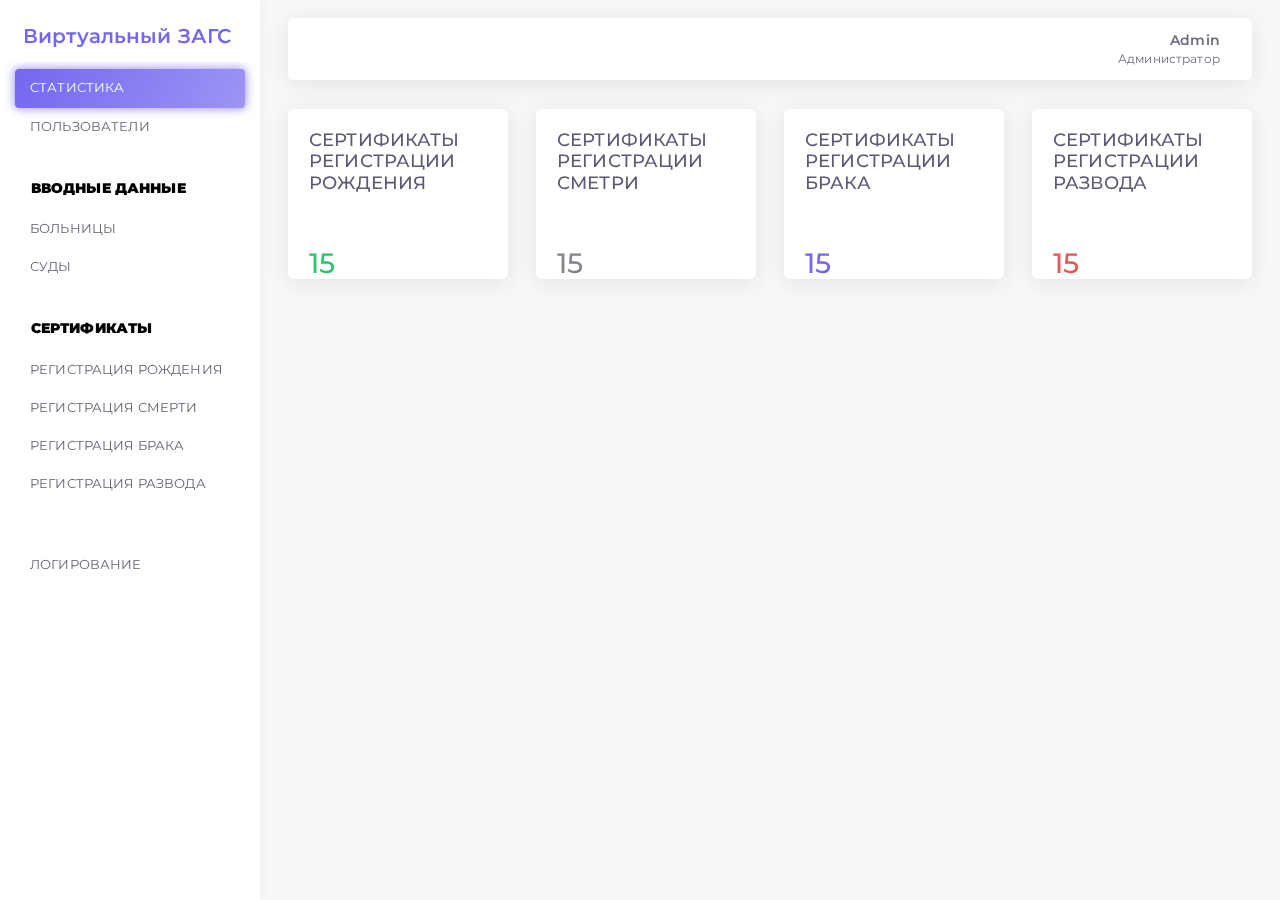
<file: pages/index.html>
<!DOCTYPE html>
<html lang="ru">
  <head>
    <meta http-equiv="Content-Type" content="text/html; charset=UTF-8">
    <meta http-equiv="X-UA-Compatible" content="IE=edge">
    <meta name="viewport" content="width=device-width, initial-scale=1.0, user-scalable=0, minimal-ui">
    <meta name="description" content="Виртуальный ЗАГС">
    <meta name="keywords" content="">
    <meta name="author" content="Kindcode">
    <title>Виртуальный ЗАГС</title>
    <link href="https://fonts.googleapis.com/css2?family=Montserrat:ital,wght@0,300;0,400;0,500;0,600;1,400;1,500;1,600" rel="stylesheet">

    <link rel="stylesheet" type="text/css" href="../app-assets/vendors/css/vendors.min.css">
    <link rel="stylesheet" type="text/css" href="../app-assets/vendors/css/charts/apexcharts.css">
    <link rel="stylesheet" type="text/css" href="../app-assets/vendors/css/tables/datatable/datatables.min.css">
    <link rel="stylesheet" type="text/css" href="../app-assets/vendors/css/tables/datatable/responsive.bootstrap.min.css">


    <link rel="stylesheet" type="text/css" href="../app-assets/css/bootstrap.min.css">
    <link rel="stylesheet" type="text/css" href="../app-assets/css/bootstrap-extended.min.css">
    <link rel="stylesheet" type="text/css" href="../app-assets/css/components.css">

    <link rel="stylesheet" type="text/css" href="../app-assets/css/core/menu/menu-types/vertical-menu.min.css">
    <link rel="stylesheet" type="text/css" href="../app-assets/css/plugins/charts/chart-apex.min.css">
    <link rel="stylesheet" type="text/css" href="../app-assets/css/plugins/extensions/ext-component-toastr.min.css">

    <link rel="stylesheet" type="text/css" href="../assets/css/style.css">

  </head>

  <body class="vertical-layout vertical-menu-modern  navbar-floating footer-static  " data-open="click" data-menu="vertical-menu-modern" data-col="">

    <nav class="header-navbar navbar navbar-expand-lg align-items-center floating-nav navbar-light navbar-shadow">
      <div class="navbar-container d-flex content">
        <ul class="nav navbar-nav align-items-center ml-auto">
          <li class="nav-item dropdown dropdown-user"><a class="nav-link dropdown-toggle dropdown-user-link" id="dropdown-user" href="javascript:void(0);" data-toggle="dropdown" aria-haspopup="true" aria-expanded="false">
              <div class="user-nav d-sm-flex d-none"><span class="user-name font-weight-bolder">Admin</span><span class="user-status">Администратор</span></div></a>
            <div class="dropdown-menu dropdown-menu-right" aria-labelledby="dropdown-user">
              <a class="dropdown-item" href="page-profile.html"><i class="mr-50" data-feather="user"></i> Смена пароля</a>
              <a class="dropdown-item" href="page-auth-login.html"><i class="mr-50" data-feather="power"></i> Выход</a>
            </div>
          </li>
        </ul>
      </div>
    </nav>

    <div class="main-menu menu-fixed menu-light menu-accordion menu-shadow" data-scroll-to-active="true">
      <div class="navbar-header">
        <ul class="nav navbar-nav flex-row">
          <li class="nav-item mr-auto"><a class="navbar-brand" href="./index.html"><span class="brand-logo">
              <h2 class="brand-text">Виртуальный ЗАГС</h2></a></li>
          <li class="nav-item nav-toggle"><a class="nav-link modern-nav-toggle pr-0" data-toggle="collapse"><i class="d-block d-xl-none text-primary toggle-icon font-medium-4" data-feather="x"></i><i class="d-none d-xl-block collapse-toggle-icon font-medium-4  text-primary" data-feather="disc" data-ticon="disc"></i></a></li>
        </ul>
      </div>
      <div class="shadow-bottom"></div>
      <div class="main-menu-content">
        <ul class="navigation navigation-main" id="main-menu-navigation" data-menu="menu-navigation">
          <li class="active"><a href="index.html">СТАТИСТИКА</a></li>
          <li><a href="users-list.html">ПОЛЬЗОВАТЕЛИ</a></li>

          <li class="navigation-header">ВВОДНЫЕ ДАННЫЕ</li>
          <li><a href="hospital-list.html">БОЛЬНИЦЫ</a></li>
          <li><a href="courts-list.html">СУДЫ</a></li>

          <li class="navigation-header">СЕРТИФИКАТЫ</li>
          <li><a href="birth-list.html">РЕГИСТРАЦИЯ РОЖДЕНИЯ</a></li>
          <li><a href="death-list.html">РЕГИСТРАЦИЯ СМЕРТИ</a></li>
          <li><a href="marriage-list.html">РЕГИСТРАЦИЯ БРАКА</a></li>
          <li><a href="divorse-list.html">РЕГИСТРАЦИЯ РАЗВОДА</a></li>

          <li><a class="mt-3" href="logs.html">ЛОГИРОВАНИЕ</a></li>

        </ul>
      </div>
    </div>

    <div class="app-content content ">
      <div class="content-wrapper">
        <div class="content-body">
          <section id="index">

            <div class="row match-height">

              <div class="col-lg-3 col-12">
                <a h class="card">
                  <div class="card-body card-body-min">
                    <div class="d-flex flex-column justify-content-between">
                      <h4 class="mb-25">СЕРТИФИКАТЫ РЕГИСТРАЦИИ РОЖДЕНИЯ</h4>
                      <h1 class="card-text text-success mt-4">15</h1>
                    </div>
                  </div>
                </a>
              </div>

              <div class="col-lg-3 col-12">
                <a href="death-list.js" class="card">
                  <div class="card-body card-body-min">
                    <div class="d-flex flex-column justify-content-between">
                      <h4 class="mb-25">СЕРТИФИКАТЫ РЕГИСТРАЦИИ СМЕТРИ</h4>
                      <h1 class="card-text text-secondary mt-4">15</h1>
                    </div>
                  </div>
                </a>
              </div>

              <div class="col-lg-3 col-12">
                <a href="marriage-list.html" class="card">
                  <div class="card-body card-body-min">
                    <div class="d-flex flex-column justify-content-between">
                      <h4 class="mb-25">СЕРТИФИКАТЫ РЕГИСТРАЦИИ БРАКА</h4>
                      <h1 class="card-text text-primary mt-4">15</h1>
                    </div>
                  </div>
                </a>
              </div>

              <div class="col-lg-3 col-12">
                <a href="divorse-list.html" class="card">
                  <div class="card-body card-body-min">
                    <div class="d-flex flex-column justify-content-between">
                      <h4 class="mb-25">СЕРТИФИКАТЫ РЕГИСТРАЦИИ РАЗВОДА</h4>
                      <h1 class="card-text text-danger mt-4">15</h1>
                    </div>
                  </div>
                </a>
              </div>

            </div>
          </section>
        </div>
      </div>
    </div>
    <footer class="footer footer-static footer-light">

    </footer>
    <button class="btn btn-primary btn-icon scroll-top" type="button"><i data-feather="arrow-up"></i></button>

    <script src="../app-assets/vendors/js/vendors.min.js"></script>

    <script src="../app-assets/vendors/js/charts/apexcharts.min.js"></script>
    <script src="../app-assets/vendors/js/extensions/toastr.min.js"></script>
    <script src="../app-assets/vendors/js/tables/datatable/datatables.min.js"></script>
    <script src="../app-assets/vendors/js/tables/datatable/datatables.buttons.min.js"></script>
    <script src="../app-assets/vendors/js/tables/datatable/datatables.bootstrap4.min.js"></script>
    <script src="../app-assets/vendors/js/tables/datatable/dataTables.responsive.min.js"></script>
    <script src="../app-assets/vendors/js/tables/datatable/responsive.bootstrap.min.js"></script>

    <!-- <script src="../app-assets/js/core/app-menu.js"></script> -->

  </body>
</html>
</file>
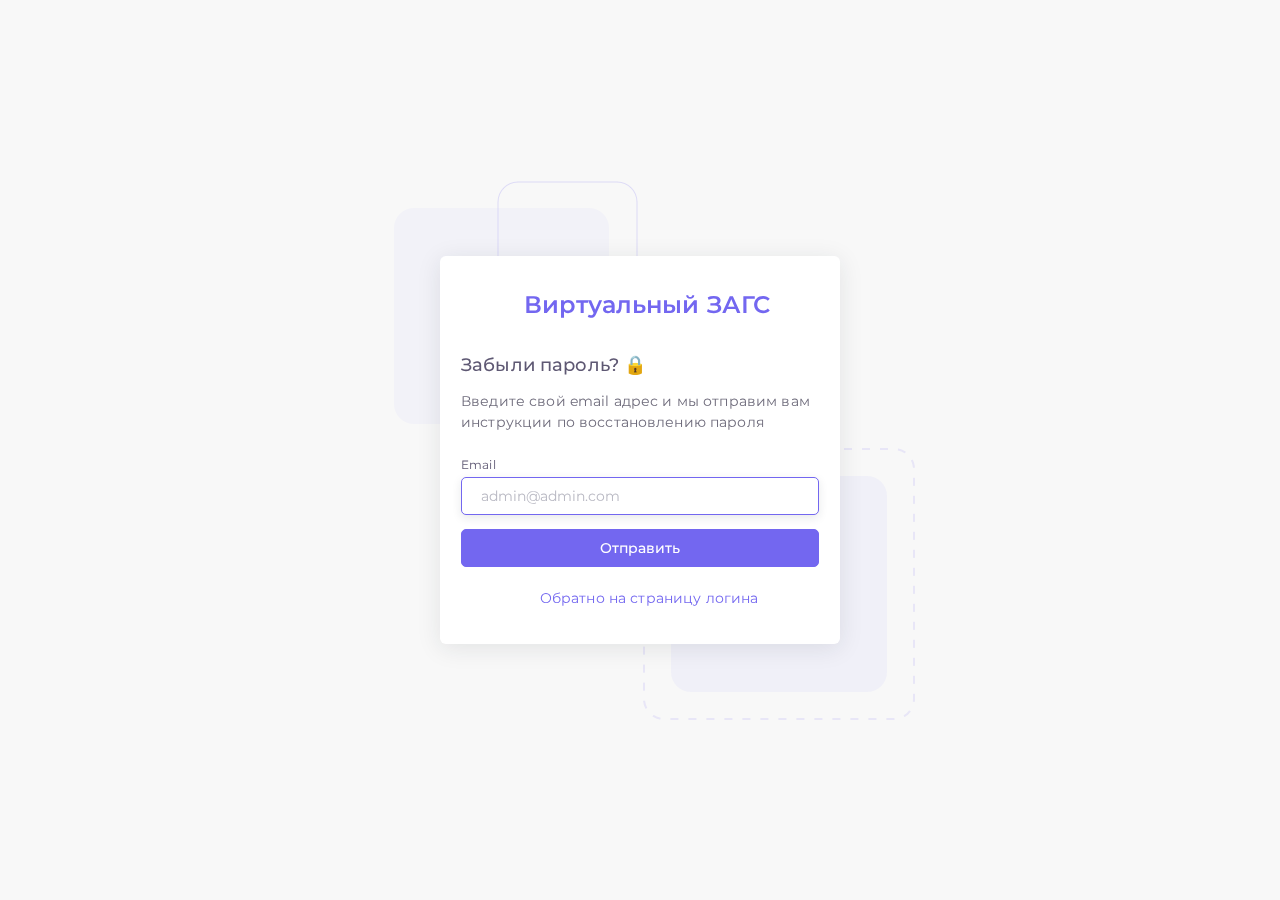
<file: pages/forgot-password.html>
<!DOCTYPE html>
<html lang="ru">
  <head>
    <meta http-equiv="Content-Type" content="text/html; charset=UTF-8">
    <meta http-equiv="X-UA-Compatible" content="IE=edge">
    <meta name="viewport" content="width=device-width, initial-scale=1.0, user-scalable=0, minimal-ui">
    <meta name="author" content="Kindcode">
    <title>Восстановление пароля</title>
    <link href="https://fonts.googleapis.com/css2?family=Montserrat:ital,wght@0,300;0,400;0,500;0,600;1,400;1,500;1,600" rel="stylesheet">


    <link rel="stylesheet" type="text/css" href="../app-assets/vendors/css/vendors.min.css">

    <link rel="stylesheet" type="text/css" href="../app-assets/css/bootstrap.min.css">
    <link rel="stylesheet" type="text/css" href="../app-assets/css/bootstrap-extended.min.css">
    <link rel="stylesheet" type="text/css" href="../app-assets/css/colors.min.css">
    <link rel="stylesheet" type="text/css" href="../app-assets/css/components.css">


    <link rel="stylesheet" type="text/css" href="../app-assets/css/core/menu/menu-types/vertical-menu.min.css">
    <link rel="stylesheet" type="text/css" href="../app-assets/css/plugins/forms/form-validation.css">
    <link rel="stylesheet" type="text/css" href="../app-assets/css/pages/page-auth.min.css">

    <link rel="stylesheet" type="text/css" href="../assets/css/style.css">


  </head>
  <body class="vertical-layout vertical-menu-modern blank-page navbar-floating footer-static  " data-open="click" data-menu="vertical-menu-modern" data-col="blank-page">

    <div class="app-content content ">
      <div class="content-wrapper">
        <div class="content-body"><div class="auth-wrapper auth-v1 px-2">
          <div class="auth-inner py-2">
            <div class="card mb-0">
              <div class="card-body">
                <a href="javascript:void(0);" class="brand-logo">
                    <defs>
                      <lineargradient id="linearGradient-1" x1="100%" y1="10.5120544%" x2="50%" y2="89.4879456%">
                        <stop stop-color="#000000" offset="0%"></stop>
                        <stop stop-color="#FFFFFF" offset="100%"></stop>
                      </lineargradient>
                      <lineargradient id="linearGradient-2" x1="64.0437835%" y1="46.3276743%" x2="37.373316%" y2="100%">
                        <stop stop-color="#EEEEEE" stop-opacity="0" offset="0%"></stop>
                        <stop stop-color="#FFFFFF" offset="100%"></stop>
                      </lineargradient>
                    </defs>
                    <g id="Page-1" stroke="none" stroke-width="1" fill="none" fill-rule="evenodd">
                      <g id="Artboard" transform="translate(-400.000000, -178.000000)">
                        <g id="Group" transform="translate(400.000000, 178.000000)">
                          <path
                            class="text-primary"
                            id="Path"
                            d="M-5.68434189e-14,2.84217094e-14 L39.1816085,2.84217094e-14 L69.3453773,32.2519224 L101.428699,2.84217094e-14 L138.784583,2.84217094e-14 L138.784199,29.8015838 C137.958931,37.3510206 135.784352,42.5567762 132.260463,45.4188507 C128.736573,48.2809251 112.33867,64.5239941 83.0667527,94.1480575 L56.2750821,94.1480575 L6.71554594,44.4188507 C2.46876683,39.9813776 0.345377275,35.1089553 0.345377275,29.8015838 C0.345377275,24.4942122 0.230251516,14.560351 -5.68434189e-14,2.84217094e-14 Z"
                            style="fill: currentColor"
                          ></path>
                          <path
                            id="Path1"
                            d="M69.3453773,32.2519224 L101.428699,1.42108547e-14 L138.784583,1.42108547e-14 L138.784199,29.8015838 C137.958931,37.3510206 135.784352,42.5567762 132.260463,45.4188507 C128.736573,48.2809251 112.33867,64.5239941 83.0667527,94.1480575 L56.2750821,94.1480575 L32.8435758,70.5039241 L69.3453773,32.2519224 Z"
                            fill="url(#linearGradient-1)"
                            opacity="0.2"
                          ></path>
                          <polygon
                            id="Path-2"
                            fill="#000000"
                            opacity="0.049999997"
                            points="69.3922914 32.4202615 32.8435758 70.5039241 54.0490008 16.1851325"
                          ></polygon>
                          <polygon
                            id="Path-21"
                            fill="#000000"
                            opacity="0.099999994"
                            points="69.3922914 32.4202615 32.8435758 70.5039241 58.3683556 20.7402338"
                          ></polygon>
                          <polygon
                            id="Path-3"
                            fill="url(#linearGradient-2)"
                            opacity="0.099999994"
                            points="101.428699 0 83.0667527 94.1480575 130.378721 47.0740288"
                          ></polygon>
                        </g>
                      </g>
                    </g>
                  </svg>
                  <h2 class="brand-text text-primary ml-1">Виртуальный ЗАГС</h2>
                </a>

                <h4 class="card-title mb-1">Забыли пароль? 🔒</h4>
                <p class="card-text mb-2">Введите свой email адрес и мы отправим вам инструкции по восстановлению пароля</p>

                <form class="auth-forgot-password-form mt-2" action="page-auth-reset-password-v1.html" method="POST">
                  <div class="form-group">
                    <label for="forgot-password-email" class="form-label">Email</label>
                    <input
                      type="text"
                      class="form-control"
                      id="forgot-password-email"
                      name="forgot-password-email"
                      placeholder="admin@admin.com"
                      aria-describedby="forgot-password-email"
                      tabindex="1"
                      autofocus
                    />
                  </div>
                  <button class="btn btn-primary btn-block" tabindex="2">Отправить</button>
                </form>

                <p class="text-center mt-2">
                  <a href="login.html"> <i data-feather="chevron-left"></i> Обратно на страницу логина </a>
                </p>
              </div>
            </div>
          </div>
        </div>
      </div>
    </div>

    <script src="../app-assets/vendors/js/vendors.min.js"></script>

    <script src="../app-assets/vendors/js/forms/validation/jquery.validate.min.js"></script>

    <script src="../app-assets/js/scripts/pages/page-auth-forgot-password.min.js"></script>


  </body>
</html>
</file>
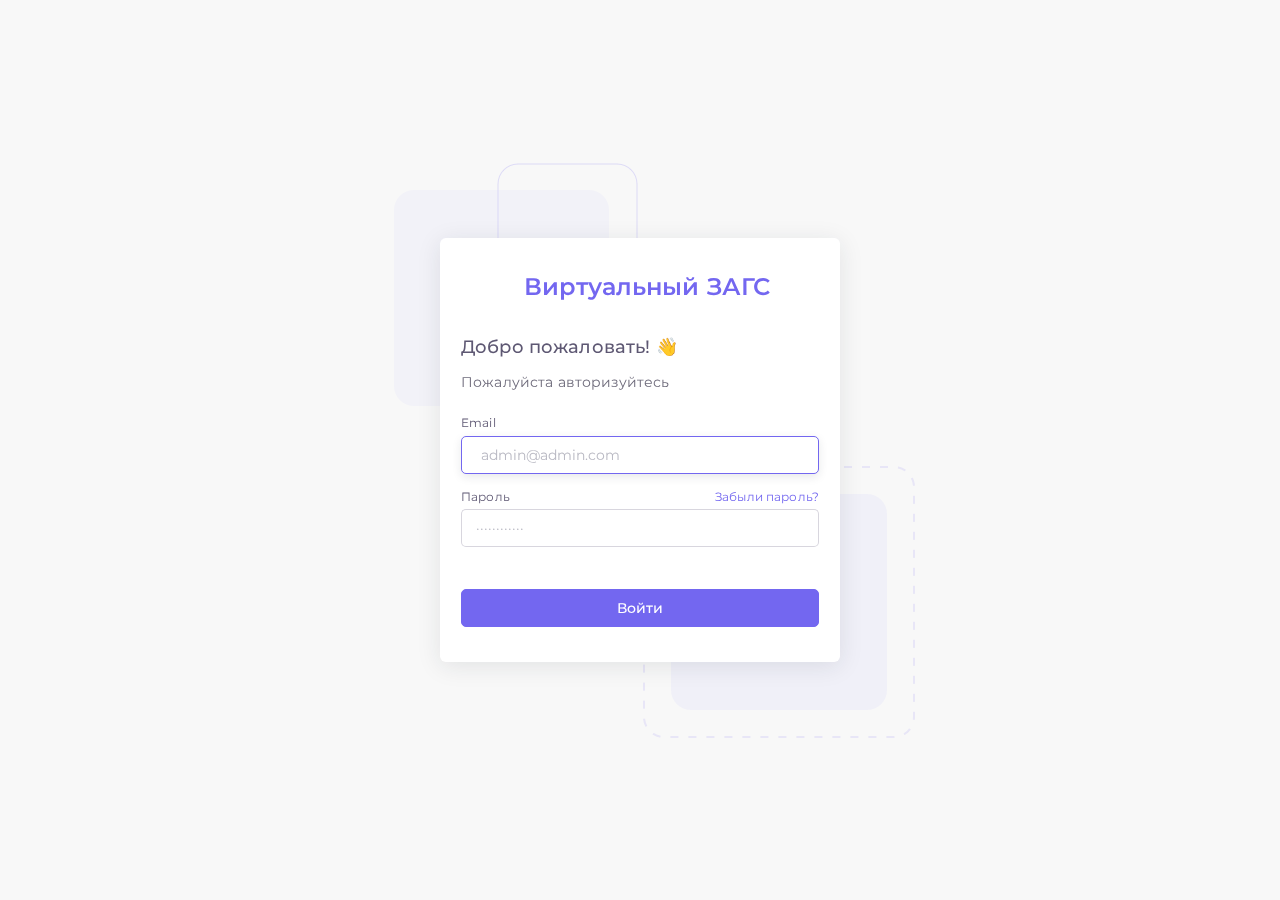
<file: pages/login.html>
<html lang="ru">
  <!-- BEGIN: Head-->
  <head>
    <meta http-equiv="Content-Type" content="text/html; charset=UTF-8">
    <meta http-equiv="X-UA-Compatible" content="IE=edge">
    <meta name="viewport" content="width=device-width, initial-scale=1.0, user-scalable=0, minimal-ui">
    <meta name="author" content="Kindcode">
    <title>Login Page</title>
    <link href="https://fonts.googleapis.com/css2?family=Montserrat:ital,wght@0,300;0,400;0,500;0,600;1,400;1,500;1,600" rel="stylesheet">

    <link rel="stylesheet" type="text/css" href="../app-assets/vendors/css/vendors.min.css">

    <link rel="stylesheet" type="text/css" href="../app-assets/css/bootstrap.min.css">
    <link rel="stylesheet" type="text/css" href="../app-assets/css/bootstrap-extended.min.css">
    <link rel="stylesheet" type="text/css" href="../app-assets/css/colors.min.css">
    <link rel="stylesheet" type="text/css" href="../app-assets/css/components.css">

    <link rel="stylesheet" type="text/css" href="../app-assets/css/core/menu/menu-types/vertical-menu.min.css">
    <link rel="stylesheet" type="text/css" href="../app-assets/css/plugins/forms/form-validation.css">
    <link rel="stylesheet" type="text/css" href="../app-assets/css/pages/page-auth.min.css">

  </head>
  <body class="vertical-layout vertical-menu-modern blank-page navbar-floating footer-static  " data-open="click" data-menu="vertical-menu-modern" data-col="blank-page">
    <!-- BEGIN: Content-->
    <div class="app-content content ">
      <div class="content-overlay"></div>
      <div class="header-navbar-shadow"></div>
      <div class="content-wrapper">
        <div class="content-header row">
        </div>
        <div class="content-body"><div class="auth-wrapper auth-v1 px-2">
  <div class="auth-inner py-2">
    <div class="card mb-0">
      <div class="card-body">
        <a href="javascript:void(0);" class="brand-logo">
            <defs>
              <lineargradient id="linearGradient-1" x1="100%" y1="10.5120544%" x2="50%" y2="89.4879456%">
                <stop stop-color="#000000" offset="0%"></stop>
                <stop stop-color="#FFFFFF" offset="100%"></stop>
              </lineargradient>
              <lineargradient id="linearGradient-2" x1="64.0437835%" y1="46.3276743%" x2="37.373316%" y2="100%">
                <stop stop-color="#EEEEEE" stop-opacity="0" offset="0%"></stop>
                <stop stop-color="#FFFFFF" offset="100%"></stop>
              </lineargradient>
            </defs>
            <g id="Page-1" stroke="none" stroke-width="1" fill="none" fill-rule="evenodd">
              <g id="Artboard" transform="translate(-400.000000, -178.000000)">
                <g id="Group" transform="translate(400.000000, 178.000000)">
                  <path
                    class="text-primary"
                    id="Path"
                    d="M-5.68434189e-14,2.84217094e-14 L39.1816085,2.84217094e-14 L69.3453773,32.2519224 L101.428699,2.84217094e-14 L138.784583,2.84217094e-14 L138.784199,29.8015838 C137.958931,37.3510206 135.784352,42.5567762 132.260463,45.4188507 C128.736573,48.2809251 112.33867,64.5239941 83.0667527,94.1480575 L56.2750821,94.1480575 L6.71554594,44.4188507 C2.46876683,39.9813776 0.345377275,35.1089553 0.345377275,29.8015838 C0.345377275,24.4942122 0.230251516,14.560351 -5.68434189e-14,2.84217094e-14 Z"
                    style="fill: currentColor"
                  ></path>
                  <path
                    id="Path1"
                    d="M69.3453773,32.2519224 L101.428699,1.42108547e-14 L138.784583,1.42108547e-14 L138.784199,29.8015838 C137.958931,37.3510206 135.784352,42.5567762 132.260463,45.4188507 C128.736573,48.2809251 112.33867,64.5239941 83.0667527,94.1480575 L56.2750821,94.1480575 L32.8435758,70.5039241 L69.3453773,32.2519224 Z"
                    fill="url(#linearGradient-1)"
                    opacity="0.2"
                  ></path>
                  <polygon
                    id="Path-2"
                    fill="#000000"
                    opacity="0.049999997"
                    points="69.3922914 32.4202615 32.8435758 70.5039241 54.0490008 16.1851325"
                  ></polygon>
                  <polygon
                    id="Path-21"
                    fill="#000000"
                    opacity="0.099999994"
                    points="69.3922914 32.4202615 32.8435758 70.5039241 58.3683556 20.7402338"
                  ></polygon>
                  <polygon
                    id="Path-3"
                    fill="url(#linearGradient-2)"
                    opacity="0.099999994"
                    points="101.428699 0 83.0667527 94.1480575 130.378721 47.0740288"
                  ></polygon>
                </g>
              </g>
            </g>
          </svg>
          <h2 class="brand-text text-primary ml-1">Виртуальный ЗАГС</h2>
        </a>

        <h4 class="card-title mb-1">Добро пожаловать! 👋</h4>
        <p class="card-text mb-2">Пожалуйста авторизуйтесь</p>

        <form class="auth-login-form mt-2" action="index.html" method="POST">
          <div class="form-group">
            <label for="login-email" class="form-label">Email</label>
            <input
              type="text"
              class="form-control"
              id="login-email"
              name="email"
              placeholder="admin@admin.com"
              aria-describedby="login-email"
              tabindex="1"
              autofocus
            />
          </div>

          <div class="form-group">
            <div class="d-flex justify-content-between">
              <label for="login-password">Пароль</label>
              <a href="forgot-password.html">
                <small>Забыли пароль?</small>
              </a>
            </div>
            <div class="input-group input-group-merge form-password-toggle">
              <input
                type="password"
                class="form-control form-control-merge"
                id="login-password"
                name="password"
                tabindex="2"
                placeholder="&#xb7;&#xb7;&#xb7;&#xb7;&#xb7;&#xb7;&#xb7;&#xb7;&#xb7;&#xb7;&#xb7;&#xb7;"
                aria-describedby="login-password"
              />
              <div class="input-group-append">
                <span class="input-group-text cursor-pointer"><i data-feather="eye"></i></span>
              </div>
            </div>
          </div>
          <button class="btn btn-primary btn-block mt-3" tabindex="4">Войти</button>
        </form>
      </div>
    </div>
  </div>
</div>

        </div>
      </div>
    </div>

    <script src="../app-assets/vendors/js/vendors.min.js"></script>

    <script src="../app-assets/vendors/js/forms/validation/jquery.validate.min.js"></script>

    <script src="../app-assets/js/scripts/pages/page-auth-login.js"></script>

  </body>
</html>
</file>
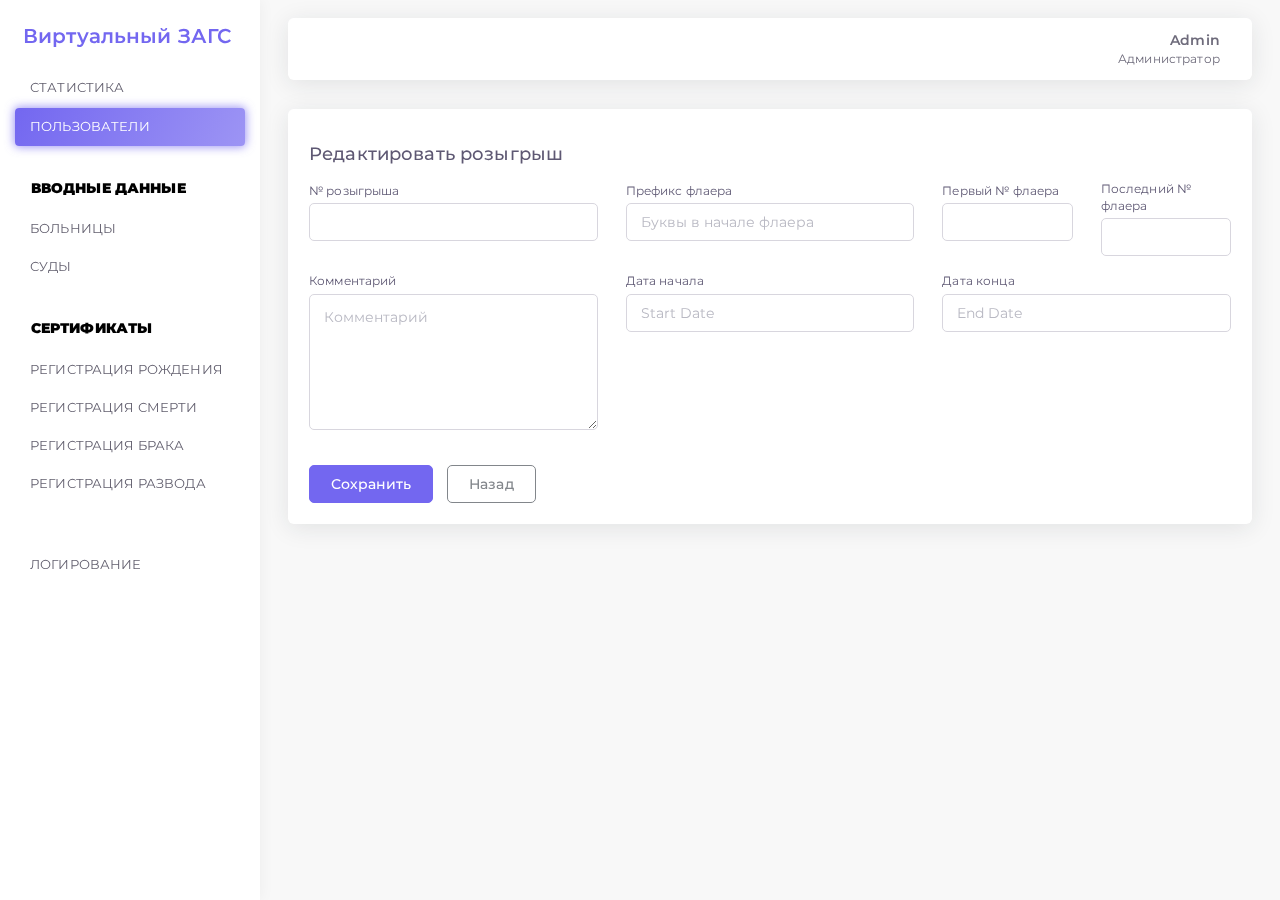
<file: pages/users-edit.html>
<!DOCTYPE html>
  <head>
    <meta http-equiv="Content-Type" content="text/html; charset=UTF-8">
    <meta http-equiv="X-UA-Compatible" content="IE=edge">
    <meta name="viewport" content="width=device-width, initial-scale=1.0, user-scalable=0, minimal-ui">
    <meta name="description" content="Виртуальный ЗАГС">
    <meta name="keywords" content="">
    <meta name="author" content="Kindcode">
    <title>Виртуальный ЗАГС</title>
    <link href="https://fonts.googleapis.com/css2?family=Montserrat:ital,wght@0,300;0,400;0,500;0,600;1,400;1,500;1,600" rel="stylesheet">

    <link rel="stylesheet" type="text/css" href="../app-assets/vendors/css/pickers/flatpickr/flatpickr.min.css">
    <link rel="stylesheet" type="text/css" href="../app-assets/vendors/css/vendors.min.css">
    <link rel="stylesheet" type="text/css" href="../app-assets/vendors/css/charts/apexcharts.css">
    <link rel="stylesheet" type="text/css" href="../app-assets/vendors/css/extensions/toastr.min.css">
    <link rel="stylesheet" type="text/css" href="../app-assets/vendors/css/tables/datatable/datatables.min.css">
    <link rel="stylesheet" type="text/css" href="../app-assets/vendors/css/tables/datatable/responsive.bootstrap.min.css">

    <link rel="stylesheet" type="text/css" href="../app-assets/css/bootstrap.min.css">
    <link rel="stylesheet" type="text/css" href="../app-assets/css/bootstrap-extended.min.css">
    <link rel="stylesheet" type="text/css" href="../app-assets/css/colors.min.css">
    <link rel="stylesheet" type="text/css" href="../app-assets/css/components.css">

    <link rel="stylesheet" type="text/css" href="../app-assets/css/plugins/extensions/ext-component-toastr.min.css">


    <link rel="stylesheet" type="text/css" href="../assets/css/style.css">

  </head>
  <body class="vertical-layout vertical-menu-modern  navbar-floating footer-static  " data-open="click" data-menu="vertical-menu-modern" data-col="">

    <nav class="header-navbar navbar navbar-expand-lg align-items-center floating-nav navbar-light navbar-shadow">
      <div class="navbar-container d-flex content">
        <ul class="nav navbar-nav align-items-center ml-auto">
          <li class="nav-item dropdown dropdown-user"><a class="nav-link dropdown-toggle dropdown-user-link" id="dropdown-user" href="javascript:void(0);" data-toggle="dropdown" aria-haspopup="true" aria-expanded="false">
              <div class="user-nav d-sm-flex d-none"><span class="user-name font-weight-bolder">Admin</span><span class="user-status">Администратор</span></div></a>
            <div class="dropdown-menu dropdown-menu-right" aria-labelledby="dropdown-user">
              <a class="dropdown-item" href="page-profile.html"><i class="mr-50" data-feather="user"></i> Смена пароля</a>
              <a class="dropdown-item" href="page-auth-login.html"><i class="mr-50" data-feather="power"></i> Выход</a>
            </div>
          </li>
        </ul>
      </div>
    </nav>

    <div class="main-menu menu-fixed menu-light menu-accordion menu-shadow" data-scroll-to-active="true">
      <div class="navbar-header">
        <ul class="nav navbar-nav flex-row">
          <li class="nav-item mr-auto"><a class="navbar-brand" href="./index.html"><span class="brand-logo">
              <h2 class="brand-text">Виртуальный ЗАГС</h2></a></li>
          <li class="nav-item nav-toggle"><a class="nav-link modern-nav-toggle pr-0" data-toggle="collapse"><i class="d-block d-xl-none text-primary toggle-icon font-medium-4" data-feather="x"></i><i class="d-none d-xl-block collapse-toggle-icon font-medium-4  text-primary" data-feather="disc" data-ticon="disc"></i></a></li>
        </ul>
      </div>
      <div class="shadow-bottom"></div>
      <div class="main-menu-content">
        <ul class="navigation navigation-main" id="main-menu-navigation" data-menu="menu-navigation">
          <li><a href="index.html">СТАТИСТИКА</a></li>
          <li class="active"><a href="users-list.html">ПОЛЬЗОВАТЕЛИ</a></li>

          <li class="navigation-header">ВВОДНЫЕ ДАННЫЕ</li>
          <li><a href="hospital-list.html">БОЛЬНИЦЫ</a></li>
          <li><a href="courts-list.html">СУДЫ</a></li>

          <li class="navigation-header">СЕРТИФИКАТЫ</li>
          <li><a href="birth-list.html">РЕГИСТРАЦИЯ РОЖДЕНИЯ</a></li>
          <li><a href="death-list.html">РЕГИСТРАЦИЯ СМЕРТИ</a></li>
          <li><a href="marriage-list.html">РЕГИСТРАЦИЯ БРАКА</a></li>
          <li><a href="divorse-list.html">РЕГИСТРАЦИЯ РАЗВОДА</a></li>

          <li><a class="mt-3" href="logs.html">ЛОГИРОВАНИЕ</a></li>

        </ul>
      </div>
    </div>

    <div class="app-content content ">
      <div class="content-wrapper">
        <div class="content-body">
          <section class="app-user-edit">
            <div class="card">
              <div class="card-body">
                <form class="form-validate">
                  <div class="row mt-1">
                    <div class="col-12">
                      <h4 class="mb-1">
                        <span class="align-middle">Редактировать розыгрыш</span>
                      </h4>
                    </div>
                    <div class="col-lg-4 col-md-6">
                      <div class="form-group">
                        <label class="form-label" for="basic-icon-default-fullname">№ розыгрыша</label>
                        <input
                          type="text"
                          class="form-control dt-full-name"
                          id="basic-icon-default-fullname"
                          name="draw_name"
                        />
                      </div>
                    </div>
                    <div class="col-lg-4 col-md-6">
                      <div class="form-group">
                        <label class="form-label" for="basic-icon-default-fullname">Префикс флаера</label>
                        <input
                          type="text"
                          class="form-control dt-full-name"
                          id="basic-icon-default-fullname"
                          placeholder="Буквы в начале флаера"
                          name="prefix"
                        />
                      </div>
                    </div>
                    <div class="col-lg-2 col-md-6">
                      <div class="form-group">
                        <label class="form-label" for="basic-icon-default-fullname">Первый № флаера</label>
                        <input
                          type="number"
                          class="form-control dt-full-name"
                          id="basic-icon-default-fullname"
                          name="start_flaer"
                        />
                      </div>
                    </div>
                    <div class="col-lg-2 col-md-6">
                      <div class="form-group">
                        <label class="form-label" for="basic-icon-default-fullname">Последний № флаера</label>
                        <input
                          type="number"
                          class="form-control dt-full-name"
                          id="basic-icon-default-fullname"
                          name="end_flaer"
                        />
                      </div>
                    </div>
                    <div class="col-lg-4 col-md-6">
                      <div class="form-group">
                          <label for="comment" class="form-label">Комментарий</label>
                          <textarea type="text" class="form-control" rows="5" name="comment" placeholder="Комментарий" ></textarea>
                      </div>
                    </div>
                    <div class="col-lg-4 col-md-6">
                      <div class="form-group">
                        <label for="start-date" class="form-label">Дата начала</label>
                        <input type="text" class="form-control" id="start-date" name="start-date" placeholder="Start Date" />
                      </div>
                    </div>
                    <div class="col-lg-4 col-md-6">
                      <div class="form-group">
                        <label for="end-date" class="form-label">Дата конца</label>
                        <input type="text" class="form-control" id="end-date" name="end-date" placeholder="End Date" />
                      </div>
                    </div>
                  
                    <div class="col-12 d-flex flex-sm-row flex-column mt-2">
                      <button type="submit" class="btn btn-primary mb-1 mb-sm-0 mr-0 mr-sm-1">Сохранить</button>
                      <a href="draw-list.html" class="btn btn-outline-secondary">Назад</a>
                    </div>
                  </div>
                </form>
              </div>
            </div>
          </section>
        </div>
      </div>
    </div>
    <footer class="footer footer-static footer-light">

    </footer>


    <script src="../app-assets/vendors/js/vendors.min.js"></script>

    <script src="../app-assets/vendors/js/forms/validation/jquery.validate.min.js"></script>   
    <script src="../app-assets/vendors/js/forms/select/select2.full.min.js"></script>
    <script src="../app-assets/vendors/js/pickers/flatpickr/flatpickr.min.js"></script>

    <script src="../app-assets/js/scripts/components/components-navs.min.js"></script>

    <script>
      $(window).on('load',  function(){
        if (feather) {
          feather.replace({ width: 14, height: 14 });
        }
      })
    </script>
  </body>
  <!-- END: Body-->
</html>
</file>
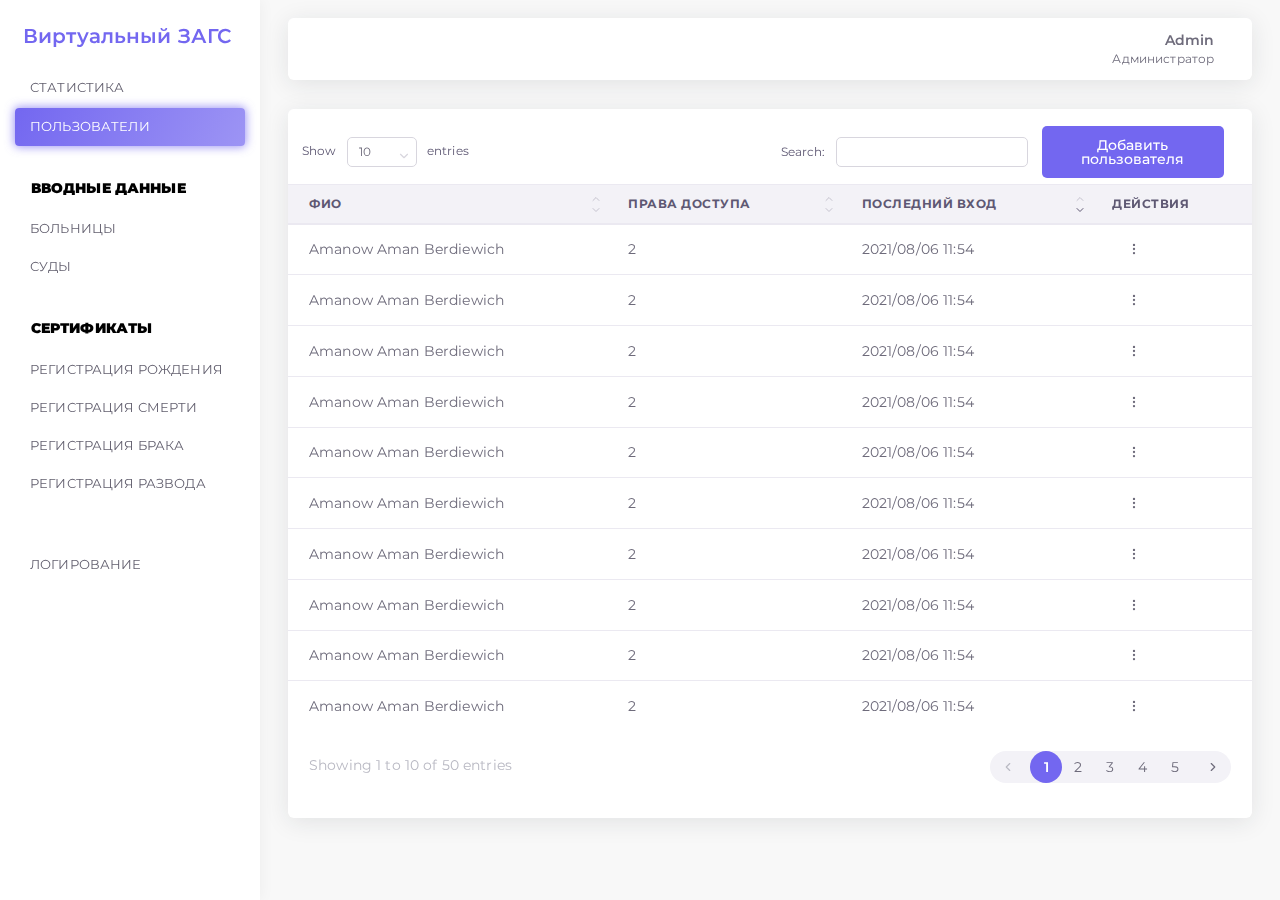
<file: pages/users-list.html>
<!DOCTYPE html>
<html class="loading" lang="en" data-textdirection="ltr">
  <!-- BEGIN: Head-->
  <head>
    <meta http-equiv="Content-Type" content="text/html; charset=UTF-8">
    <meta http-equiv="X-UA-Compatible" content="IE=edge">
    <meta name="viewport" content="width=device-width, initial-scale=1.0, user-scalable=0, minimal-ui">
    <meta name="description" content="Виртуальный ЗАГС">
    <meta name="keywords" content="">
    <meta name="author" content="Kindcode">
    <title>Виртуальный ЗАГС</title>
    <link href="https://fonts.googleapis.com/css2?family=Montserrat:ital,wght@0,300;0,400;0,500;0,600;1,400;1,500;1,600" rel="stylesheet">

    <link rel="stylesheet" type="text/css" href="../app-assets/vendors/css/calendars/fullcalendar.min.css">
    <link rel="stylesheet" type="text/css" href="../app-assets/vendors/css/forms/select/select2.min.css">
    <link rel="stylesheet" type="text/css" href="../app-assets/vendors/css/pickers/flatpickr/flatpickr.min.css">
    <link rel="stylesheet" type="text/css" href="../app-assets/vendors/css/vendors.min.css">
    <link rel="stylesheet" type="text/css" href="../app-assets/vendors/css/charts/apexcharts.css">
    <link rel="stylesheet" type="text/css" href="../app-assets/vendors/css/extensions/toastr.min.css">
    <link rel="stylesheet" type="text/css" href="../app-assets/vendors/css/tables/datatable/datatables.min.css">
    <link rel="stylesheet" type="text/css" href="../app-assets/vendors/css/tables/datatable/responsive.bootstrap.min.css">

    <link rel="stylesheet" type="text/css" href="../app-assets/css/bootstrap.min.css">
    <link rel="stylesheet" type="text/css" href="../app-assets/css/bootstrap-extended.min.css">
    <link rel="stylesheet" type="text/css" href="../app-assets/css/colors.min.css">
    <link rel="stylesheet" type="text/css" href="../app-assets/css/components.css">

    <link rel="stylesheet" type="text/css" href="../app-assets/css/core/menu/menu-types/vertical-menu.min.css">
    <link rel="stylesheet" type="text/css" href="../app-assets/css/plugins/charts/chart-apex.min.css">
    <link rel="stylesheet" type="text/css" href="../app-assets/css/plugins/extensions/ext-component-toastr.min.css">

    <link rel="stylesheet" type="text/css" href="../app-assets/css/pages/app-calendar.css">
    <link rel="stylesheet" type="text/css" href="../assets/css/style.css">

  </head>
    <nav class="header-navbar navbar navbar-expand-lg align-items-center floating-nav navbar-light navbar-shadow">
      <div class="navbar-container d-flex content">
        <ul class="nav navbar-nav align-items-center ml-auto">
          <li class="nav-item dropdown dropdown-user"><a class="nav-link dropdown-toggle dropdown-user-link" id="dropdown-user" href="javascript:void(0);" data-toggle="dropdown" aria-haspopup="true" aria-expanded="false">
              <div class="user-nav d-sm-flex d-none"><span class="user-name font-weight-bolder">Admin</span><span class="user-status">Администратор</span></div></a>
            <div class="dropdown-menu dropdown-menu-right" aria-labelledby="dropdown-user">
              <a class="dropdown-item" href="page-profile.html"><i class="mr-50" data-feather="user"></i> Смена пароля</a>
              <a class="dropdown-item" href="page-auth-login.html"><i class="mr-50" data-feather="power"></i> Выход</a>
            </div>
          </li>
        </ul>
      </div>
    </nav>

    <div class="main-menu menu-fixed menu-light menu-accordion menu-shadow" data-scroll-to-active="true">
      <div class="navbar-header">
        <ul class="nav navbar-nav flex-row">
          <li class="nav-item mr-auto"><a class="navbar-brand" href="./index.html"><span class="brand-logo">
              <h2 class="brand-text">Виртуальный ЗАГС</h2></a></li>
          <li class="nav-item nav-toggle"><a class="nav-link modern-nav-toggle pr-0" data-toggle="collapse"><i class="d-block d-xl-none text-primary toggle-icon font-medium-4" data-feather="x"></i><i class="d-none d-xl-block collapse-toggle-icon font-medium-4  text-primary" data-feather="disc" data-ticon="disc"></i></a></li>
        </ul>
      </div>
      <div class="shadow-bottom"></div>
      <div class="main-menu-content">
        <ul class="navigation navigation-main" id="main-menu-navigation" data-menu="menu-navigation">
          <li><a href="index.html">СТАТИСТИКА</a></li>
          <li class="active"><a href="users-list.html">ПОЛЬЗОВАТЕЛИ</a></li>

          <li class="navigation-header">ВВОДНЫЕ ДАННЫЕ</li>
          <li><a href="hospital-list.html">БОЛЬНИЦЫ</a></li>
          <li><a href="courts-list.html">СУДЫ</a></li>

          <li class="navigation-header">СЕРТИФИКАТЫ</li>
          <li><a href="birth-list.html">РЕГИСТРАЦИЯ РОЖДЕНИЯ</a></li>
          <li><a href="death-list.html">РЕГИСТРАЦИЯ СМЕРТИ</a></li>
          <li><a href="marriage-list.html">РЕГИСТРАЦИЯ БРАКА</a></li>
          <li><a href="divorse-list.html">РЕГИСТРАЦИЯ РАЗВОДА</a></li>

          <li><a class="mt-3" href="logs.html">ЛОГИРОВАНИЕ</a></li>

        </ul>
      </div>
    </div>

    <div class="app-content content ">
      <div class="content-overlay"></div>
      <div class="header-navbar-shadow"></div>
      <div class="content-wrapper">
        <div class="content-header row">
        </div>
        <div class="content-body">
          <section class="app-user-list">
            <!-- list section start -->   
            <div class="card">
              <div class="card-datatable table-responsive pt-0">
                <table class="users-list-table table">
                  <thead class="thead-light">
                    <tr>
                      <th>ФИО</th>
                      <th>Права доступа</th>
                      <th>Последний вход</th>

                      <th></th>
                    </tr>
                  </thead>
                </table>
              </div>
              <!-- Modal to add new user starts-->
              <div class="modal modal-slide-in new-user-modal fade" id="modals-slide-in">
                <div class="modal-dialog">
                  <form class="add-new-user event-form modal-content pt-0">
                    <button type="button" class="close" data-dismiss="modal" aria-label="Close">×</button>
                    <div class="modal-header mb-1">
                      <h5 class="modal-title" id="exampleModalLabel">Добавить пользователя</h5>
                    </div>
                    <div class="modal-body flex-grow-1">
                      <div class="form-group">
                        <label class="form-label">Фамилия</label>
                        <input
                          type="text"
                          class="form-control"
                          name="lastname"
                          required
                        />
                      </div>
                      <div class="form-group">
                        <label class="form-label">Имя</label>
                        <input
                          type="text"
                          class="form-control"
                          name="name"
                          required
                        />
                      </div>
                      <div class="form-group">
                        <label class="form-label">Отчество</label>
                        <input
                          type="text"
                          class="form-control"
                          name="fathername"
                          required
                        />
                      </div>
                      <div class="form-group">
                        <label class="form-label">Права доступа</label>
                        <select
                          class="form-control"
                          name="role"
                          required
                        >
                          <option value="0">Администратор</option>
                          <option value="1">Работник больницы</option>
                          <option value="2">Работник органов опеки</option>
                          <option value="3">Работник ЗАГСа</option>

                        </select>
                      </div>
                      <div class="form-group">
                        <label class="form-label">Больница</label>
                        <select
                          class="form-control"
                          name="role"
                          required
                        >
                          <option value="0">Перенаталка</option>
                          <option value="1">Эне Мяхри</option>

                        </select>
                      </div>
                      <div class="form-group">
                        <label class="form-label">Логин</label>
                        <input
                          type="text"
                          class="form-control"
                          name="login"
                          required
                        />
                      </div>
                      <div class="form-group">
                        <label class="form-label">Пароль</label>
                        <input
                          type="password"
                          class="form-control"
                          name="password"
                          required
                        />
                      </div>
                      <div class="form-group">
                        <label class="form-label">Подтверждение пароля</label>
                        <input
                          type="password"
                          class="form-control"
                          name="password-confirmation"
                          required
                        />
                      </div>
                      <button type="submit" class="btn btn-primary mr-1 mt-2 data-submit">Добавить</button>
                      <button type="reset" class="btn btn-outline-secondary mt-2" data-dismiss="modal">Отмена</button>
                    </div>
                  </form>
                </div>
              </div>
              <!-- Modal to add new user Ends-->
            </div>
            <!-- list section end -->
          </section>

        </div>
      </div>
    </div>
    <footer class="footer footer-static footer-light">

    </footer>
    <button class="btn btn-primary btn-icon scroll-top" type="button"><i data-feather="arrow-up"></i></button>

    <script src="../app-assets/vendors/js/vendors.min.js"></script>

    <script src="../app-assets/vendors/js/extensions/moment.min.js"></script>
    <script src="../app-assets/vendors/js/forms/select/select2.full.min.js"></script>
    <script src="../app-assets/vendors/js/pickers/flatpickr/flatpickr.min.js"></script>
    <script src="../app-assets/vendors/js/tables/datatable/jquery.dataTables.min.js"></script>
    <script src="../app-assets/vendors/js/tables/datatable/datatables.bootstrap4.min.js"></script>
    <script src="../app-assets/vendors/js/tables/datatable/dataTables.responsive.min.js"></script>
    <script src="../app-assets/vendors/js/tables/datatable/responsive.bootstrap4.js"></script>
    <script src="../app-assets/vendors/js/tables/datatable/datatables.buttons.min.js"></script>
    <script src="../app-assets/vendors/js/tables/datatable/buttons.bootstrap4.min.js"></script>
    <script src="../app-assets/vendors/js/forms/validation/jquery.validate.min.js"></script>

    <script src="../app-assets/js/users-list.js"></script>

  </body>
  <!-- END: Body-->
</html>
</file>
<file: app-assets/vendors/css/charts/apexcharts.css>
.apexcharts-canvas {
  position: relative;
  user-select: none;
  /* cannot give overflow: hidden as it will crop tooltips which overflow outside chart area */
}

/* scrollbar is not visible by default for legend, hence forcing the visibility */
.apexcharts-canvas ::-webkit-scrollbar {
  -webkit-appearance: none;
  width: 6px;
}

.apexcharts-canvas ::-webkit-scrollbar-thumb {
  border-radius: 4px;
  background-color: rgba(0, 0, 0, 0.5);
  box-shadow: 0 0 1px rgba(255, 255, 255, 0.5);
  -webkit-box-shadow: 0 0 1px rgba(255, 255, 255, 0.5);
}

.apexcharts-inner {
  position: relative;
}

.apexcharts-text tspan {
  font-family: inherit;
}

.legend-mouseover-inactive {
  transition: 0.15s ease all;
  opacity: 0.2;
}

.apexcharts-series-collapsed {
  opacity: 0;
}

.apexcharts-tooltip {
  border-radius: 5px;
  box-shadow: 2px 2px 6px -4px #999;
  cursor: default;
  font-size: 14px;
  left: 62px;
  opacity: 0;
  pointer-events: none;
  position: absolute;
  top: 20px;
  display: flex;
  flex-direction: column;
  overflow: hidden;
  white-space: nowrap;
  z-index: 12;
  transition: 0.15s ease all;
}

.apexcharts-tooltip.apexcharts-active {
  opacity: 1;
  transition: 0.15s ease all;
}

.apexcharts-tooltip.apexcharts-theme-light {
  border: 1px solid #e3e3e3;
  background: rgba(255, 255, 255, 0.96);
}

.apexcharts-tooltip.apexcharts-theme-dark {
  color: #fff;
  background: rgba(30, 30, 30, 0.8);
}

.apexcharts-tooltip * {
  font-family: inherit;
}

.apexcharts-tooltip-title {
  padding: 6px;
  font-size: 15px;
  margin-bottom: 4px;
}

.apexcharts-tooltip.apexcharts-theme-light .apexcharts-tooltip-title {
  background: #eceff1;
  border-bottom: 1px solid #ddd;
}

.apexcharts-tooltip.apexcharts-theme-dark .apexcharts-tooltip-title {
  background: rgba(0, 0, 0, 0.7);
  border-bottom: 1px solid #333;
}

.apexcharts-tooltip-text-value,
.apexcharts-tooltip-text-z-value {
  display: inline-block;
  font-weight: 600;
  margin-left: 5px;
}

.apexcharts-tooltip-text-z-label:empty,
.apexcharts-tooltip-text-z-value:empty {
  display: none;
}

.apexcharts-tooltip-text-value,
.apexcharts-tooltip-text-z-value {
  font-weight: 600;
}

.apexcharts-tooltip-marker {
  width: 12px;
  height: 12px;
  position: relative;
  top: 0px;
  margin-right: 10px;
  border-radius: 50%;
}

.apexcharts-tooltip-series-group {
  padding: 0 10px;
  display: none;
  text-align: left;
  justify-content: left;
  align-items: center;
}

.apexcharts-tooltip-series-group.apexcharts-active .apexcharts-tooltip-marker {
  opacity: 1;
}

.apexcharts-tooltip-series-group.apexcharts-active,
.apexcharts-tooltip-series-group:last-child {
  padding-bottom: 4px;
}

.apexcharts-tooltip-series-group-hidden {
  opacity: 0;
  height: 0;
  line-height: 0;
  padding: 0 !important;
}

.apexcharts-tooltip-y-group {
  padding: 6px 0 5px;
}

.apexcharts-tooltip-candlestick {
  padding: 4px 8px;
}

.apexcharts-tooltip-candlestick > div {
  margin: 4px 0;
}

.apexcharts-tooltip-candlestick span.value {
  font-weight: bold;
}

.apexcharts-tooltip-rangebar {
  padding: 5px 8px;
}

.apexcharts-tooltip-rangebar .category {
  font-weight: 600;
  color: #777;
}

.apexcharts-tooltip-rangebar .series-name {
  font-weight: bold;
  display: block;
  margin-bottom: 5px;
}

.apexcharts-xaxistooltip {
  opacity: 0;
  padding: 9px 10px;
  pointer-events: none;
  color: #373d3f;
  font-size: 13px;
  text-align: center;
  border-radius: 2px;
  position: absolute;
  z-index: 10;
  background: #eceff1;
  border: 1px solid #90a4ae;
  transition: 0.15s ease all;
}

.apexcharts-xaxistooltip.apexcharts-theme-dark {
  background: rgba(0, 0, 0, 0.7);
  border: 1px solid rgba(0, 0, 0, 0.5);
  color: #fff;
}

.apexcharts-xaxistooltip:after,
.apexcharts-xaxistooltip:before {
  left: 50%;
  border: solid transparent;
  content: ' ';
  height: 0;
  width: 0;
  position: absolute;
  pointer-events: none;
}

.apexcharts-xaxistooltip:after {
  border-color: rgba(236, 239, 241, 0);
  border-width: 6px;
  margin-left: -6px;
}

.apexcharts-xaxistooltip:before {
  border-color: rgba(144, 164, 174, 0);
  border-width: 7px;
  margin-left: -7px;
}

.apexcharts-xaxistooltip-bottom:after,
.apexcharts-xaxistooltip-bottom:before {
  bottom: 100%;
}

.apexcharts-xaxistooltip-top:after,
.apexcharts-xaxistooltip-top:before {
  top: 100%;
}

.apexcharts-xaxistooltip-bottom:after {
  border-bottom-color: #eceff1;
}

.apexcharts-xaxistooltip-bottom:before {
  border-bottom-color: #90a4ae;
}

.apexcharts-xaxistooltip-bottom.apexcharts-theme-dark:after {
  border-bottom-color: rgba(0, 0, 0, 0.5);
}

.apexcharts-xaxistooltip-bottom.apexcharts-theme-dark:before {
  border-bottom-color: rgba(0, 0, 0, 0.5);
}

.apexcharts-xaxistooltip-top:after {
  border-top-color: #eceff1;
}

.apexcharts-xaxistooltip-top:before {
  border-top-color: #90a4ae;
}

.apexcharts-xaxistooltip-top.apexcharts-theme-dark:after {
  border-top-color: rgba(0, 0, 0, 0.5);
}

.apexcharts-xaxistooltip-top.apexcharts-theme-dark:before {
  border-top-color: rgba(0, 0, 0, 0.5);
}

.apexcharts-xaxistooltip.apexcharts-active {
  opacity: 1;
  transition: 0.15s ease all;
}

.apexcharts-yaxistooltip {
  opacity: 0;
  padding: 4px 10px;
  pointer-events: none;
  color: #373d3f;
  font-size: 13px;
  text-align: center;
  border-radius: 2px;
  position: absolute;
  z-index: 10;
  background: #eceff1;
  border: 1px solid #90a4ae;
}

.apexcharts-yaxistooltip.apexcharts-theme-dark {
  background: rgba(0, 0, 0, 0.7);
  border: 1px solid rgba(0, 0, 0, 0.5);
  color: #fff;
}

.apexcharts-yaxistooltip:after,
.apexcharts-yaxistooltip:before {
  top: 50%;
  border: solid transparent;
  content: ' ';
  height: 0;
  width: 0;
  position: absolute;
  pointer-events: none;
}

.apexcharts-yaxistooltip:after {
  border-color: rgba(236, 239, 241, 0);
  border-width: 6px;
  margin-top: -6px;
}

.apexcharts-yaxistooltip:before {
  border-color: rgba(144, 164, 174, 0);
  border-width: 7px;
  margin-top: -7px;
}

.apexcharts-yaxistooltip-left:after,
.apexcharts-yaxistooltip-left:before {
  left: 100%;
}

.apexcharts-yaxistooltip-right:after,
.apexcharts-yaxistooltip-right:before {
  right: 100%;
}

.apexcharts-yaxistooltip-left:after {
  border-left-color: #eceff1;
}

.apexcharts-yaxistooltip-left:before {
  border-left-color: #90a4ae;
}

.apexcharts-yaxistooltip-left.apexcharts-theme-dark:after {
  border-left-color: rgba(0, 0, 0, 0.5);
}

.apexcharts-yaxistooltip-left.apexcharts-theme-dark:before {
  border-left-color: rgba(0, 0, 0, 0.5);
}

.apexcharts-yaxistooltip-right:after {
  border-right-color: #eceff1;
}

.apexcharts-yaxistooltip-right:before {
  border-right-color: #90a4ae;
}

.apexcharts-yaxistooltip-right.apexcharts-theme-dark:after {
  border-right-color: rgba(0, 0, 0, 0.5);
}

.apexcharts-yaxistooltip-right.apexcharts-theme-dark:before {
  border-right-color: rgba(0, 0, 0, 0.5);
}

.apexcharts-yaxistooltip.apexcharts-active {
  opacity: 1;
}

.apexcharts-yaxistooltip-hidden {
  display: none;
}

.apexcharts-xcrosshairs,
.apexcharts-ycrosshairs {
  pointer-events: none;
  opacity: 0;
  transition: 0.15s ease all;
}

.apexcharts-xcrosshairs.apexcharts-active,
.apexcharts-ycrosshairs.apexcharts-active {
  opacity: 1;
  transition: 0.15s ease all;
}

.apexcharts-ycrosshairs-hidden {
  opacity: 0;
}

.apexcharts-selection-rect {
  cursor: move;
}

.svg_select_boundingRect,
.svg_select_points_rot {
  pointer-events: none;
  opacity: 0;
  visibility: hidden;
}
.apexcharts-selection-rect + g .svg_select_boundingRect,
.apexcharts-selection-rect + g .svg_select_points_rot {
  opacity: 0;
  visibility: hidden;
}

.apexcharts-selection-rect + g .svg_select_points_l,
.apexcharts-selection-rect + g .svg_select_points_r {
  cursor: ew-resize;
  opacity: 1;
  visibility: visible;
}

.svg_select_points {
  fill: #efefef;
  stroke: #333;
  rx: 2;
}

.apexcharts-svg.apexcharts-zoomable.hovering-zoom {
  cursor: crosshair;
}

.apexcharts-svg.apexcharts-zoomable.hovering-pan {
  cursor: move;
}

.apexcharts-zoom-icon,
.apexcharts-zoomin-icon,
.apexcharts-zoomout-icon,
.apexcharts-reset-icon,
.apexcharts-pan-icon,
.apexcharts-selection-icon,
.apexcharts-menu-icon,
.apexcharts-toolbar-custom-icon {
  cursor: pointer;
  width: 20px;
  height: 20px;
  line-height: 24px;
  color: #6e8192;
  text-align: center;
}

.apexcharts-zoom-icon svg,
.apexcharts-zoomin-icon svg,
.apexcharts-zoomout-icon svg,
.apexcharts-reset-icon svg,
.apexcharts-menu-icon svg {
  fill: #6e8192;
}

.apexcharts-selection-icon svg {
  fill: #444;
  transform: scale(0.76);
}

.apexcharts-theme-dark .apexcharts-zoom-icon svg,
.apexcharts-theme-dark .apexcharts-zoomin-icon svg,
.apexcharts-theme-dark .apexcharts-zoomout-icon svg,
.apexcharts-theme-dark .apexcharts-reset-icon svg,
.apexcharts-theme-dark .apexcharts-pan-icon svg,
.apexcharts-theme-dark .apexcharts-selection-icon svg,
.apexcharts-theme-dark .apexcharts-menu-icon svg,
.apexcharts-theme-dark .apexcharts-toolbar-custom-icon svg {
  fill: #f3f4f5;
}

.apexcharts-canvas .apexcharts-zoom-icon.apexcharts-selected svg,
.apexcharts-canvas .apexcharts-selection-icon.apexcharts-selected svg,
.apexcharts-canvas .apexcharts-reset-zoom-icon.apexcharts-selected svg {
  fill: #008ffb;
}

.apexcharts-theme-light .apexcharts-selection-icon:not(.apexcharts-selected):hover svg,
.apexcharts-theme-light .apexcharts-zoom-icon:not(.apexcharts-selected):hover svg,
.apexcharts-theme-light .apexcharts-zoomin-icon:hover svg,
.apexcharts-theme-light .apexcharts-zoomout-icon:hover svg,
.apexcharts-theme-light .apexcharts-reset-icon:hover svg,
.apexcharts-theme-light .apexcharts-menu-icon:hover svg {
  fill: #333;
}

.apexcharts-selection-icon,
.apexcharts-menu-icon {
  position: relative;
}

.apexcharts-reset-icon {
  margin-left: 5px;
}

.apexcharts-zoom-icon,
.apexcharts-reset-icon,
.apexcharts-menu-icon {
  transform: scale(0.85);
}

.apexcharts-zoomin-icon,
.apexcharts-zoomout-icon {
  transform: scale(0.7);
}

.apexcharts-zoomout-icon {
  margin-right: 3px;
}

.apexcharts-pan-icon {
  transform: scale(0.62);
  position: relative;
  left: 1px;
  top: 0px;
}

.apexcharts-pan-icon svg {
  fill: #fff;
  stroke: #6e8192;
  stroke-width: 2;
}

.apexcharts-pan-icon.apexcharts-selected svg {
  stroke: #008ffb;
}

.apexcharts-pan-icon:not(.apexcharts-selected):hover svg {
  stroke: #333;
}

.apexcharts-toolbar {
  position: absolute;
  z-index: 11;
  max-width: 176px;
  text-align: right;
  border-radius: 3px;
  padding: 0px 6px 2px 6px;
  display: flex;
  justify-content: space-between;
  align-items: center;
}

.apexcharts-menu {
  background: #fff;
  position: absolute;
  top: 100%;
  border: 1px solid #ddd;
  border-radius: 3px;
  padding: 3px;
  right: 10px;
  opacity: 0;
  min-width: 110px;
  transition: 0.15s ease all;
  pointer-events: none;
}

.apexcharts-menu.apexcharts-menu-open {
  opacity: 1;
  pointer-events: all;
  transition: 0.15s ease all;
}

.apexcharts-menu-item {
  padding: 6px 7px;
  font-size: 12px;
  cursor: pointer;
}

.apexcharts-theme-light .apexcharts-menu-item:hover {
  background: #eee;
}

.apexcharts-theme-dark .apexcharts-menu {
  background: rgba(0, 0, 0, 0.7);
  color: #fff;
}

@media screen and (min-width: 768px) {
  .apexcharts-canvas:hover .apexcharts-toolbar {
    opacity: 1;
  }
}

.apexcharts-datalabel.apexcharts-element-hidden {
  opacity: 0;
}

.apexcharts-pie-label,
.apexcharts-datalabels,
.apexcharts-datalabel,
.apexcharts-datalabel-label,
.apexcharts-datalabel-value {
  cursor: default;
  pointer-events: none;
}

.apexcharts-pie-label-delay {
  opacity: 0;
  animation-name: opaque;
  animation-duration: 0.3s;
  animation-fill-mode: forwards;
  animation-timing-function: ease;
}

.apexcharts-canvas .apexcharts-element-hidden {
  opacity: 0;
}

.apexcharts-hide .apexcharts-series-points {
  opacity: 0;
}

.apexcharts-gridline,
.apexcharts-annotation-rect,
.apexcharts-tooltip .apexcharts-marker,
.apexcharts-area-series .apexcharts-area,
.apexcharts-line,
.apexcharts-zoom-rect,
.apexcharts-toolbar svg,
.apexcharts-area-series .apexcharts-series-markers .apexcharts-marker.no-pointer-events,
.apexcharts-line-series .apexcharts-series-markers .apexcharts-marker.no-pointer-events,
.apexcharts-radar-series path,
.apexcharts-radar-series polygon {
  pointer-events: none;
}

/* markers */

.apexcharts-marker {
  transition: 0.15s ease all;
}

@keyframes opaque {
  0% {
    opacity: 0;
  }
  100% {
    opacity: 1;
  }
}

/* Resize generated styles */

@keyframes resizeanim {
  from {
    opacity: 0;
  }
  to {
    opacity: 0;
  }
}

.resize-triggers {
  animation: 1ms resizeanim;
  visibility: hidden;
  opacity: 0;
}

.resize-triggers,
.resize-triggers > div,
.contract-trigger:before {
  content: ' ';
  display: block;
  position: absolute;
  top: 0;
  left: 0;
  height: 100%;
  width: 100%;
  overflow: hidden;
}

.resize-triggers > div {
  background: #eee;
  overflow: auto;
}

.contract-trigger:before {
  width: 200%;
  height: 200%;
}
</file>
<file: app-assets/css/components.css>
html {
  font-size : 14px;
  height : 100%;
  letter-spacing : 0.01rem;
}

html body {
  height : 100%;
  background-color : #F8F8F8;
  direction : ltr;
}

html body p {
  line-height : 1.5rem;
}

html .content {
  padding : 0;
  position : relative;
  -webkit-transition : 300ms ease all;
          transition : 300ms ease all;
  -webkit-backface-visibility : hidden;
          backface-visibility : hidden;
  min-height : calc(100% - 3.35rem);
  margin-left : 260px;
}

html .content.app-content {
  padding : calc(2rem + 4.45rem + 1.3rem) 2rem 0;
}

html .content.app-content.show-overlay .content-overlay {
  z-index : 10;
  opacity : 1;
}

html .content.app-content.show-overlay .content-overlay ~ .header-navbar-shadow {
  display : none;
}

html .content.app-content .content-overlay {
  position : fixed;
  opacity : 0;
  width : 100%;
  height : 100%;
  top : 0;
  left : 0;
  right : 0;
  bottom : 0;
  background-color : rgba(34, 41, 47, 0.5);
  cursor : pointer;
  -webkit-transition : all 0.7s, z-index 0s;
          transition : all 0.7s, z-index 0s;
  z-index : -1;
}

html .content.app-content .content-area-wrapper {
  display : -webkit-box;
  display : -webkit-flex;
  display : -ms-flexbox;
  display :         flex;
  position : relative;
  overflow : hidden;
}

html .content.app-content .content-area-wrapper .content-wrapper, html .content.app-content .content-area-wrapper .content-body {
  height : 100%;
}

html .content .body-content-overlay {
  top : 0;
  left : 0;
  right : 0;
  bottom : 0;
  position : absolute;
  display : block;
  z-index : 4;
  visibility : hidden;
  opacity : 0;
  -webkit-transition : all 0.3s ease;
          transition : all 0.3s ease;
}

html .content .body-content-overlay.show {
  visibility : visible;
  -webkit-transition : all 0.3s ease;
          transition : all 0.3s ease;
  opacity : 1;
  background-color : rgba(34, 41, 47, 0.2);
  border-radius : 0.1785rem;
}

html .content .content-wrapper .content-header-title {
  font-weight : 500;
  color : #636363;
  padding-right : 1rem;
  border-right : 1px solid #D6DCE1;
}

html .content .content-wrapper .content-header-right .dropdown-toggle::after {
  display : none;
}

html .content .content-wrapper .content-header-right .dropdown-toggle i, html .content .content-wrapper .content-header-right .dropdown-toggle svg {
  margin-right : 0;
}

html .content .content-wrapper .content-header-right .btn-icon {
  padding : 0.8rem;
}

html .content .content-wrapper .content-header-right .btn-icon i, html .content .content-wrapper .content-header-right .btn-icon svg {
  height : 1rem;
  width : 1rem;
}

html .navbar-floating.footer-static .app-content .content-area-wrapper, html .navbar-floating.footer-static .app-content .kanban-wrapper {
  height : calc( 100vh - calc( calc(2rem * 1) + 4.45rem + 3.35rem + 1.3rem + 0rem ));
  height : calc( var(--vh, 1vh) * 100 - calc( calc(2rem * 1) + 4.45rem + 3.35rem + 1.3rem + 0rem ));
}

@media (max-width: 575.98px) {
  html .navbar-floating.footer-static .app-content .content-area-wrapper, html .navbar-floating.footer-static .app-content .kanban-wrapper {
    height : calc( 100vh - calc( calc(calc(2rem * 1) - calc(0.8rem * 1)) + 4.45rem + 3.35rem + 1.3rem + 0rem ));
    height : calc( var(--vh, 1vh) * 100 - calc( calc(calc(2rem * 1) - calc(0.8rem * 1)) + 4.45rem + 3.35rem + 1.3rem + 0rem ));
  }
}

html .navbar-floating.footer-hidden .app-content .content-area-wrapper, html .navbar-floating.footer-hidden .app-content .kanban-wrapper {
  height : calc( 100vh - calc( calc(2rem * 2) + 4.45rem + 0rem + 1.3rem + 0rem ));
  height : calc( var(--vh, 1vh) * 100 - calc( calc(2rem * 2) + 4.45rem + 0rem + 1.3rem + 0rem ));
}

@media (max-width: 575.98px) {
  html .navbar-floating.footer-hidden .app-content .content-area-wrapper, html .navbar-floating.footer-hidden .app-content .kanban-wrapper {
    height : calc( 100vh - calc( calc(calc(2rem * 2) - calc(0.8rem * 2)) + 4.45rem + 0rem + 1.3rem + 0rem ));
    height : calc( var(--vh, 1vh) * 100 - calc( calc(calc(2rem * 2) - calc(0.8rem * 2)) + 4.45rem + 0rem + 1.3rem + 0rem ));
  }
}

html .navbar-floating.footer-fixed .app-content .content-area-wrapper, html .navbar-floating.footer-fixed .app-content .kanban-wrapper {
  height : calc( 100vh - calc( calc(2rem * 2) + 4.45rem + 3.35rem + 1.3rem + 0rem ));
  height : calc( var(--vh, 1vh) * 100 - calc( calc(2rem * 2) + 4.45rem + 3.35rem + 1.3rem + 0rem ));
}

@media (max-width: 575.98px) {
  html .navbar-floating.footer-fixed .app-content .content-area-wrapper, html .navbar-floating.footer-fixed .app-content .kanban-wrapper {
    height : calc( 100vh - calc( calc(calc(2rem * 2) - calc(0.8rem * 2)) + 4.45rem + 3.35rem + 1.3rem + 0rem ));
    height : calc( var(--vh, 1vh) * 100 - calc( calc(calc(2rem * 2) - calc(0.8rem * 2)) + 4.45rem + 3.35rem + 1.3rem + 0rem ));
  }
}

html .navbar-hidden .app-content {
  padding : 2rem 2rem 0 2rem !important;
}

html .navbar-hidden.footer-static .app-content .content-area-wrapper, html .navbar-hidden.footer-static .app-content .kanban-wrapper {
  height : calc( 100vh - calc( calc(2rem * 1) + 0rem + 3.35rem + 0rem + 0rem ));
  height : calc( var(--vh, 1vh) * 100 - calc( calc(2rem * 1) + 0rem + 3.35rem + 0rem + 0rem ));
}

@media (max-width: 575.98px) {
  html .navbar-hidden.footer-static .app-content .content-area-wrapper, html .navbar-hidden.footer-static .app-content .kanban-wrapper {
    height : calc( 100vh - calc( calc(calc(2rem * 1) - calc(0.8rem * 1)) + 0rem + 3.35rem + 0rem + 0rem ));
    height : calc( var(--vh, 1vh) * 100 - calc( calc(calc(2rem * 1) - calc(0.8rem * 1)) + 0rem + 3.35rem + 0rem + 0rem ));
  }
}

html .navbar-hidden.footer-hidden .app-content .content-area-wrapper, html .navbar-hidden.footer-hidden .app-content .kanban-wrapper {
  height : calc( 100vh - calc( calc(2rem * 2) + 0rem + 0rem + 0rem + 0rem ));
  height : calc( var(--vh, 1vh) * 100 - calc( calc(2rem * 2) + 0rem + 0rem + 0rem + 0rem ));
}

@media (max-width: 575.98px) {
  html .navbar-hidden.footer-hidden .app-content .content-area-wrapper, html .navbar-hidden.footer-hidden .app-content .kanban-wrapper {
    height : calc( 100vh - calc( calc(calc(2rem * 2) - calc(0.8rem * 2)) + 0rem + 0rem + 0rem + 0rem ));
    height : calc( var(--vh, 1vh) * 100 - calc( calc(calc(2rem * 2) - calc(0.8rem * 2)) + 0rem + 0rem + 0rem + 0rem ));
  }
}

html .navbar-hidden.footer-fixed .app-content .content-area-wrapper, html .navbar-hidden.footer-fixed .app-content .kanban-wrapper {
  height : calc( 100vh - calc( calc(2rem * 2) + 0rem + 3.35rem + 0rem + 0rem ));
  height : calc( var(--vh, 1vh) * 100 - calc( calc(2rem * 2) + 0rem + 3.35rem + 0rem + 0rem ));
}

@media (max-width: 575.98px) {
  html .navbar-hidden.footer-fixed .app-content .content-area-wrapper, html .navbar-hidden.footer-fixed .app-content .kanban-wrapper {
    height : calc( 100vh - calc( calc(calc(2rem * 2) - calc(0.8rem * 2)) + 0rem + 3.35rem + 0rem + 0rem ));
    height : calc( var(--vh, 1vh) * 100 - calc( calc(calc(2rem * 2) - calc(0.8rem * 2)) + 0rem + 3.35rem + 0rem + 0rem ));
  }
}

html .navbar-static .main-menu {
  top : 0;
}

html .navbar-static .content {
  min-height : calc(100% - calc(4.45rem + 3.35rem));
}

html .navbar-static .app-content {
  padding : 2rem 2rem 0 2rem;
}

html .navbar-static.footer-static .app-content .content-area-wrapper, html .navbar-static.footer-static .app-content .kanban-wrapper {
  height : calc( 100vh - calc( calc(2rem * 1) + 4.45rem + 3.35rem + 0rem + 0rem ));
  height : calc( var(--vh, 1vh) * 100 - calc( calc(2rem * 1) + 4.45rem + 3.35rem + 0rem + 0rem ));
}

@media (max-width: 575.98px) {
  html .navbar-static.footer-static .app-content .content-area-wrapper, html .navbar-static.footer-static .app-content .kanban-wrapper {
    height : calc( 100vh - calc( calc(calc(2rem * 1) - calc(0.8rem * 1)) + 4.45rem + 3.35rem + 0rem + 0rem ));
    height : calc( var(--vh, 1vh) * 100 - calc( calc(calc(2rem * 1) - calc(0.8rem * 1)) + 4.45rem + 3.35rem + 0rem + 0rem ));
  }
}

html .navbar-static.footer-hidden .app-content .content-area-wrapper, html .navbar-static.footer-hidden .app-content .kanban-wrapper {
  height : calc( 100vh - calc( calc(2rem * 2) + 4.45rem + 0rem + 0rem + 0rem ));
  height : calc( var(--vh, 1vh) * 100 - calc( calc(2rem * 2) + 4.45rem + 0rem + 0rem + 0rem ));
}

@media (max-width: 575.98px) {
  html .navbar-static.footer-hidden .app-content .content-area-wrapper, html .navbar-static.footer-hidden .app-content .kanban-wrapper {
    height : calc( 100vh - calc( calc(calc(2rem * 2) - calc(0.8rem * 2)) + 4.45rem + 0rem + 0rem + 0rem ));
    height : calc( var(--vh, 1vh) * 100 - calc( calc(calc(2rem * 2) - calc(0.8rem * 2)) + 4.45rem + 0rem + 0rem + 0rem ));
  }
}

html .navbar-static.footer-fixed .app-content .content-area-wrapper, html .navbar-static.footer-fixed .app-content .kanban-wrapper {
  height : calc( 100vh - calc( calc(2rem * 2) + 4.45rem + 3.35rem + 0rem + 0rem ));
  height : calc( var(--vh, 1vh) * 100 - calc( calc(2rem * 2) + 4.45rem + 3.35rem + 0rem + 0rem ));
}

@media (max-width: 575.98px) {
  html .navbar-static.footer-fixed .app-content .content-area-wrapper, html .navbar-static.footer-fixed .app-content .kanban-wrapper {
    height : calc( 100vh - calc( calc(calc(2rem * 2) - calc(0.8rem * 2)) + 4.45rem + 3.35rem + 0rem + 0rem ));
    height : calc( var(--vh, 1vh) * 100 - calc( calc(calc(2rem * 2) - calc(0.8rem * 2)) + 4.45rem + 3.35rem + 0rem + 0rem ));
  }
}

html .navbar-sticky .app-content {
  padding : calc(2rem + 4.45rem) 2rem 0 2rem;
}

html .navbar-sticky.footer-static .app-content .content-area-wrapper, html .navbar-sticky.footer-static .app-content .kanban-wrapper {
  height : calc( 100vh - calc( calc(2rem * 1) + 4.45rem + 3.35rem + 0rem + 0rem ));
  height : calc( var(--vh, 1vh) * 100 - calc( calc(2rem * 1) + 4.45rem + 3.35rem + 0rem + 0rem ));
}

@media (max-width: 575.98px) {
  html .navbar-sticky.footer-static .app-content .content-area-wrapper, html .navbar-sticky.footer-static .app-content .kanban-wrapper {
    height : calc( 100vh - calc( calc(calc(2rem * 1) - calc(0.8rem * 1)) + 4.45rem + 3.35rem + 0rem + 0rem ));
    height : calc( var(--vh, 1vh) * 100 - calc( calc(calc(2rem * 1) - calc(0.8rem * 1)) + 4.45rem + 3.35rem + 0rem + 0rem ));
  }
}

html .navbar-sticky.footer-hidden .app-content .content-area-wrapper, html .navbar-sticky.footer-hidden .app-content .kanban-wrapper {
  height : calc( 100vh - calc( calc(2rem * 2) + 4.45rem + 0rem + 0rem + 0rem ));
  height : calc( var(--vh, 1vh) * 100 - calc( calc(2rem * 2) + 4.45rem + 0rem + 0rem + 0rem ));
}

@media (max-width: 575.98px) {
  html .navbar-sticky.footer-hidden .app-content .content-area-wrapper, html .navbar-sticky.footer-hidden .app-content .kanban-wrapper {
    height : calc( 100vh - calc( calc(calc(2rem * 2) - calc(0.8rem * 2)) + 4.45rem + 0rem + 0rem + 0rem ));
    height : calc( var(--vh, 1vh) * 100 - calc( calc(calc(2rem * 2) - calc(0.8rem * 2)) + 4.45rem + 0rem + 0rem + 0rem ));
  }
}

html .navbar-sticky.footer-fixed .app-content .content-area-wrapper, html .navbar-sticky.footer-fixed .app-content .kanban-wrapper {
  height : calc( 100vh - calc( calc(2rem * 2) + 4.45rem + 3.35rem + 0rem + 0rem ));
  height : calc( var(--vh, 1vh) * 100 - calc( calc(2rem * 2) + 4.45rem + 3.35rem + 0rem + 0rem ));
}

@media (max-width: 575.98px) {
  html .navbar-sticky.footer-fixed .app-content .content-area-wrapper, html .navbar-sticky.footer-fixed .app-content .kanban-wrapper {
    height : calc( 100vh - calc( calc(calc(2rem * 2) - calc(0.8rem * 2)) + 4.45rem + 3.35rem + 0rem + 0rem ));
    height : calc( var(--vh, 1vh) * 100 - calc( calc(calc(2rem * 2) - calc(0.8rem * 2)) + 4.45rem + 3.35rem + 0rem + 0rem ));
  }
}

html .navbar-static .nav.header-navbar .navbar-container, html .navbar-sticky .nav.header-navbar .navbar-container {
  padding-left : 1.6rem;
  padding-right : 1.6rem;
}

html .navbar-static .nav.header-navbar .navbar-container .search-input .search-list.show, html .navbar-sticky .nav.header-navbar .navbar-container .search-input .search-list.show {
  width : 98%;
  left : 1%;
}

html .footer-fixed .content.app-content {
  padding-bottom : 3.35rem !important;
}

html [data-col='1-column'] .header-navbar {
  width : 100%;
  left : 0 !important;
}

html [data-col='1-column'] .header-navbar.floating-nav {
  width : calc( 100vw - (100vw - 100%) - calc(2rem * 2)) !important;
}

html [data-col='1-column'] .content, html [data-col='1-column'] .footer {
  margin-left : 0 !important;
}

html [data-col='1-column'].horizontal-layout .header-navbar {
  width : 100% !important;
}

html [data-col='1-column'].horizontal-layout .app-content {
  padding : calc(2rem + 4.45rem + 1.3rem) 2rem 0 2rem !important;
}

html [data-col='1-column'].horizontal-layout.footer-fixed .app-content {
  padding : calc(2rem + 4.45rem + 1.3rem) 2rem 3.35rem 2rem !important;
}

html .blank-page .content {
  margin-left : 0;
}

html .blank-page .content.app-content {
  overflow : overlay;
  overflow-x : hidden;
  padding : 0 !important;
}

html .blank-page .content.app-content .header-navbar-shadow {
  display : none;
}

html .blank-page .content-wrapper {
  padding : 0 !important;
}

html .blank-page .content-wrapper .flexbox-container {
  display : -webkit-box;
  display : -webkit-flex;
  display : -ms-flexbox;
  display :         flex;
  -webkit-box-align : center;
  -webkit-align-items : center;
  -ms-flex-align : center;
          align-items : center;
  height : 100vh;
  height : calc(var(--vh, 1vh) * 100);
  -webkit-box-pack : center;
  -webkit-justify-content : center;
  -ms-flex-pack : center;
          justify-content : center;
}

html .pace .pace-progress {
  background : #7367F0;
}

.app-content.center-layout {
  overflow : hidden;
}

/*
* Col 3 layout for detached and general type
*/
@media (min-width: 992px) {
  body .content-right {
    width : calc(100vw - (100vw - 100%) - 260px);
    float : right;
  }
  body .content-left {
    width : calc(100vw - (100vw - 100%) - 260px);
    float : left;
  }
  body .content-detached {
    width : 100%;
  }
  body .content-detached.content-right {
    float : right;
    margin-left : -260px;
  }
  body .content-detached.content-right .content-body {
    margin-left : calc(260px + 2rem);
  }
  body .content-detached.content-left {
    float : left;
    margin-right : -260px;
  }
  body .content-detached.content-left .content-body {
    margin-right : calc(260px + 2rem);
  }
  .sidebar-right.sidebar-sticky {
    float : right !important;
    margin-left : -260px;
    width : 260px !important;
    margin-top : 5.7rem;
  }
}

@media (max-width: 575.98px) {
  html body .app-content {
    padding : calc(2rem - 0.8rem + 4.45rem + 1.3rem) calc(2rem - 0.8rem) 0 calc(2rem - 0.8rem) !important;
  }
  html body.navbar-static .app-content {
    padding : calc(2rem - 0.8rem) calc(2rem - 0.8rem) 0 calc(2rem - 0.8rem) !important;
  }
  html body.navbar-sticky .app-content {
    padding : calc(2rem - 0.8rem + 4.45rem) calc(2rem - 0.8rem) 0 calc(2rem - 0.8rem) !important;
  }
  html body.navbar-hidden .app-content {
    padding : calc(2rem - 0.8rem) calc(2rem - 0.8rem) 0 calc(2rem - 0.8rem) !important;
  }
}

@media (max-width: 575.98px) {
  .navbar-static .app-content .header-navbar .navbar-container, .navbar-sticky .app-content .header-navbar .navbar-container {
    padding-left : 1rem;
    padding-right : 0.5rem;
  }
}

@media screen and (-ms-high-contrast: active), (-ms-high-contrast: none) {
  html.full-screen {
    width : 100%;
  }
  html.full-screen .content.app-content {
    height : 100%;
    overflow : scroll;
    overflow-x : hidden;
  }
}

/*=========================================================================================
    File Name: sidebar.scss
    Description: content sidebar specific scss.
    ----------------------------------------------------------------------------------------
    Item Name: Vuexy  - Vuejs, HTML & Laravel Admin Dashboard Template
    Author: PIXINVENT
    Author URL: http://www.themeforest.net/user/pixinvent
==========================================================================================*/
.sidebar {
  position : relative;
  width : 100%;
  height : 100%;
}

@media (min-width: 992px) {
  .sidebar {
    vertical-align : top;
  }
}

.sidebar-fixed {
  position : fixed;
  height : 100%;
  overflow : scroll;
}

.sidenav-overlay {
  position : fixed;
  top : 0;
  left : 0;
  right : 0;
  height : 120vh;
  background-color : rgba(34, 41, 47, 0.5);
  z-index : 997;
  display : block;
  visibility : hidden;
  opacity : 0;
  -webkit-transition : all 0.5s ease;
          transition : all 0.5s ease;
}

.sidenav-overlay.show {
  opacity : 1;
  visibility : visible;
  -webkit-transition : all 0.5s ease;
          transition : all 0.5s ease;
}

.drag-target {
  height : 100%;
  width : 40px;
  position : fixed;
  top : 0;
  left : -10px;
  z-index : 1036;
}

.sidebar-detached .sidebar {
  width : 260px;
}

@media (min-width: 992px) {
  .sidebar-left {
    float : left;
  }
  .sidebar-right {
    float : right;
  }
}

@media (max-width: 991.98px) {
  .sidebar-detached .sidebar {
    width : 100%;
  }
}

footer.footer {
  padding : 0.8rem 2rem;
  min-height : 3.35rem;
}

footer.footer span i, footer.footer span svg {
  height : 1.51rem;
  width : 1.51rem;
  font-size : 1.51rem;
  margin-left : 0.5rem;
  color : #EA5455;
}

footer.footer .scroll-top {
  padding : 0.81rem 0.83rem;
}

footer.footer-shadow {
  box-shadow : 0 4px 24px 0 rgba(34, 41, 47, 0.1);
}

footer.footer-border {
  border-top : 1px solid #EBE9F1;
}

.footer-fixed footer {
  position : fixed !important;
  z-index : 1030;
  right : 0;
  left : 0;
  bottom : 0;
}

.footer-fixed footer.footer-light {
  background : #FFFFFF;
  box-shadow : 0 4px 24px 0 rgba(34, 41, 47, 0.1);
}

.footer-fixed footer.footer-dark {
  background : #B8C2CC;
  color : #FFFFFF;
}

.scroll-top {
  position : fixed;
  bottom : 5%;
  right : 30px;
  display : none;
  z-index : 99;
}

/*=========================================================================================
    File Name: navigation.scss
    Description: Common mixin for menus, contain dark and light version scss.
    ----------------------------------------------------------------------------------------
    Item Name: Vuexy  - Vuejs, HTML & Laravel Admin Dashboard Template
    Author: PIXINVENT
    Author URL: http://www.themeforest.net/user/pixinvent
==========================================================================================*/
.main-menu {
  z-index : 1031;
  position : absolute;
  display : table-cell;
  height : 100%;
  overflow : hidden;
}

.main-menu.menu-light {
  color : #6E6B7B;
  background : #FFFFFF;
}

.main-menu.menu-light .navigation {
  background : #FFFFFF;
}

.main-menu.menu-light .navigation .navigation-header {
  color : #A6A4B0;
  margin : calc(2rem + 0.286rem) 0 0.8rem 2.2rem;
  padding : 0;
  line-height : 1.5;
  letter-spacing : 0.01rem;
}

.main-menu.menu-light .navigation .navigation-header span {
  font-weight : 500;
}

.main-menu.menu-light .navigation li.has-sub > a {
  -webkit-transition : all 0.5s ease, background 0s, color 0s;
          transition : all 0.5s ease, background 0s, color 0s;
}

.main-menu.menu-light .navigation li a {
  color : #625F6E;
  padding : 10px 15px 10px 15px;
  line-height : 1.45;
}

.main-menu.menu-light .navigation li a span.menu-sub-title {
  color : #BDBBC4;
}

.main-menu.menu-light .navigation li a > * {
  -webkit-transition : -webkit-transform 0.25s ease;
          transition : -webkit-transform 0.25s ease;
          transition :         transform 0.25s ease;
          transition :         transform 0.25s ease, -webkit-transform 0.25s ease;
}

.main-menu.menu-light .navigation li.nav-item a:hover > * {
  -webkit-transition : -webkit-transform 0.25s ease;
          transition : -webkit-transform 0.25s ease;
          transition :         transform 0.25s ease;
          transition :         transform 0.25s ease, -webkit-transform 0.25s ease;
  -webkit-transform : translateX(5px);
      -ms-transform : translateX(5px);
          transform : translateX(5px);
}

.main-menu.menu-light .navigation li.nav-item ul.menu-content li a:hover > * {
  -webkit-transition : -webkit-transform 0.25s ease;
          transition : -webkit-transform 0.25s ease;
          transition :         transform 0.25s ease;
          transition :         transform 0.25s ease, -webkit-transform 0.25s ease;
  -webkit-transform : translateX(5px);
      -ms-transform : translateX(5px);
          transform : translateX(5px);
}

.main-menu.menu-light .navigation > li > a {
  margin : 0 15px;
}

.main-menu.menu-light .navigation > li > a .label {
  margin-top : 4px;
  margin-right : 5px;
}

.main-menu.menu-light .navigation > li > a i, .main-menu.menu-light .navigation > li > a svg {
  position : relative;
  top : 1px;
}

.main-menu.menu-light .navigation > li > ul li:first-of-type {
  margin-top : 7px !important;
}

.main-menu.menu-light .navigation > li > ul li:not(.has-sub) {
  margin : 0 15px;
}

.main-menu.menu-light .navigation > li > ul li.has-sub > a {
  margin : 0 15px;
}

.main-menu.menu-light .navigation > li > ul li.has-sub > ul > li {
  margin : 0 15px;
}

.main-menu.menu-light .navigation > li.open:not(.menu-item-closing) > a, .main-menu.menu-light .navigation > li.sidebar-group-active > a {
  color : #565360;
  background : whitesmoke;
  border-radius : 6px;
}

.main-menu.menu-light .navigation > li:not(.open) > ul {
  display : none;
}

.main-menu.menu-light .navigation > li:not(.open) > ul .active {
  background : transparent;
  box-shadow : none;
}

.main-menu.menu-light .navigation > li.active {
  z-index : 1;
}

.main-menu.menu-light .navigation > li.active > a {
  background : -webkit-linear-gradient(332deg, #7367F0, rgba(115, 103, 240, 0.7));
  background :         linear-gradient(118deg, #7367F0, rgba(115, 103, 240, 0.7));
  box-shadow : 0 0 10px 1px rgba(115, 103, 240, 0.7);
  color : #FFFFFF;
  font-weight : 400;
  border-radius : 4px;
}

.main-menu.menu-light .navigation > li .active {
  background : #F0F0F0;
}

.main-menu.menu-light .navigation > li .active > a {
  color : #7367F0;
  margin-bottom : 0;
}

.main-menu.menu-light .navigation > li .active .hover > a, .main-menu.menu-light .navigation > li .active :hover > a {
  background : whitesmoke;
}

.main-menu.menu-light .navigation > li ul {
  padding : 0;
  margin : 0;
}

.main-menu.menu-light .navigation > li ul li {
  color : #6E6B7B;
  background : transparent;
}

.main-menu.menu-light .navigation > li ul li > a {
  padding : 10px 15px 10px 20px;
}

.main-menu.menu-light .navigation > li ul li ul a {
  padding : 10px 15px 10px 53px;
}

.main-menu.menu-light .navigation > li ul .has-sub:not(.open) > ul {
  display : none;
}

.main-menu.menu-light .navigation > li ul .has-sub:not(.open) > ul .active {
  background : transparent;
  box-shadow : none;
}

.main-menu.menu-light .navigation > li ul .open > a, .main-menu.menu-light .navigation > li ul .sidebar-group-active > a {
  color : #6E6B7B;
  background : whitesmoke;
  border-radius : 6px;
}

.main-menu.menu-light .navigation > li ul .open > ul, .main-menu.menu-light .navigation > li ul .sidebar-group-active > ul {
  display : block;
}

.main-menu.menu-light .navigation > li ul .open > ul .open > ul, .main-menu.menu-light .navigation > li ul .sidebar-group-active > ul .open > ul {
  display : block;
}

.main-menu.menu-light .navigation > li ul .hover > a, .main-menu.menu-light .navigation > li ul:hover > a {
  color : #787486;
}

.main-menu.menu-light .navigation > li ul .active {
  background : -webkit-linear-gradient(332deg, #7367F0, rgba(115, 103, 240, 0.7));
  background :         linear-gradient(118deg, #7367F0, rgba(115, 103, 240, 0.7));
  box-shadow : 0 0 10px 1px rgba(115, 103, 240, 0.7);
  border-radius : 4px;
  z-index : 1;
}

.main-menu.menu-light .navigation > li ul .active > a {
  color : #FFFFFF;
}

.main-menu.menu-dark {
  color : #DCDCDC;
  background : #10163A;
}

.main-menu.menu-dark .navigation {
  background : #10163A;
}

.main-menu.menu-dark .navigation .navigation-header {
  color : white;
  margin : calc(2rem + 0.286rem) 0 0.8rem 2.2rem;
  padding : 0;
  line-height : 1.5;
  letter-spacing : 0.01rem;
}

.main-menu.menu-dark .navigation .navigation-header span {
  font-weight : 500;
}

.main-menu.menu-dark .navigation li.has-sub > a {
  -webkit-transition : all 0.5s ease, background 0s, color 0s;
          transition : all 0.5s ease, background 0s, color 0s;
}

.main-menu.menu-dark .navigation li a {
  color : #D0D0D0;
  padding : 10px 15px 10px 15px;
  line-height : 1.45;
}

.main-menu.menu-dark .navigation li a span.menu-sub-title {
  color : white;
}

.main-menu.menu-dark .navigation li a > * {
  -webkit-transition : -webkit-transform 0.25s ease;
          transition : -webkit-transform 0.25s ease;
          transition :         transform 0.25s ease;
          transition :         transform 0.25s ease, -webkit-transform 0.25s ease;
}

.main-menu.menu-dark .navigation li.nav-item a:hover > * {
  -webkit-transition : -webkit-transform 0.25s ease;
          transition : -webkit-transform 0.25s ease;
          transition :         transform 0.25s ease;
          transition :         transform 0.25s ease, -webkit-transform 0.25s ease;
  -webkit-transform : translateX(5px);
      -ms-transform : translateX(5px);
          transform : translateX(5px);
}

.main-menu.menu-dark .navigation li.nav-item ul.menu-content li a:hover > * {
  -webkit-transition : -webkit-transform 0.25s ease;
          transition : -webkit-transform 0.25s ease;
          transition :         transform 0.25s ease;
          transition :         transform 0.25s ease, -webkit-transform 0.25s ease;
  -webkit-transform : translateX(5px);
      -ms-transform : translateX(5px);
          transform : translateX(5px);
}

.main-menu.menu-dark .navigation > li > a {
  margin : 0 15px;
}

.main-menu.menu-dark .navigation > li > a .label {
  margin-top : 4px;
  margin-right : 5px;
}

.main-menu.menu-dark .navigation > li > a i, .main-menu.menu-dark .navigation > li > a svg {
  position : relative;
  top : 1px;
}

.main-menu.menu-dark .navigation > li > ul li:first-of-type {
  margin-top : 7px !important;
}

.main-menu.menu-dark .navigation > li > ul li:not(.has-sub) {
  margin : 0 15px;
}

.main-menu.menu-dark .navigation > li > ul li.has-sub > a {
  margin : 0 15px;
}

.main-menu.menu-dark .navigation > li > ul li.has-sub > ul > li {
  margin : 0 15px;
}

.main-menu.menu-dark .navigation > li.open:not(.menu-item-closing) > a, .main-menu.menu-dark .navigation > li.sidebar-group-active > a {
  color : #C3C3C3;
  background : #0C102A;
  border-radius : 6px;
}

.main-menu.menu-dark .navigation > li:not(.open) > ul {
  display : none;
}

.main-menu.menu-dark .navigation > li:not(.open) > ul .active {
  background : transparent;
  box-shadow : none;
}

.main-menu.menu-dark .navigation > li.active {
  z-index : 1;
}

.main-menu.menu-dark .navigation > li.active > a {
  background : -webkit-linear-gradient(332deg, #7367F0, rgba(115, 103, 240, 0.7));
  background :         linear-gradient(118deg, #7367F0, rgba(115, 103, 240, 0.7));
  box-shadow : 0 0 10px 1px rgba(115, 103, 240, 0.7);
  color : #FFFFFF;
  font-weight : 400;
  border-radius : 4px;
}

.main-menu.menu-dark .navigation > li .active {
  background : #090D22;
}

.main-menu.menu-dark .navigation > li .active > a {
  color : #7367F0;
  margin-bottom : 0;
}

.main-menu.menu-dark .navigation > li .active .hover > a, .main-menu.menu-dark .navigation > li .active :hover > a {
  background : #0C102A;
}

.main-menu.menu-dark .navigation > li ul {
  padding : 0;
  margin : 0;
}

.main-menu.menu-dark .navigation > li ul li {
  color : #DCDCDC;
  background : transparent;
}

.main-menu.menu-dark .navigation > li ul li > a {
  padding : 10px 15px 10px 20px;
}

.main-menu.menu-dark .navigation > li ul li ul a {
  padding : 10px 15px 10px 53px;
}

.main-menu.menu-dark .navigation > li ul .has-sub:not(.open) > ul {
  display : none;
}

.main-menu.menu-dark .navigation > li ul .has-sub:not(.open) > ul .active {
  background : transparent;
  box-shadow : none;
}

.main-menu.menu-dark .navigation > li ul .open > a, .main-menu.menu-dark .navigation > li ul .sidebar-group-active > a {
  color : #DCDCDC;
  background : #0C102A;
  border-radius : 6px;
}

.main-menu.menu-dark .navigation > li ul .open > ul, .main-menu.menu-dark .navigation > li ul .sidebar-group-active > ul {
  display : block;
}

.main-menu.menu-dark .navigation > li ul .open > ul .open > ul, .main-menu.menu-dark .navigation > li ul .sidebar-group-active > ul .open > ul {
  display : block;
}

.main-menu.menu-dark .navigation > li ul .hover > a, .main-menu.menu-dark .navigation > li ul:hover > a {
  color : #E6E6E6;
}

.main-menu.menu-dark .navigation > li ul .active {
  background : -webkit-linear-gradient(332deg, #7367F0, rgba(115, 103, 240, 0.7));
  background :         linear-gradient(118deg, #7367F0, rgba(115, 103, 240, 0.7));
  box-shadow : 0 0 10px 1px rgba(115, 103, 240, 0.7);
  border-radius : 4px;
  z-index : 1;
}

.main-menu.menu-dark .navigation > li ul .active > a {
  color : #FFFFFF;
}

.main-menu.menu-fixed {
  position : fixed;
}

.main-menu.menu-static {
  height : 100%;
  padding-bottom : calc(100% - 20rem);
}

.main-menu.menu-static .main-menu-content {
  height : unset !important;
}

.main-menu.menu-shadow {
  box-shadow : 0 0 15px 0 rgba(34, 41, 47, 0.05);
}

.main-menu.menu-border {
  border-right : 1px solid #EBE9F1;
}

.main-menu .shadow-bottom {
  display : none;
  position : absolute;
  z-index : 2;
  height : 50px;
  width : 100%;
  pointer-events : none;
  margin-top : -0.7rem;
  -webkit-filter : blur(5px);
          filter : blur(5px);
  background : -webkit-linear-gradient(#FFFFFF 41%, rgba(255, 255, 255, 0.11) 95%, rgba(255, 255, 255, 0));
  background :         linear-gradient(#FFFFFF 41%, rgba(255, 255, 255, 0.11) 95%, rgba(255, 255, 255, 0));
}

.bordered-layout .main-menu .shadow-bottom {
  background : -webkit-linear-gradient(#F8F8F8 41%, rgba(255, 255, 255, 0.11) 95%, rgba(255, 255, 255, 0));
  background :         linear-gradient(#F8F8F8 41%, rgba(255, 255, 255, 0.11) 95%, rgba(255, 255, 255, 0));
}

.main-menu.menu-native-scroll .main-menu-content {
  overflow-y : scroll !important;
}

.main-menu .navbar-header {
  height : 100%;
  width : 260px;
  height : 4.45rem;
  position : relative;
  padding : 0.35rem 1rem 0.3rem 1.64rem;
  -webkit-transition : 300ms ease all, background 0s;
          transition : 300ms ease all, background 0s;
}

.main-menu .navbar-header .navbar-brand {
  display : -webkit-box;
  display : -webkit-flex;
  display : -ms-flexbox;
  display :         flex;
  -webkit-box-align : center;
  -webkit-align-items : center;
  -ms-flex-align : center;
          align-items : center;
  margin-top : 1.35rem;
  font-size : inherit;
}

.main-menu .navbar-header .navbar-brand .brand-logo img {
  max-width : 36px;
}

.main-menu .navbar-header .navbar-brand .brand-text {
  color : #7367F0;
  margin-bottom : 0;
  font-weight : 600;
  letter-spacing : 0.01rem;
  font-size : 1.45rem;
  -webkit-animation : 0.3s cubic-bezier(0.25, 0.8, 0.25, 1) 0s normal forwards 1 fadein;
          animation : 0.3s cubic-bezier(0.25, 0.8, 0.25, 1) 0s normal forwards 1 fadein;
}

.main-menu .navbar-header .modern-nav-toggle {
  -webkit-animation : 0.3s cubic-bezier(0.25, 0.8, 0.25, 1) 0s normal forwards 1 fadein;
          animation : 0.3s cubic-bezier(0.25, 0.8, 0.25, 1) 0s normal forwards 1 fadein;
}

.main-menu .main-menu-content {
  height : calc(100% - 4.45rem) !important;
  position : relative;
}

.main-menu .main-menu-content .ps__rail-y {
  z-index : 3;
}

.main-menu ul {
  list-style : none;
  margin : 0;
  padding : 0;
}

.main-menu ul.navigation-main {
  overflow-x : hidden;
  padding-bottom : 0.75rem;
}

.main-menu ul.navigation-main > li:first-child {
  margin-top : 0.5rem;
}

.main-menu a {
  outline : none;
}

.main-menu a:hover, .main-menu a:focus {
  text-decoration : none;
}

.navigation {
  font-size : 0.9rem;
  font-family : 'Montserrat', Helvetica, Arial, serif;
  font-weight : 400;
  overflow-y : hidden;
  padding-bottom : 20px;
}

.navigation .navigation-header {
  font-family : 'Montserrat', Helvetica, Arial, serif;
  font-weight : 900;
  line-height : 1.2;
  padding : 12px 22px;
  font-size : 1rem;
  text-transform : uppercase;
  color: #000000 !important;
}

.navigation li {
  position : relative;
  white-space : nowrap;
}

.navigation li a {
  display : block;
  text-overflow : ellipsis;
  overflow : hidden;
}

.navigation li a i, .navigation li a svg {
  height : 11px;
  width : 11px;
  font-size : 11px;
  margin-right : 1.38rem;
}

.navigation li.menu-item-animating {
  -webkit-transition : height 0.25s ease-in-out;
          transition : height 0.25s ease-in-out;
}

.navigation li.disabled a {
  cursor : not-allowed;
  opacity : 0.65;
  pointer-events : none;
}

@media (max-width: 767.98px) {
  .menu-hide .main-menu, .menu-open .main-menu {
    -webkit-transition : top 0.35s, height 0.35s, -webkit-transform 0.25s;
            transition : top 0.35s, height 0.35s, -webkit-transform 0.25s;
            transition : transform 0.25s, top 0.35s, height 0.35s;
            transition : transform 0.25s, top 0.35s, height 0.35s, -webkit-transform 0.25s;
  }
  .main-menu {
    -webkit-transform : translate3d(-240px, 0, 0);
            transform : translate3d(-240px, 0, 0);
    -webkit-backface-visibility : hidden;
            backface-visibility : hidden;
    -webkit-perspective : 1000;
            perspective : 1000;
  }
  .menu-open .main-menu {
    -webkit-transform : translate3d(0, 0, 0);
            transform : translate3d(0, 0, 0);
  }
}

@media (min-width: 768px) {
  .drag-target {
    z-index : 0;
  }
}

.avatar {
  white-space : nowrap;
  background-color : #C3C3C3;
  border-radius : 50%;
  position : relative;
  cursor : pointer;
  color : #FFFFFF;
  display : -webkit-inline-box;
  display : -webkit-inline-flex;
  display : -ms-inline-flexbox;
  display :         inline-flex;
  font-size : 1rem;
  text-align : center;
  vertical-align : middle;
  font-weight : 600;
}

.avatar .avatar-content {
  width : 32px;
  height : 32px;
  display : -webkit-box;
  display : -webkit-flex;
  display : -ms-flexbox;
  display :         flex;
  -webkit-box-pack : center;
  -webkit-justify-content : center;
  -ms-flex-pack : center;
          justify-content : center;
  -webkit-box-align : center;
  -webkit-align-items : center;
  -ms-flex-align : center;
          align-items : center;
  border-radius : 50%;
  font-size : 0.857rem;
}

.avatar .avatar-content .avatar-icon {
  height : 1rem;
  width : 1rem;
}

.avatar [class*='avatar-status-'] {
  border-radius : 50%;
  width : 11px;
  height : 11px;
  position : absolute;
  right : 0;
  bottom : 0;
  border : 1px solid #FFFFFF;
}

.avatar [class*='avatar-status-'].avatar-status-lg, .avatar [class*='avatar-status-'].avatar-status-xl {
  width : 17px;
  height : 17px;
  border-width : 2px;
}

.avatar .avatar-status-online {
  background-color : #28C76F;
}

.avatar .avatar-status-busy {
  background-color : #EA5455;
}

.avatar .avatar-status-away {
  background-color : #FF9F43;
}

.avatar .avatar-status-offline {
  background-color : #82868B;
}

.avatar.avatar-tag {
  display : -webkit-box;
  display : -webkit-flex;
  display : -ms-flexbox;
  display :         flex;
  -webkit-box-align : center;
  -webkit-align-items : center;
  -ms-flex-align : center;
          align-items : center;
  -webkit-box-pack : center;
  -webkit-justify-content : center;
  -ms-flex-pack : center;
          justify-content : center;
  height : 42px;
  width : 42px;
  border-radius : 0.357rem;
}

.avatar img {
  border-radius : 50%;
}

.avatar.avatar-xl {
  font-size : 1.5rem;
}

.avatar.avatar-xl img {
  width : 70px;
  height : 70px;
}

.avatar.avatar-xl .avatar-content {
  height : 70px;
  width : 70px;
  font-size : 2.57rem;
}

.avatar.avatar-xl .avatar-content .avatar-icon, .avatar.avatar-xl .avatar-content i, .avatar.avatar-xl .avatar-content svg {
  height : 3rem;
  width : 3rem;
  font-size : 3rem;
}

.avatar.avatar-xl [class*='avatar-status-'] {
  right : 3px;
  bottom : 0;
}

.avatar.avatar-lg {
  font-size : 1.2rem;
}

.avatar.avatar-lg img {
  width : 50px;
  height : 50px;
}

.avatar.avatar-lg .avatar-content {
  width : 50px;
  height : 50px;
  font-size : 1.714rem;
}

.avatar.avatar-lg .avatar-content .avatar-icon, .avatar.avatar-lg .avatar-content i, .avatar.avatar-lg .avatar-content svg {
  height : 2rem;
  width : 2rem;
  font-size : 2rem;
}

.avatar.avatar-lg [class*='avatar-status-'] {
  right : 3px;
  bottom : 1px;
}

.avatar.avatar-sm .avatar-content {
  width : 24px;
  height : 24px;
}

.avatar.avatar-sm .avatar-content .avatar-icon, .avatar.avatar-sm .avatar-content i, .avatar.avatar-sm .avatar-content svg {
  height : 1rem;
  width : 1rem;
  font-size : 1rem;
}

.avatar.avatar-sm img {
  width : 24px;
  height : 24px;
}

.avatar.avatar-sm [class*='avatar-status-'] {
  right : -3px;
  bottom : -2px;
}

.avatar-group {
  display : -webkit-box;
  display : -webkit-flex;
  display : -ms-flexbox;
  display :         flex;
  -webkit-box-pack : start;
  -webkit-justify-content : flex-start;
  -ms-flex-pack : start;
          justify-content : flex-start;
}

.avatar-group .avatar {
  -webkit-transition : all 0.25s ease;
          transition : all 0.25s ease;
}

.avatar-group .avatar img, .avatar-group .avatar .avatar-content {
  box-shadow : 0 0 0 2px #FFFFFF, inset 0 0 0 1px rgba(34, 41, 47, 0.07);
}

.avatar-group .avatar .avatar-content {
  background-color : #B7B9BC !important;
}

.avatar-group .avatar:hover {
  -webkit-transition : all 0.25s ease;
          transition : all 0.25s ease;
}

.avatar-group .avatar.pull-up:hover {
  -webkit-transform : translateY(-4px) scale(1.07);
      -ms-transform : translateY(-4px) scale(1.07);
          transform : translateY(-4px) scale(1.07);
}

.avatar-group .avatar:not(:first-child) {
  margin-left : -0.55rem;
}

.avatar-group .avatar-sm:not(:first-child) {
  margin-left : -0.4rem;
}

.avatar-group .avatar-lg:not(:first-child) {
  margin-left : -1rem;
}

.avatar-group .avatar-xl:not(:first-child) {
  margin-left : -1.5rem;
}

/*=========================================================================================
	File Name: search.scss
	Description: Search  functionality.
	----------------------------------------------------------------------------------------
	Item Name: Vuexy  - Vuejs, HTML & Laravel Admin Dashboard Template
	Author: PIXINVENT
	Author URL: http://www.themeforest.net/user/pixinvent
==========================================================================================*/
.navbar-container a.nav-link-search {
  float : left;
}

.navbar-container .search-input {
  width : 0;
  float : left;
  display : none;
}

.navbar-container .search-input input {
  width : 0;
  border : none;
  background : none;
  -webkit-transition : all 0.2s ease-out;
          transition : all 0.2s ease-out;
  line-height : 16px;
  padding : 1.6rem 3.6rem;
}

.navbar-container .search-input.open {
  position : absolute;
  top : 0;
  left : 0;
  z-index : 1000;
  width : 100%;
  display : block;
  background : #FFFFFF;
  border-radius : 0.5rem;
}

.navbar-container .search-input.open .search-input-close, .navbar-container .search-input.open .search-input-icon {
  display : block;
}

.navbar-container .search-input.open input {
  width : 100%;
  outline : none;
  background : none;
  height : auto;
  box-shadow : none;
  -webkit-transition : all 0.3s ease-out;
          transition : all 0.3s ease-out;
}

.navbar-container .search-input .search-list {
  max-height : 450px;
  height : auto;
  position : absolute;
  top : 100%;
  left : 0;
  background : #FFFFFF;
  width : 100%;
  margin-top : 0.5rem;
  padding-left : 0;
  border-radius : 0.357rem;
  display : none;
}

@media only screen and (min-device-width: 320px) and (max-device-width: 875px) and (orientation: landscape) {
  .navbar-container .search-input .search-list {
    max-height : 250px;
  }
}

.navbar-container .search-input .search-list.search-list-bookmark {
  height : auto !important;
}

.navbar-container .search-input .search-list.search-list-bookmark i, .navbar-container .search-input .search-list.search-list-bookmark svg {
  font-size : 1.2rem;
  height : 1.2rem;
  width : 1.2rem;
}

.navbar-container .search-input .search-list.show {
  display : block;
  min-height : 3rem;
}

.navbar-container .search-input .search-list li a {
  padding : 0.9rem 1rem;
  color : #6E6B7B;
}

.navbar-container .search-input .search-list li a i, .navbar-container .search-input .search-list li a svg[class*='feather feather-'] {
  height : 1.25rem;
  width : 1.25rem;
  font-size : 1.25rem;
}

.navbar-container .search-input .search-list li:first-child {
  border-top-left-radius : 0.357rem;
  border-top-right-radius : 0.357rem;
}

.navbar-container .search-input .search-list li:last-child {
  border-bottom-left-radius : 0.357rem;
  border-bottom-right-radius : 0.357rem;
}

.navbar-container .search-input .search-list li.auto-suggestion {
  display : -webkit-box;
  display : -webkit-flex;
  display : -ms-flexbox;
  display :         flex;
  -webkit-box-align : center;
  -webkit-align-items : center;
  -ms-flex-align : center;
          align-items : center;
  cursor : pointer;
}

.navbar-container .search-input .search-list li.auto-suggestion:hover, .navbar-container .search-input .search-list li.auto-suggestion.current_item {
  background-color : #F8F8F8;
}

.navbar-container .search-input .search-input-icon {
  z-index : 2;
  display : none;
  position : absolute;
  left : 1.5rem;
  top : 32%;
  cursor : pointer;
}

.navbar-container .search-input .search-input-icon i, .navbar-container .search-input .search-input-icon svg {
  height : 1.25rem;
  width : 1.25rem;
  font-size : 1.25rem;
}

.navbar-container .search-input .search-input-close {
  z-index : 1;
  display : none;
  position : absolute;
  right : 2rem;
  top : 32%;
  cursor : pointer;
}

.navbar-container .search-input .search-input-close i, .navbar-container .search-input .search-input-close svg {
  height : 1.25rem;
  width : 1.25rem;
  font-size : 1.25rem;
}

.navbar-container .bookmark-input {
  position : absolute;
  top : 102%;
  width : 25%;
  display : none;
  background : #FFFFFF;
  border-radius : 0.357rem;
  box-shadow : 0 15px 30px 0 rgba(34, 41, 47, 0.11), 0 5px 15px 0 rgba(34, 41, 47, 0.08);
}

.navbar-container .bookmark-input.show {
  display : block;
}

.navbar-container .bookmark-input .bookmark-input-icon {
  position : absolute;
  z-index : 1;
  top : 20px;
  left : 24px;
}

.navbar-container .bookmark-input input {
  padding : 0.7rem 0.7rem 0.7rem 2.5rem;
  margin : 12px;
  width : calc(100% - 24px);
  background : #FFFFFF;
  border : 1px solid rgba(34, 41, 47, 0.2);
}

.navbar-container .bookmark-input input:focus {
  border : 1px solid #7367F0;
}

.navbar-container .bookmark-input .search-list {
  position : relative;
}

.navbar-container .bookmark-icon {
  cursor : pointer;
}

.navbar-container .dropdown.bookmark-dropdown {
  padding : 1.4rem 0.5rem 1.35rem;
}

.navbar-container .dropdown.bookmark-dropdown .dropdown-toggle:after {
  display : none;
}

.navbar-container .search-data-title {
  line-height : 1.25rem;
}

.navbar-dark .search-input .input {
  color : #F5F7FA;
  border-radius : 0.5rem;
}

.navbar-dark .search-input.open .input {
  color : #F5F7FA;
  border : 1px solid #F5F7FA;
}

.navbar-static .navbar-container .search-input.open {
  border-radius : 0;
}

.btn-social, .btn-social-icon {
  position : relative;
  padding-left : 4.95rem;
  text-align : left;
  white-space : nowrap;
  overflow : hidden;
  text-overflow : ellipsis;
}

.btn-social > :first-child, .btn-social-icon > :first-child {
  position : absolute;
  left : 0;
  top : 2px;
  bottom : 0;
  width : 2.95rem;
  line-height : 2.7rem;
  font-size : 1rem;
  text-align : center;
  border-right : 1px solid rgba(34, 41, 47, 0.2);
}

.btn-social-icon {
  height : 2.95rem;
  width : 2.95rem;
  padding : 0;
}

.btn-social-icon > :first-child {
  border : none;
  text-align : center;
  width : 100% !important;
}

.btn-adn {
  background-color : #D87A68;
  color : #FFFFFF;
  background-color : #D87A68;
  border-color : #FFFFFF;
  color : #FFFFFF !important;
  border : none;
}

.btn-adn:hover {
  color : #FFFFFF;
  background-color : #D87A68;
  border-color : #D87A68;
}

.btn-adn:focus, .btn-adn.focus {
  color : #FFFFFF;
  background-color : #D87A68;
  border-color : #D87A68;
  box-shadow : 0 0 0 0.2rem rgba(255, 255, 255, 0.5);
}

.btn-adn.disabled, .btn-adn:disabled {
  color : #FFFFFF;
  background-color : #D87A68;
  border-color : #FFFFFF;
}

.btn-adn:not(:disabled):not(.disabled):active, .btn-adn:not(:disabled):not(.disabled).active, .show > .btn-adn.dropdown-toggle {
  color : #FFFFFF;
  background-color : #CE563F;
  border-color : #DFDFDF;
}

.btn-adn:not(:disabled):not(.disabled):active:focus, .btn-adn:not(:disabled):not(.disabled).active:focus, .show > .btn-adn.dropdown-toggle:focus {
  box-shadow : 0 0 0 0.2rem rgba(255, 255, 255, 0.5);
}

.btn-bitbucket {
  background-color : #205081;
  color : #FFFFFF;
  background-color : #205081;
  border-color : #FFFFFF;
  color : #FFFFFF !important;
  border : none;
}

.btn-bitbucket:hover {
  color : #FFFFFF;
  background-color : #205081;
  border-color : #205081;
}

.btn-bitbucket:focus, .btn-bitbucket.focus {
  color : #FFFFFF;
  background-color : #205081;
  border-color : #205081;
  box-shadow : 0 0 0 0.2rem rgba(255, 255, 255, 0.5);
}

.btn-bitbucket.disabled, .btn-bitbucket:disabled {
  color : #FFFFFF;
  background-color : #205081;
  border-color : #FFFFFF;
}

.btn-bitbucket:not(:disabled):not(.disabled):active, .btn-bitbucket:not(:disabled):not(.disabled).active, .show > .btn-bitbucket.dropdown-toggle {
  color : #FFFFFF;
  background-color : #163758;
  border-color : #DFDFDF;
}

.btn-bitbucket:not(:disabled):not(.disabled):active:focus, .btn-bitbucket:not(:disabled):not(.disabled).active:focus, .show > .btn-bitbucket.dropdown-toggle:focus {
  box-shadow : 0 0 0 0.2rem rgba(255, 255, 255, 0.5);
}

.btn-dropbox {
  background-color : #1087DD;
  color : #FFFFFF;
  background-color : #1087DD;
  border-color : #FFFFFF;
  color : #FFFFFF !important;
  border : none;
}

.btn-dropbox:hover {
  color : #FFFFFF;
  background-color : #1087DD;
  border-color : #1087DD;
}

.btn-dropbox:focus, .btn-dropbox.focus {
  color : #FFFFFF;
  background-color : #1087DD;
  border-color : #1087DD;
  box-shadow : 0 0 0 0.2rem rgba(255, 255, 255, 0.5);
}

.btn-dropbox.disabled, .btn-dropbox:disabled {
  color : #FFFFFF;
  background-color : #1087DD;
  border-color : #FFFFFF;
}

.btn-dropbox:not(:disabled):not(.disabled):active, .btn-dropbox:not(:disabled):not(.disabled).active, .show > .btn-dropbox.dropdown-toggle {
  color : #FFFFFF;
  background-color : #0D6AAD;
  border-color : #DFDFDF;
}

.btn-dropbox:not(:disabled):not(.disabled):active:focus, .btn-dropbox:not(:disabled):not(.disabled).active:focus, .show > .btn-dropbox.dropdown-toggle:focus {
  box-shadow : 0 0 0 0.2rem rgba(255, 255, 255, 0.5);
}

.btn-facebook {
  background-color : #3B5998;
  color : #FFFFFF;
  background-color : #3B5998;
  border-color : #FFFFFF;
  color : #FFFFFF !important;
  border : none;
}

.btn-facebook:hover {
  color : #FFFFFF;
  background-color : #3B5998;
  border-color : #3B5998;
}

.btn-facebook:focus, .btn-facebook.focus {
  color : #FFFFFF;
  background-color : #3B5998;
  border-color : #3B5998;
  box-shadow : 0 0 0 0.2rem rgba(255, 255, 255, 0.5);
}

.btn-facebook.disabled, .btn-facebook:disabled {
  color : #FFFFFF;
  background-color : #3B5998;
  border-color : #FFFFFF;
}

.btn-facebook:not(:disabled):not(.disabled):active, .btn-facebook:not(:disabled):not(.disabled).active, .show > .btn-facebook.dropdown-toggle {
  color : #FFFFFF;
  background-color : #2D4373;
  border-color : #DFDFDF;
}

.btn-facebook:not(:disabled):not(.disabled):active:focus, .btn-facebook:not(:disabled):not(.disabled).active:focus, .show > .btn-facebook.dropdown-toggle:focus {
  box-shadow : 0 0 0 0.2rem rgba(255, 255, 255, 0.5);
}

.btn-flickr {
  background-color : #FF0084;
  color : #FFFFFF;
  background-color : #FF0084;
  border-color : #FFFFFF;
  color : #FFFFFF !important;
  border : none;
}

.btn-flickr:hover {
  color : #FFFFFF;
  background-color : #FF0084;
  border-color : #FF0084;
}

.btn-flickr:focus, .btn-flickr.focus {
  color : #FFFFFF;
  background-color : #FF0084;
  border-color : #FF0084;
  box-shadow : 0 0 0 0.2rem rgba(255, 255, 255, 0.5);
}

.btn-flickr.disabled, .btn-flickr:disabled {
  color : #FFFFFF;
  background-color : #FF0084;
  border-color : #FFFFFF;
}

.btn-flickr:not(:disabled):not(.disabled):active, .btn-flickr:not(:disabled):not(.disabled).active, .show > .btn-flickr.dropdown-toggle {
  color : #FFFFFF;
  background-color : #CC006A;
  border-color : #DFDFDF;
}

.btn-flickr:not(:disabled):not(.disabled):active:focus, .btn-flickr:not(:disabled):not(.disabled).active:focus, .show > .btn-flickr.dropdown-toggle:focus {
  box-shadow : 0 0 0 0.2rem rgba(255, 255, 255, 0.5);
}

.btn-foursquare {
  background-color : #F94877;
  color : #FFFFFF;
  background-color : #F94877;
  border-color : #FFFFFF;
  color : #FFFFFF !important;
  border : none;
}

.btn-foursquare:hover {
  color : #FFFFFF;
  background-color : #F94877;
  border-color : #F94877;
}

.btn-foursquare:focus, .btn-foursquare.focus {
  color : #FFFFFF;
  background-color : #F94877;
  border-color : #F94877;
  box-shadow : 0 0 0 0.2rem rgba(255, 255, 255, 0.5);
}

.btn-foursquare.disabled, .btn-foursquare:disabled {
  color : #FFFFFF;
  background-color : #F94877;
  border-color : #FFFFFF;
}

.btn-foursquare:not(:disabled):not(.disabled):active, .btn-foursquare:not(:disabled):not(.disabled).active, .show > .btn-foursquare.dropdown-toggle {
  color : #FFFFFF;
  background-color : #F71752;
  border-color : #DFDFDF;
}

.btn-foursquare:not(:disabled):not(.disabled):active:focus, .btn-foursquare:not(:disabled):not(.disabled).active:focus, .show > .btn-foursquare.dropdown-toggle:focus {
  box-shadow : 0 0 0 0.2rem rgba(255, 255, 255, 0.5);
}

.btn-github {
  background-color : #444444;
  color : #FFFFFF;
  background-color : #444444;
  border-color : #FFFFFF;
  color : #FFFFFF !important;
  border : none;
}

.btn-github:hover {
  color : #FFFFFF;
  background-color : #444444;
  border-color : #444444;
}

.btn-github:focus, .btn-github.focus {
  color : #FFFFFF;
  background-color : #444444;
  border-color : #444444;
  box-shadow : 0 0 0 0.2rem rgba(255, 255, 255, 0.5);
}

.btn-github.disabled, .btn-github:disabled {
  color : #FFFFFF;
  background-color : #444444;
  border-color : #FFFFFF;
}

.btn-github:not(:disabled):not(.disabled):active, .btn-github:not(:disabled):not(.disabled).active, .show > .btn-github.dropdown-toggle {
  color : #FFFFFF;
  background-color : #2B2B2B;
  border-color : #DFDFDF;
}

.btn-github:not(:disabled):not(.disabled):active:focus, .btn-github:not(:disabled):not(.disabled).active:focus, .show > .btn-github.dropdown-toggle:focus {
  box-shadow : 0 0 0 0.2rem rgba(255, 255, 255, 0.5);
}

.btn-google {
  background-color : #DD4B39;
  color : #FFFFFF;
  background-color : #DD4B39;
  border-color : #FFFFFF;
  color : #FFFFFF !important;
  border : none;
}

.btn-google:hover {
  color : #FFFFFF;
  background-color : #DD4B39;
  border-color : #DD4B39;
}

.btn-google:focus, .btn-google.focus {
  color : #FFFFFF;
  background-color : #DD4B39;
  border-color : #DD4B39;
  box-shadow : 0 0 0 0.2rem rgba(255, 255, 255, 0.5);
}

.btn-google.disabled, .btn-google:disabled {
  color : #FFFFFF;
  background-color : #DD4B39;
  border-color : #FFFFFF;
}

.btn-google:not(:disabled):not(.disabled):active, .btn-google:not(:disabled):not(.disabled).active, .show > .btn-google.dropdown-toggle {
  color : #FFFFFF;
  background-color : #C23321;
  border-color : #DFDFDF;
}

.btn-google:not(:disabled):not(.disabled):active:focus, .btn-google:not(:disabled):not(.disabled).active:focus, .show > .btn-google.dropdown-toggle:focus {
  box-shadow : 0 0 0 0.2rem rgba(255, 255, 255, 0.5);
}

.btn-instagram {
  background-color : #3F729B;
  color : #FFFFFF;
  background-color : #3F729B;
  border-color : #FFFFFF;
  color : #FFFFFF !important;
  border : none;
}

.btn-instagram:hover {
  color : #FFFFFF;
  background-color : #3F729B;
  border-color : #3F729B;
}

.btn-instagram:focus, .btn-instagram.focus {
  color : #FFFFFF;
  background-color : #3F729B;
  border-color : #3F729B;
  box-shadow : 0 0 0 0.2rem rgba(255, 255, 255, 0.5);
}

.btn-instagram.disabled, .btn-instagram:disabled {
  color : #FFFFFF;
  background-color : #3F729B;
  border-color : #FFFFFF;
}

.btn-instagram:not(:disabled):not(.disabled):active, .btn-instagram:not(:disabled):not(.disabled).active, .show > .btn-instagram.dropdown-toggle {
  color : #FFFFFF;
  background-color : #305777;
  border-color : #DFDFDF;
}

.btn-instagram:not(:disabled):not(.disabled):active:focus, .btn-instagram:not(:disabled):not(.disabled).active:focus, .show > .btn-instagram.dropdown-toggle:focus {
  box-shadow : 0 0 0 0.2rem rgba(255, 255, 255, 0.5);
}

.btn-linkedin {
  background-color : #007BB6;
  color : #FFFFFF;
  background-color : #007BB6;
  border-color : #FFFFFF;
  color : #FFFFFF !important;
  border : none;
}

.btn-linkedin:hover {
  color : #FFFFFF;
  background-color : #007BB6;
  border-color : #007BB6;
}

.btn-linkedin:focus, .btn-linkedin.focus {
  color : #FFFFFF;
  background-color : #007BB6;
  border-color : #007BB6;
  box-shadow : 0 0 0 0.2rem rgba(255, 255, 255, 0.5);
}

.btn-linkedin.disabled, .btn-linkedin:disabled {
  color : #FFFFFF;
  background-color : #007BB6;
  border-color : #FFFFFF;
}

.btn-linkedin:not(:disabled):not(.disabled):active, .btn-linkedin:not(:disabled):not(.disabled).active, .show > .btn-linkedin.dropdown-toggle {
  color : #FFFFFF;
  background-color : #005983;
  border-color : #DFDFDF;
}

.btn-linkedin:not(:disabled):not(.disabled):active:focus, .btn-linkedin:not(:disabled):not(.disabled).active:focus, .show > .btn-linkedin.dropdown-toggle:focus {
  box-shadow : 0 0 0 0.2rem rgba(255, 255, 255, 0.5);
}

.btn-microsoft {
  background-color : #2672EC;
  color : #FFFFFF;
  background-color : #2672EC;
  border-color : #FFFFFF;
  color : #FFFFFF !important;
  border : none;
}

.btn-microsoft:hover {
  color : #FFFFFF;
  background-color : #2672EC;
  border-color : #2672EC;
}

.btn-microsoft:focus, .btn-microsoft.focus {
  color : #FFFFFF;
  background-color : #2672EC;
  border-color : #2672EC;
  box-shadow : 0 0 0 0.2rem rgba(255, 255, 255, 0.5);
}

.btn-microsoft.disabled, .btn-microsoft:disabled {
  color : #FFFFFF;
  background-color : #2672EC;
  border-color : #FFFFFF;
}

.btn-microsoft:not(:disabled):not(.disabled):active, .btn-microsoft:not(:disabled):not(.disabled).active, .show > .btn-microsoft.dropdown-toggle {
  color : #FFFFFF;
  background-color : #125ACD;
  border-color : #DFDFDF;
}

.btn-microsoft:not(:disabled):not(.disabled):active:focus, .btn-microsoft:not(:disabled):not(.disabled).active:focus, .show > .btn-microsoft.dropdown-toggle:focus {
  box-shadow : 0 0 0 0.2rem rgba(255, 255, 255, 0.5);
}

.btn-odnoklassniki {
  background-color : #F4731C;
  color : #FFFFFF;
  background-color : #F4731C;
  border-color : #FFFFFF;
  color : #FFFFFF !important;
  border : none;
}

.btn-odnoklassniki:hover {
  color : #FFFFFF;
  background-color : #F4731C;
  border-color : #F4731C;
}

.btn-odnoklassniki:focus, .btn-odnoklassniki.focus {
  color : #FFFFFF;
  background-color : #F4731C;
  border-color : #F4731C;
  box-shadow : 0 0 0 0.2rem rgba(255, 255, 255, 0.5);
}

.btn-odnoklassniki.disabled, .btn-odnoklassniki:disabled {
  color : #FFFFFF;
  background-color : #F4731C;
  border-color : #FFFFFF;
}

.btn-odnoklassniki:not(:disabled):not(.disabled):active, .btn-odnoklassniki:not(:disabled):not(.disabled).active, .show > .btn-odnoklassniki.dropdown-toggle {
  color : #FFFFFF;
  background-color : #D35B0A;
  border-color : #DFDFDF;
}

.btn-odnoklassniki:not(:disabled):not(.disabled):active:focus, .btn-odnoklassniki:not(:disabled):not(.disabled).active:focus, .show > .btn-odnoklassniki.dropdown-toggle:focus {
  box-shadow : 0 0 0 0.2rem rgba(255, 255, 255, 0.5);
}

.btn-openid {
  background-color : #F7931E;
  color : #2A2E30;
  background-color : #F7931E;
  border-color : #FFFFFF;
  color : #FFFFFF !important;
  border : none;
}

.btn-openid:hover {
  color : #2A2E30;
  background-color : #F7931E;
  border-color : #F7931E;
}

.btn-openid:focus, .btn-openid.focus {
  color : #2A2E30;
  background-color : #F7931E;
  border-color : #F7931E;
  box-shadow : 0 0 0 0.2rem rgba(223, 224, 224, 0.5);
}

.btn-openid.disabled, .btn-openid:disabled {
  color : #2A2E30;
  background-color : #F7931E;
  border-color : #FFFFFF;
}

.btn-openid:not(:disabled):not(.disabled):active, .btn-openid:not(:disabled):not(.disabled).active, .show > .btn-openid.dropdown-toggle {
  color : #FFFFFF;
  background-color : #DA7908;
  border-color : #DFDFDF;
}

.btn-openid:not(:disabled):not(.disabled):active:focus, .btn-openid:not(:disabled):not(.disabled).active:focus, .show > .btn-openid.dropdown-toggle:focus {
  box-shadow : 0 0 0 0.2rem rgba(223, 224, 224, 0.5);
}

.btn-pinterest {
  background-color : #CB2027;
  color : #FFFFFF;
  background-color : #CB2027;
  border-color : #FFFFFF;
  color : #FFFFFF !important;
  border : none;
}

.btn-pinterest:hover {
  color : #FFFFFF;
  background-color : #CB2027;
  border-color : #CB2027;
}

.btn-pinterest:focus, .btn-pinterest.focus {
  color : #FFFFFF;
  background-color : #CB2027;
  border-color : #CB2027;
  box-shadow : 0 0 0 0.2rem rgba(255, 255, 255, 0.5);
}

.btn-pinterest.disabled, .btn-pinterest:disabled {
  color : #FFFFFF;
  background-color : #CB2027;
  border-color : #FFFFFF;
}

.btn-pinterest:not(:disabled):not(.disabled):active, .btn-pinterest:not(:disabled):not(.disabled).active, .show > .btn-pinterest.dropdown-toggle {
  color : #FFFFFF;
  background-color : #9F191F;
  border-color : #DFDFDF;
}

.btn-pinterest:not(:disabled):not(.disabled):active:focus, .btn-pinterest:not(:disabled):not(.disabled).active:focus, .show > .btn-pinterest.dropdown-toggle:focus {
  box-shadow : 0 0 0 0.2rem rgba(255, 255, 255, 0.5);
}

.btn-reddit {
  background-color : #EFF7FF;
  color : #2A2E30;
  background-color : #EFF7FF;
  border-color : #000000;
  color : #FFFFFF !important;
  border : none;
}

.btn-reddit:hover {
  color : #FFFFFF;
  background-color : #000000;
  border-color : #000000;
}

.btn-reddit:focus, .btn-reddit.focus {
  color : #FFFFFF;
  background-color : #000000;
  border-color : #000000;
  box-shadow : 0 0 0 0.2rem rgba(6, 7, 7, 0.5);
}

.btn-reddit.disabled, .btn-reddit:disabled {
  color : #2A2E30;
  background-color : #EFF7FF;
  border-color : #000000;
}

.btn-reddit:not(:disabled):not(.disabled):active, .btn-reddit:not(:disabled):not(.disabled).active, .show > .btn-reddit.dropdown-toggle {
  color : #2A2E30;
  background-color : #BCDEFF;
  border-color : black;
}

.btn-reddit:not(:disabled):not(.disabled):active:focus, .btn-reddit:not(:disabled):not(.disabled).active:focus, .show > .btn-reddit.dropdown-toggle:focus {
  box-shadow : 0 0 0 0.2rem rgba(6, 7, 7, 0.5);
}

.btn-soundcloud {
  background-color : #FF5500;
  color : #FFFFFF;
  background-color : #FF5500;
  border-color : #FFFFFF;
  color : #FFFFFF !important;
  border : none;
}

.btn-soundcloud:hover {
  color : #FFFFFF;
  background-color : #FF5500;
  border-color : #FF5500;
}

.btn-soundcloud:focus, .btn-soundcloud.focus {
  color : #FFFFFF;
  background-color : #FF5500;
  border-color : #FF5500;
  box-shadow : 0 0 0 0.2rem rgba(255, 255, 255, 0.5);
}

.btn-soundcloud.disabled, .btn-soundcloud:disabled {
  color : #FFFFFF;
  background-color : #FF5500;
  border-color : #FFFFFF;
}

.btn-soundcloud:not(:disabled):not(.disabled):active, .btn-soundcloud:not(:disabled):not(.disabled).active, .show > .btn-soundcloud.dropdown-toggle {
  color : #FFFFFF;
  background-color : #CC4400;
  border-color : #DFDFDF;
}

.btn-soundcloud:not(:disabled):not(.disabled):active:focus, .btn-soundcloud:not(:disabled):not(.disabled).active:focus, .show > .btn-soundcloud.dropdown-toggle:focus {
  box-shadow : 0 0 0 0.2rem rgba(255, 255, 255, 0.5);
}

.btn-tumblr {
  background-color : #2C4762;
  color : #FFFFFF;
  background-color : #2C4762;
  border-color : #FFFFFF;
  color : #FFFFFF !important;
  border : none;
}

.btn-tumblr:hover {
  color : #FFFFFF;
  background-color : #2C4762;
  border-color : #2C4762;
}

.btn-tumblr:focus, .btn-tumblr.focus {
  color : #FFFFFF;
  background-color : #2C4762;
  border-color : #2C4762;
  box-shadow : 0 0 0 0.2rem rgba(255, 255, 255, 0.5);
}

.btn-tumblr.disabled, .btn-tumblr:disabled {
  color : #FFFFFF;
  background-color : #2C4762;
  border-color : #FFFFFF;
}

.btn-tumblr:not(:disabled):not(.disabled):active, .btn-tumblr:not(:disabled):not(.disabled).active, .show > .btn-tumblr.dropdown-toggle {
  color : #FFFFFF;
  background-color : #1C2E3F;
  border-color : #DFDFDF;
}

.btn-tumblr:not(:disabled):not(.disabled):active:focus, .btn-tumblr:not(:disabled):not(.disabled).active:focus, .show > .btn-tumblr.dropdown-toggle:focus {
  box-shadow : 0 0 0 0.2rem rgba(255, 255, 255, 0.5);
}

.btn-twitter {
  background-color : #55ACEE;
  color : #2A2E30;
  background-color : #55ACEE;
  border-color : #FFFFFF;
  color : #FFFFFF !important;
  border : none;
}

.btn-twitter:hover {
  color : #2A2E30;
  background-color : #55ACEE;
  border-color : #55ACEE;
}

.btn-twitter:focus, .btn-twitter.focus {
  color : #2A2E30;
  background-color : #55ACEE;
  border-color : #55ACEE;
  box-shadow : 0 0 0 0.2rem rgba(223, 224, 224, 0.5);
}

.btn-twitter.disabled, .btn-twitter:disabled {
  color : #2A2E30;
  background-color : #55ACEE;
  border-color : #FFFFFF;
}

.btn-twitter:not(:disabled):not(.disabled):active, .btn-twitter:not(:disabled):not(.disabled).active, .show > .btn-twitter.dropdown-toggle {
  color : #FFFFFF;
  background-color : #2795E9;
  border-color : #DFDFDF;
}

.btn-twitter:not(:disabled):not(.disabled):active:focus, .btn-twitter:not(:disabled):not(.disabled).active:focus, .show > .btn-twitter.dropdown-toggle:focus {
  box-shadow : 0 0 0 0.2rem rgba(223, 224, 224, 0.5);
}

.btn-vimeo {
  background-color : #1AB7EA;
  color : #FFFFFF;
  background-color : #1AB7EA;
  border-color : #FFFFFF;
  color : #FFFFFF !important;
  border : none;
}

.btn-vimeo:hover {
  color : #FFFFFF;
  background-color : #1AB7EA;
  border-color : #1AB7EA;
}

.btn-vimeo:focus, .btn-vimeo.focus {
  color : #FFFFFF;
  background-color : #1AB7EA;
  border-color : #1AB7EA;
  box-shadow : 0 0 0 0.2rem rgba(255, 255, 255, 0.5);
}

.btn-vimeo.disabled, .btn-vimeo:disabled {
  color : #FFFFFF;
  background-color : #1AB7EA;
  border-color : #FFFFFF;
}

.btn-vimeo:not(:disabled):not(.disabled):active, .btn-vimeo:not(:disabled):not(.disabled).active, .show > .btn-vimeo.dropdown-toggle {
  color : #FFFFFF;
  background-color : #1295BF;
  border-color : #DFDFDF;
}

.btn-vimeo:not(:disabled):not(.disabled):active:focus, .btn-vimeo:not(:disabled):not(.disabled).active:focus, .show > .btn-vimeo.dropdown-toggle:focus {
  box-shadow : 0 0 0 0.2rem rgba(255, 255, 255, 0.5);
}

.btn-vk {
  background-color : #587EA3;
  color : #FFFFFF;
  background-color : #587EA3;
  border-color : #FFFFFF;
  color : #FFFFFF !important;
  border : none;
}

.btn-vk:hover {
  color : #FFFFFF;
  background-color : #587EA3;
  border-color : #587EA3;
}

.btn-vk:focus, .btn-vk.focus {
  color : #FFFFFF;
  background-color : #587EA3;
  border-color : #587EA3;
  box-shadow : 0 0 0 0.2rem rgba(255, 255, 255, 0.5);
}

.btn-vk.disabled, .btn-vk:disabled {
  color : #FFFFFF;
  background-color : #587EA3;
  border-color : #FFFFFF;
}

.btn-vk:not(:disabled):not(.disabled):active, .btn-vk:not(:disabled):not(.disabled).active, .show > .btn-vk.dropdown-toggle {
  color : #FFFFFF;
  background-color : #466482;
  border-color : #DFDFDF;
}

.btn-vk:not(:disabled):not(.disabled):active:focus, .btn-vk:not(:disabled):not(.disabled).active:focus, .show > .btn-vk.dropdown-toggle:focus {
  box-shadow : 0 0 0 0.2rem rgba(255, 255, 255, 0.5);
}

.btn-yahoo {
  background-color : #720E9E;
  color : #FFFFFF;
  background-color : #720E9E;
  border-color : #FFFFFF;
  color : #FFFFFF !important;
  border : none;
}

.btn-yahoo:hover {
  color : #FFFFFF;
  background-color : #720E9E;
  border-color : #720E9E;
}

.btn-yahoo:focus, .btn-yahoo.focus {
  color : #FFFFFF;
  background-color : #720E9E;
  border-color : #720E9E;
  box-shadow : 0 0 0 0.2rem rgba(255, 255, 255, 0.5);
}

.btn-yahoo.disabled, .btn-yahoo:disabled {
  color : #FFFFFF;
  background-color : #720E9E;
  border-color : #FFFFFF;
}

.btn-yahoo:not(:disabled):not(.disabled):active, .btn-yahoo:not(:disabled):not(.disabled).active, .show > .btn-yahoo.dropdown-toggle {
  color : #FFFFFF;
  background-color : #500A6F;
  border-color : #DFDFDF;
}

.btn-yahoo:not(:disabled):not(.disabled):active:focus, .btn-yahoo:not(:disabled):not(.disabled).active:focus, .show > .btn-yahoo.dropdown-toggle:focus {
  box-shadow : 0 0 0 0.2rem rgba(255, 255, 255, 0.5);
}

.btn-outline-adn {
  border : 1px solid #D87A68 !important;
  color : #D87A68;
}

.btn-outline-bitbucket {
  border : 1px solid #205081 !important;
  color : #205081;
}

.btn-outline-dropbox {
  border : 1px solid #1087DD !important;
  color : #1087DD;
}

.btn-outline-facebook {
  border : 1px solid #3B5998 !important;
  color : #3B5998;
}

.btn-outline-flickr {
  border : 1px solid #FF0084 !important;
  color : #FF0084;
}

.btn-outline-foursquare {
  border : 1px solid #F94877 !important;
  color : #F94877;
}

.btn-outline-github {
  border : 1px solid #444444 !important;
  color : #444444;
}

.btn-outline-google {
  border : 1px solid #DD4B39 !important;
  color : #DD4B39;
}

.btn-outline-instagram {
  border : 1px solid #3F729B !important;
  color : #3F729B;
}

.btn-outline-linkedin {
  border : 1px solid #007BB6 !important;
  color : #007BB6;
}

.btn-outline-microsoft {
  border : 1px solid #2672EC !important;
  color : #2672EC;
}

.btn-outline-odnoklassniki {
  border : 1px solid #F4731C !important;
  color : #F4731C;
}

.btn-outline-openid {
  border : 1px solid #F7931E !important;
  color : #F7931E;
}

.btn-outline-pinterest {
  border : 1px solid #CB2027 !important;
  color : #CB2027;
}

.btn-outline-reddit {
  border : 1px solid #FF4500 !important;
  color : #FF4500;
}

.btn-outline-soundcloud {
  border : 1px solid #FF5500 !important;
  color : #FF5500;
}

.btn-outline-tumblr {
  border : 1px solid #2C4762 !important;
  color : #2C4762;
}

.btn-outline-twitter {
  border : 1px solid #55ACEE !important;
  color : #55ACEE;
}

.btn-outline-vimeo {
  border : 1px solid #1AB7EA !important;
  color : #1AB7EA;
}

.btn-outline-vk {
  border : 1px solid #587EA3 !important;
  color : #587EA3;
}

.btn-outline-yahoo {
  border : 1px solid #720E9E !important;
  color : #720E9E;
}

.btn-outline-adn:hover {
  color : #AD412D;
  border : 1px solid #AD412D !important;
}

.btn-outline-bitbucket:hover {
  color : #0C1D2F;
  border : 1px solid #0C1D2F !important;
}

.btn-outline-dropbox:hover {
  color : #094D7E;
  border : 1px solid #094D7E !important;
}

.btn-outline-facebook:hover {
  color : #1E2E4F;
  border : 1px solid #1E2E4F !important;
}

.btn-outline-flickr:hover {
  color : #99004F;
  border : 1px solid #99004F !important;
}

.btn-outline-foursquare:hover {
  color : #D4073D;
  border : 1px solid #D4073D !important;
}

.btn-outline-github:hover {
  color : #111111;
  border : 1px solid #111111 !important;
}

.btn-outline-google:hover {
  color : #96271A;
  border : 1px solid #96271A !important;
}

.btn-outline-instagram:hover {
  color : #223D52;
  border : 1px solid #223D52 !important;
}

.btn-outline-linkedin:hover {
  color : #003650;
  border : 1px solid #003650 !important;
}

.btn-outline-microsoft:hover {
  color : #0E459E;
  border : 1px solid #0E459E !important;
}

.btn-outline-odnoklassniki:hover {
  color : #A24608;
  border : 1px solid #A24608 !important;
}

.btn-outline-openid:hover {
  color : #A95E06;
  border : 1px solid #A95E06 !important;
}

.btn-outline-pinterest:hover {
  color : #731216;
  border : 1px solid #731216 !important;
}

.btn-outline-reddit:hover {
  color : #992900;
  border : 1px solid #992900 !important;
}

.btn-outline-soundcloud:hover {
  color : #993300;
  border : 1px solid #993300 !important;
}

.btn-outline-tumblr:hover {
  color : #0C141C;
  border : 1px solid #0C141C !important;
}

.btn-outline-twitter:hover {
  color : #147BC9;
  border : 1px solid #147BC9 !important;
}

.btn-outline-vimeo:hover {
  color : #0D7091;
  border : 1px solid #0D7091 !important;
}

.btn-outline-vk:hover {
  color : #344B61;
  border : 1px solid #344B61 !important;
}

.btn-outline-yahoo:hover {
  color : #2E0640;
  border : 1px solid #2E0640 !important;
}

.bg-adn {
  background-color : #D87A68;
}

.bg-bitbucket {
  background-color : #205081;
}

.bg-dropbox {
  background-color : #1087DD;
}

.bg-facebook {
  background-color : #3B5998;
}

.bg-flickr {
  background-color : #FF0084;
}

.bg-foursquare {
  background-color : #F94877;
}

.bg-github {
  background-color : #444444;
}

.bg-google {
  background-color : #DD4B39;
}

.bg-instagram {
  background-color : #3F729B;
}

.bg-linkedin {
  background-color : #007BB6;
}

.bg-microsoft {
  background-color : #2672EC;
}

.bg-odnoklassniki {
  background-color : #F4731C;
}

.bg-openid {
  background-color : #F7931E;
}

.bg-pinterest {
  background-color : #CB2027;
}

.bg-reddit {
  background-color : #FF4500;
}

.bg-soundcloud {
  background-color : #FF5500;
}

.bg-tumblr {
  background-color : #2C4762;
}

.bg-twitter {
  background-color : #55ACEE;
}

.bg-vimeo {
  background-color : #1AB7EA;
}

.bg-vk {
  background-color : #587EA3;
}

.bg-yahoo {
  background-color : #720E9E;
}

/*=========================================================================================
    File Name: demo.scss
    Description: CSS used for demo purpose only. Remove this css from your project.
    ----------------------------------------------------------------------------------------
    Item Name: Vuexy  - Vuejs, HTML & Laravel Admin Dashboard Template
    Author: PIXINVENT
    Author URL: http://www.themeforest.net/user/pixinvent
==========================================================================================*/
.demo-inline-spacing {
  display : -webkit-box;
  display : -webkit-flex;
  display : -ms-flexbox;
  display :         flex;
  -webkit-flex-wrap : wrap;
      -ms-flex-wrap : wrap;
          flex-wrap : wrap;
  -webkit-box-pack : start;
  -webkit-justify-content : flex-start;
  -ms-flex-pack : start;
          justify-content : flex-start;
  -webkit-box-align : center;
  -webkit-align-items : center;
  -ms-flex-align : center;
          align-items : center;
}

.demo-inline-spacing > * {
  margin-right : 1.5rem;
  margin-top : 1.5rem;
}

.demo-vertical-spacing > * {
  margin : 0;
  margin-bottom : 1.5rem;
}

.demo-vertical-spacing > *:last-child {
  margin : 0;
}

.demo-spacing-0 > *:last-child {
  margin : 0;
}

.icon-wrapper .feather {
  height : 24px;
  width : 24px;
}

.scroll-example {
  padding : 0.5rem;
  position : relative;
  border : 2px solid #DFDFDF;
  overflow : auto;
}

.scroll-example .horz-scroll-content {
  width : 1200px;
}

.browser {
  background : #E0E0E0;
  border : 4px solid #E0E0E0;
  width : 100%;
  height : 12rem;
  padding-top : 20px;
  margin : 0 0 10px;
  box-sizing : border-box;
}

.browser iframe {
  border : 0;
  background : #FFFFFF;
  height : 100%;
  width : 100%;
}

.loader-wrapper {
  height : 8em;
}

.maintenance-icon {
  font-size : 4rem;
}

.animationIcon {
  right : 30px;
  bottom : 10px;
}

#component-breadcrumbs .breadcrumb:not(last-child) {
  margin-bottom : 0.5rem;
}

#breadcrumb-alignment .breadcrumb-wrapper {
  box-shadow : 1px 1px 10px rgba(34, 41, 47, 0.1);
  padding : 1px;
  border-radius : 0.357rem;
}

#breadcrumb-alignment .breadcrumb-wrapper .breadcrumb {
  margin-top : 0.8rem;
  margin-bottom : 0.8rem;
}

.dark-layout #breadcrumb-alignment .breadcrumb-wrapper {
  box-shadow : 1px 1px 10px rgba(0, 0, 0, 0.24);
}

.buy-now {
  position : fixed;
  bottom : 5%;
  right : 79px;
  z-index : 1031;
}

.buy-now .btn {
  box-shadow : 0 1px 20px 1px #EA5455 !important;
}

.buy-now .btn:hover {
  box-shadow : none !important;
}

/*=========================================================================================
	File Name: customizer.scss
	Description: CSS used for demo purpose only. Remove this css from your project.
	----------------------------------------------------------------------------------------
	Item Name: Vuexy  - Vuejs, HTML & Laravel Admin Dashboard Template
	Author: PIXINVENT
	Author URL: http://www.themeforest.net/user/pixinvent
==========================================================================================*/
.customizer {
  width : 400px;
  right : -400px;
  padding : 0;
  background-color : #FFFFFF;
  z-index : 1051;
  position : fixed;
  top : 0;
  bottom : 0;
  height : 100vh;
  height : calc(var(--vh, 1vh) * 100);
  -webkit-transition : right 0.4s cubic-bezier(0.05, 0.74, 0.2, 0.99);
          transition : right 0.4s cubic-bezier(0.05, 0.74, 0.2, 0.99);
  -webkit-backface-visibility : hidden;
          backface-visibility : hidden;
  border-left : 1px solid rgba(34, 41, 47, 0.05);
}

.customizer.open {
  box-shadow : 0 15px 30px 0 rgba(34, 41, 47, 0.11), 0 5px 15px 0 rgba(34, 41, 47, 0.08);
  right : 0;
}

.customizer .customizer-content {
  position : relative;
  height : 100%;
}

.customizer .customizer-close {
  position : absolute;
  right : 0.6rem;
  top : 0.6rem;
  padding : 7px;
  width : auto;
  z-index : 10;
  color : #5E5873;
}

.customizer .customizer-close i, .customizer .customizer-close svg {
  font-size : 1.5rem;
  height : 1.5rem;
  width : 1.5rem;
}

.customizer .customizer-toggle {
  background : #7367F0;
  color : #FFFFFF !important;
  display : block;
  box-shadow : -3px 0 8px rgba(34, 41, 47, 0.1);
  border-top-left-radius : 6px;
  border-bottom-left-radius : 6px;
  position : absolute;
  top : 50%;
  width : 38px;
  height : 38px;
  left : -39px;
  text-align : center;
  line-height : 40px;
  cursor : pointer;
}

.customizer .color-box {
  height : 24px;
  width : 24px;
  margin : 0.5rem;
  border-radius : 0.5rem;
  cursor : pointer;
  position : relative;
}

.customizer .color-box.selected:after {
  content : '';
  border : 1px solid #7367F0;
  height : 30px;
  width : 30px;
  top : -3px;
  left : -3px;
  position : absolute;
  border-radius : 0.5rem;
}

.customizer .color-box.selected.border:after {
  top : -4px;
  left : -4px;
}

.divider {
  display : block;
  text-align : center;
  overflow : hidden;
  white-space : nowrap;
  margin : 1rem 0;
}

.divider .divider-text {
  position : relative;
  display : inline-block;
  font-size : 0.9375rem;
  padding : 0 1rem;
}

.divider .divider-text i, .divider .divider-text svg {
  height : 1rem;
  width : 1rem;
  font-size : 1rem;
}

.divider .divider-text:before, .divider .divider-text:after {
  content : '';
  position : absolute;
  top : 50%;
  width : 9999px;
  border-top : 1px solid #EBE9F1;
}

.divider .divider-text:before {
  right : 100%;
}

.divider .divider-text:after {
  left : 100%;
}

.divider.divider-left .divider-text {
  float : left;
  padding-left : 0;
}

.divider.divider-left .divider-text:before {
  display : none;
}

.divider.divider-left-center .divider-text {
  left : -25%;
}

.divider.divider-right .divider-text {
  float : right;
  padding-right : 0;
}

.divider.divider-right .divider-text:after {
  display : none;
}

.divider.divider-right-center .divider-text {
  right : -25%;
}

.divider.divider-dotted .divider-text:before, .divider.divider-dotted .divider-text:after {
  border-style : dotted;
  border-width : 1px;
  border-top-width : 0;
  border-color : #EBE9F1;
}

.divider.divider-dashed .divider-text:before, .divider.divider-dashed .divider-text:after {
  border-style : dashed;
  border-width : 1px;
  border-top-width : 0;
  border-color : #EBE9F1;
}

.timeline {
  padding : 0;
  margin-bottom : 0;
  margin-left : 1rem;
  list-style : none;
}

.timeline .timeline-item {
  position : relative;
  padding-left : 2.5rem;
  border-left : 1px solid #EBE9F1;
}

.timeline .timeline-item:not(:last-child) {
  padding-bottom : 1.8rem;
}

.timeline .timeline-item .timeline-point {
  position : absolute;
  left : -0.85rem;
  top : 0;
  z-index : 2;
  display : -webkit-box;
  display : -webkit-flex;
  display : -ms-flexbox;
  display :         flex;
  -webkit-box-pack : center;
  -webkit-justify-content : center;
  -ms-flex-pack : center;
          justify-content : center;
  -webkit-box-align : center;
  -webkit-align-items : center;
  -ms-flex-align : center;
          align-items : center;
  height : 1.75rem;
  width : 1.75rem;
  text-align : center;
  border-radius : 50%;
  border : 1px solid #7367F0;
  background-color : #FFFFFF;
}

.timeline .timeline-item .timeline-point.timeline-point-indicator {
  left : -0.412rem;
  top : 0.07rem;
  height : 12px;
  width : 12px;
  border : 0;
  background-color : #7367F0;
}

.timeline .timeline-item .timeline-point.timeline-point-indicator:before {
  content : '';
  background : rgba(115, 103, 240, 0.12);
  height : 20px;
  width : 20px;
  display : block;
  position : absolute;
  top : -0.285rem;
  left : -0.285rem;
  border-radius : 50%;
}

.timeline .timeline-item .timeline-point i, .timeline .timeline-item .timeline-point svg {
  color : #7367F0;
  font-size : 0.85rem;
  vertical-align : baseline;
}

.timeline .timeline-item .timeline-event {
  position : relative;
  width : 100%;
  min-height : 4rem;
}

.timeline .timeline-item .timeline-event .timeline-event-time {
  font-size : 0.85rem;
  color : #B9B9C3;
}

.timeline .timeline-item:last-of-type {
  border-left-color : transparent !important;
}

.timeline .timeline-item:last-of-type:after {
  content : '';
  position : absolute;
  left : -1px;
  bottom : 0;
  width : 1px;
  height : 100%;
  background : -webkit-linear-gradient(#EBE9F1, transparent);
  background :         linear-gradient(#EBE9F1, transparent);
}

@media screen and (min-width: 0) {
  head {
    font-family : 'xs 0px';
  }
  body:after {
    content : 'xs - min-width: 0px';
  }
}

@media screen and (min-width: 544px) {
  head {
    font-family : 'sm 544px';
  }
  body:after {
    content : 'sm - min-width: 544px';
  }
}

@media screen and (min-width: 768px) {
  head {
    font-family : 'md 768px';
  }
  body:after {
    content : 'md - min-width: 768px';
  }
}

@media screen and (min-width: 992px) {
  head {
    font-family : 'lg 992px';
  }
  body:after {
    content : 'lg - min-width: 992px';
  }
}

@media screen and (min-width: 1200px) {
  head {
    font-family : 'xl 1200px';
  }
  body:after {
    content : 'xl - min-width: 1200px';
  }
}

head {
  clear : both;
}

head title {
  font-family : 'xs 0px, sm 544px, md 768px, lg 992px, xl 1200px';
}

body:after {
  display : none;
}

*[data-usn-if] {
  display : none;
}

.select2-container {
  width : 100% !important;
  margin : 0;
  display : inline-block;
  position : relative;
  vertical-align : middle;
  box-sizing : border-box;
}

.select2-container--classic:focus, .select2-container--default:focus {
  outline : none;
}

.select2-container--classic .select2-selection__choice, .select2-container--default .select2-selection__choice {
  font-size : 0.9rem;
  margin-top : 6px !important;
}

.select2-container--classic .select2-selection--single, .select2-container--default .select2-selection--single {
  min-height : 2.714rem;
  padding : 5px;
  border : 1px solid #D8D6DE;
}

.select2-container--classic .select2-selection--single:focus, .select2-container--default .select2-selection--single:focus {
  outline : 0;
  border-color : #7367F0 !important;
  box-shadow : 0 3px 10px 0 rgba(34, 41, 47, 0.1) !important;
}

.select2-container--classic .select2-selection--single .select2-selection__rendered i, .select2-container--classic .select2-selection--single .select2-selection__rendered svg, .select2-container--default .select2-selection--single .select2-selection__rendered i, .select2-container--default .select2-selection--single .select2-selection__rendered svg {
  font-size : 1.15rem;
  height : 1.15rem;
  width : 1.15rem;
  margin-right : 0.5rem;
}

.select2-container--classic .select2-selection--single .select2-selection__arrow b, .select2-container--default .select2-selection--single .select2-selection__arrow b {
  background-image : url('data:image/svg+xml,%3Csvg xmlns=\'http://www.w3.org/2000/svg\' viewBox=\'0 0 24 24\' fill=\'none\' stroke=\'%23d8d6de\' stroke-width=\'2\' stroke-linecap=\'round\' stroke-linejoin=\'round\' class=\'feather feather-chevron-down\'%3E%3Cpolyline points=\'6 9 12 15 18 9\'%3E%3C/polyline%3E%3C/svg%3E');
  background-size : 18px 14px, 18px 14px;
  background-repeat : no-repeat;
  height : 1rem;
  padding-right : 1.5rem;
  margin-left : 0;
  margin-top : 0;
  left : -8px;
  border-style : none;
}

.select2-container--classic.select2-container--open, .select2-container--default.select2-container--open {
  box-shadow : 0 5px 25px rgba(34, 41, 47, 0.1);
}

.select2-container--classic.select2-container--open .select2-selection--single, .select2-container--default.select2-container--open .select2-selection--single {
  border-color : #7367F0 !important;
  outline : 0;
}

.select2-container--classic.select2-container--focus, .select2-container--default.select2-container--focus {
  outline : 0;
}

.select2-container--classic.select2-container--focus .select2-selection--multiple, .select2-container--default.select2-container--focus .select2-selection--multiple {
  border-color : #7367F0 !important;
  outline : 0;
}

.select2-container--classic .select2-dropdown, .select2-container--default .select2-dropdown {
  border-color : #D8D6DE;
}

.select2-container--classic .select2-search--dropdown, .select2-container--default .select2-search--dropdown {
  padding : 0.5rem;
}

.select2-container--classic .select2-search--dropdown .select2-search__field, .select2-container--default .select2-search--dropdown .select2-search__field {
  outline : none !important;
  border-radius : 0.357rem;
  border-color : #D8D6DE;
  padding : 0.438rem 1rem;
}

.select2-container--classic .select2-selection--multiple, .select2-container--default .select2-selection--multiple {
  min-height : 38px !important;
  border : 1px solid #D8D6DE;
}

.select2-container--classic .select2-selection--multiple:focus, .select2-container--default .select2-selection--multiple:focus {
  outline : 0;
  border-color : #7367F0 !important;
  box-shadow : 0 3px 10px 0 rgba(34, 41, 47, 0.1) !important;
}

.select2-container--classic .select2-selection--multiple .select2-selection__choice, .select2-container--default .select2-selection--multiple .select2-selection__choice {
  background-color : #7367F0 !important;
  border-color : #7367F0 !important;
  color : #FFFFFF;
  padding : 2px 5px;
}

.select2-container--classic .select2-selection--multiple .select2-selection__rendered, .select2-container--default .select2-selection--multiple .select2-selection__rendered {
  padding : 0 6px;
}

.select2-container--classic .select2-selection--multiple .select2-selection__rendered li .select2-search__field, .select2-container--default .select2-selection--multiple .select2-selection__rendered li .select2-search__field {
  margin-top : 7px;
}

.select2-container--classic .select2-selection--multiple .select2-selection__choice__remove, .select2-container--default .select2-selection--multiple .select2-selection__choice__remove {
  float : right;
  margin-left : 0.7rem;
  margin-right : 0.5rem;
  font-size : 0;
  display : inline-block;
  position : relative;
  line-height : 1rem;
}

.select2-container--classic .select2-selection--multiple .select2-selection__choice__remove:before, .select2-container--default .select2-selection--multiple .select2-selection__choice__remove:before {
  content : '';
  background-image : url('data:image/svg+xml,%3Csvg xmlns=\'http://www.w3.org/2000/svg\' viewBox=\'0 0 24 24\' fill=\'none\' stroke=\'%23fff\' stroke-width=\'2\' stroke-linecap=\'round\' stroke-linejoin=\'round\' class=\'feather feather-x\'%3E%3Cline x1=\'18\' y1=\'6\' x2=\'6\' y2=\'18\'%3E%3C/line%3E%3Cline x1=\'6\' y1=\'6\' x2=\'18\' y2=\'18\'%3E%3C/line%3E%3C/svg%3E');
  background-size : 0.85rem;
  height : 0.85rem;
  width : 0.85rem;
  position : absolute;
  top : 22%;
  left : -4px;
}

.select2-container--classic .select2-selection--multiple i, .select2-container--classic .select2-selection--multiple svg, .select2-container--default .select2-selection--multiple i, .select2-container--default .select2-selection--multiple svg {
  position : relative;
  top : 1px;
  margin-right : 0.5rem;
  height : 1.15rem;
  width : 1.15rem;
  font-size : 1.15rem;
  padding-left : 1px;
}

.select2-container--classic .select2-results__group, .select2-container--default .select2-results__group {
  padding : 6px 9px;
  font-weight : 600;
}

.select2-container--classic .select2-results__option, .select2-container--default .select2-results__option {
  padding : 0.428rem 1rem;
}

.select2-container--classic .select2-results__option[role='group'], .select2-container--default .select2-results__option[role='group'] {
  padding : 0;
}

.select2-container--classic .select2-results__option[aria-selected='true'], .select2-container--default .select2-results__option[aria-selected='true'] {
  background-color : #7367F0 !important;
  color : white !important;
}

.select2-container--classic .select2-results__option i, .select2-container--classic .select2-results__option svg, .select2-container--default .select2-results__option i, .select2-container--default .select2-results__option svg {
  height : 1.15rem;
  width : 1.15rem;
  font-size : 1.15rem;
  margin-right : 0.5rem;
}

.select2-container--classic .select2-results__option--highlighted, .select2-container--default .select2-results__option--highlighted {
  background-color : rgba(115, 103, 240, 0.12) !important;
  color : #7367F0 !important;
}

.select2-container--classic .select2-result-repository__avatar img, .select2-container--default .select2-result-repository__avatar img {
  width : 50px;
}

.select2-container--classic .select-lg, .select2-container--default .select-lg {
  min-height : 2.714rem !important;
  font-size : 1.2rem;
  margin-bottom : 0 !important;
  padding : 0.3rem 0.7rem;
}

.select2-container--classic .select-lg.select2-selection--single .select2-selection__rendered, .select2-container--default .select-lg.select2-selection--single .select2-selection__rendered {
  padding-top : -0.1rem;
}

.select2-container--classic .select-lg.select2-selection--single .select2-selection__arrow, .select2-container--default .select-lg.select2-selection--single .select2-selection__arrow {
  top : 0rem !important;
}

.select2-container--classic .select-lg.select2-selection--multiple, .select2-container--default .select-lg.select2-selection--multiple {
  padding : 0 0.2rem;
}

.select2-container--classic .select-lg.select2-selection--multiple .select2-selection__rendered, .select2-container--default .select-lg.select2-selection--multiple .select2-selection__rendered {
  padding-top : 0 !important;
}

.select2-container--classic .select-lg.select2-selection--multiple .select2-selection__rendered li, .select2-container--default .select-lg.select2-selection--multiple .select2-selection__rendered li {
  font-size : 1.2rem;
}

.select2-container--classic .select-lg.select2-selection--multiple .select2-selection__rendered li .select2-search__field, .select2-container--default .select-lg.select2-selection--multiple .select2-selection__rendered li .select2-search__field {
  margin-top : 10px;
}

.select2-container--classic .select-lg.select2-selection--multiple .select2-selection__rendered .select2-selection__choice, .select2-container--default .select-lg.select2-selection--multiple .select2-selection__rendered .select2-selection__choice {
  padding : 5px;
}

.select2-container--classic .select-lg.select2-selection--multiple .select2-selection__rendered .select2-selection__choice .select2-selection__choice__remove:before, .select2-container--default .select-lg.select2-selection--multiple .select2-selection__rendered .select2-selection__choice .select2-selection__choice__remove:before {
  top : 46%;
}

.select2-container--classic .select-sm, .select2-container--default .select-sm {
  min-height : 2.142rem !important;
  padding : 0 0.2rem;
  font-size : 0.75rem;
  margin-bottom : 0 !important;
  line-height : 1.5;
}

.select2-container--classic .select-sm.select2-selection--single .select2-selection__arrow, .select2-container--default .select-sm.select2-selection--single .select2-selection__arrow {
  top : -0.3rem !important;
}

.select2-container--classic .select-sm.select2-selection--multiple, .select2-container--default .select-sm.select2-selection--multiple {
  line-height : 1.3;
}

.select2-container--classic .select-sm.select2-selection--multiple .select2-selection__rendered, .select2-container--default .select-sm.select2-selection--multiple .select2-selection__rendered {
  padding : 3px;
}

.select2-container--classic .select-sm.select2-selection--multiple .select2-selection__rendered li, .select2-container--default .select-sm.select2-selection--multiple .select2-selection__rendered li {
  font-size : 0.75rem;
  margin-top : 2px;
}

.select2-container--classic .select-sm.select2-selection--multiple .select2-selection__rendered li .select2-search__field, .select2-container--default .select-sm.select2-selection--multiple .select2-selection__rendered li .select2-search__field {
  margin-top : 4px;
}

.select2-container--classic .select-sm.select2-selection--multiple .select2-selection__choice, .select2-container--default .select-sm.select2-selection--multiple .select2-selection__choice {
  padding : 0 0.2rem;
}

.select2-container--classic .select-sm.select2-selection--multiple .select2-selection__choice .select2-selection__choice__remove:before, .select2-container--default .select-sm.select2-selection--multiple .select2-selection__choice .select2-selection__choice__remove:before {
  top : 5%;
}

.select2-container--classic .select-sm.select2-selection--multiple .select2-search--inline .select2-search__field, .select2-container--default .select-sm.select2-selection--multiple .select2-search--inline .select2-search__field {
  margin-top : 0;
}

.dark-layout .select2-container .select2-selection, .dark-layout .select2-container .select2-search__field, .dark-layout .select2-container .select2-selection__placeholder {
  background : #283046;
  border-color : #3B4253;
  color : #B4B7BD;
}

.dark-layout .select2-container .select2-selection__rendered {
  color : #B4B7BD;
}

.dark-layout .select2-container .select2-dropdown {
  background-color : #283046;
  border-color : #3B4253;
}

.dark-layout .select2-container .select2-selection--multiple .select2-selection__choice {
  background : rgba(115, 103, 240, 0.12) !important;
  color : #7367F0 !important;
  border : none;
}

.dark-layout .select2-container .select2-selection--multiple .select2-selection__choice .select2-selection__choice__remove {
  color : #7367F0 !important;
}

.dark-layout .select2-container .select2-selection--multiple .select2-selection__choice__remove:before {
  background-image : url('data:image/svg+xml,%3Csvg xmlns=\'http://www.w3.org/2000/svg\' viewBox=\'0 0 24 24\' fill=\'none\' stroke=\'%237367f0\' stroke-width=\'2\' stroke-linecap=\'round\' stroke-linejoin=\'round\' class=\'feather feather-x\'%3E%3Cline x1=\'18\' y1=\'6\' x2=\'6\' y2=\'18\'%3E%3C/line%3E%3Cline x1=\'6\' y1=\'6\' x2=\'18\' y2=\'18\'%3E%3C/line%3E%3C/svg%3E');
}

.dark-layout .select2-container .select2-results__option[aria-disabled='true'] {
  color : #676D7D;
}

.dark-layout .select2-container .select2-selection__arrow b {
  background-image : url('data:image/svg+xml,%3Csvg xmlns=\'http://www.w3.org/2000/svg\' viewBox=\'0 0 24 24\' fill=\'none\' stroke=\'%23b4b7bd\' stroke-width=\'2\' stroke-linecap=\'round\' stroke-linejoin=\'round\' class=\'feather feather-chevron-down\'%3E%3Cpolyline points=\'6 9 12 15 18 9\'%3E%3C/polyline%3E%3C/svg%3E');
}

.dark-layout .select2-container--disabled .select2-selection {
  opacity : 0.5;
}

table.dataTable {
  width : 100% !important;
  border-collapse : collapse !important;
}

table.dataTable td, table.dataTable th {
  padding : 0.72rem 1.5rem;
  vertical-align : middle;
}

table.dataTable thead .sorting, table.dataTable thead .sorting_asc, table.dataTable thead .sorting_desc {
  padding-right : inherit;
}

table.dataTable thead .sorting:before, table.dataTable thead .sorting_asc:before, table.dataTable thead .sorting_desc:before {
  background-image : url('data:image/svg+xml,%3Csvg xmlns=\'http://www.w3.org/2000/svg\' viewBox=\'0 0 24 24\' fill=\'none\' stroke=\'%235e5873\' stroke-width=\'2\' stroke-linecap=\'round\' stroke-linejoin=\'round\' class=\'feather feather-chevron-up\'%3E%3Cpolyline points=\'18 15 12 9 6 15\'%3E%3C/polyline%3E%3C/svg%3E');
  background-repeat : no-repeat;
  background-position : center;
  background-size : 12px;
  color : #6E6B7B;
  width : 14px;
  height : 14px;
  content : '';
  right : 0.3rem;
  top : 0.5rem;
}

table.dataTable thead .sorting:after, table.dataTable thead .sorting_asc:after, table.dataTable thead .sorting_desc:after {
  background-image : url('data:image/svg+xml,%3Csvg xmlns=\'http://www.w3.org/2000/svg\' viewBox=\'0 0 24 24\' fill=\'none\' stroke=\'%235e5873\' stroke-width=\'2\' stroke-linecap=\'round\' stroke-linejoin=\'round\' class=\'feather feather-chevron-down\'%3E%3Cpolyline points=\'6 9 12 15 18 9\'%3E%3C/polyline%3E%3C/svg%3E');
  background-repeat : no-repeat;
  background-position : center;
  background-size : 12px;
  color : #6E6B7B;
  width : 14px;
  height : 14px;
  content : '';
  right : 0.3rem;
  top : 1.3rem;
}

table.dataTable .dt-checkboxes-cell .custom-control {
  padding-left : 0;
  padding-right : 1.25rem;
}

div.dataTables_wrapper .dt-button-collection {
  background-color : #FFFFFF;
}

div.dataTables_wrapper .dt-button-collection > div[role='menu'] {
  text-align : left;
  box-shadow : 0 5px 16px -8px;
  min-width : 8rem;
}

div.dataTables_wrapper .dt-button-collection [class*='buttons-']:focus {
  outline : 0;
}

table.dataTable.dtr-column > tbody > tr > td.control:before, table.dataTable.dtr-column > tbody > tr > th.control:before {
  line-height : 16px;
}

div.dataTables_wrapper div.dataTables_filter label, div.dataTables_wrapper div.dataTables_length label {
  margin-top : 1rem;
  margin-bottom : 0.5rem;
}

div.dataTables_wrapper div.dataTables_filter select, div.dataTables_wrapper div.dataTables_length select {
  background-position : calc(100% - 3px) 11px, calc(100% - 20px) 13px, 100% 0;
  padding : 0 0.8rem;
  width : 5rem;
  margin : 0 0.5rem;
}

div.dataTables_wrapper div.dataTables_filter input {
  margin-left : 0.75rem;
}

div.dataTables_wrapper div.dataTables_paginate ul.pagination {
  margin-top : 1rem;
  margin-bottom : 1.5rem;
}

div.dataTables_wrapper .dataTables_info {
  padding-top : 1.25rem !important;
  color : #B9B9C3;
}

tr.group {
  background-color : #FAFAFC;
}

@media only screen and (max-width: 768px) {
  div.dataTables_wrapper div.dataTables_paginate ul.pagination {
    -webkit-box-pack : center;
    -webkit-justify-content : center;
    -ms-flex-pack : center;
            justify-content : center;
  }
  div.dataTables_wrapper div.dataTables_info {
    white-space : inherit;
  }
  div.dt-buttons {
    -webkit-box-pack : center;
    -webkit-justify-content : center;
    -ms-flex-pack : center;
            justify-content : center;
    margin-top : 1rem;
  }
  div.dt-buttons button {
    margin-bottom : 0.5rem;
  }
}

@media (max-width: 575.98px) {
  .dtr-bs-modal .modal-body {
    padding-left : 0;
    padding-right : 0;
    overflow-x : scroll;
  }
  .dtr-bs-modal .table.dtr-details {
    margin : 0 auto 1rem;
  }
  .dtr-bs-modal .table.dtr-details td {
    padding-left : 0;
    padding-right : 0;
  }
  .dtr-bs-modal .table.dtr-details tr td:first-child {
    padding-left : 0.75rem;
  }
  div.dataTables_wrapper {
    overflow : scroll;
  }
}

/* Bootstrap Touchspin */
.bootstrap-touchspin.input-group {
  width : 8.4rem;
  -webkit-box-align : center;
  -webkit-align-items : center;
  -ms-flex-align : center;
          align-items : center;
}

.bootstrap-touchspin.input-group .form-control {
  padding : 5px;
  height : auto;
  border : 0;
  background-color : #F8F8F8;
  border-radius : 0.357rem !important;
  text-align : center;
  font-weight : 500;
}

.bootstrap-touchspin.input-group .form-control:focus {
  z-index : 1;
  box-shadow : none;
}

.bootstrap-touchspin .bootstrap-touchspin-injected {
  margin : 0 !important;
}

.bootstrap-touchspin .bootstrap-touchspin-injected.input-group-prepend {
  left : 12px;
  position : relative;
}

.bootstrap-touchspin .bootstrap-touchspin-injected.input-group-append {
  right : 12px;
  position : relative;
}

.bootstrap-touchspin .bootstrap-touchspin-injected .bootstrap-touchspin-down, .bootstrap-touchspin .bootstrap-touchspin-injected .bootstrap-touchspin-up {
  padding : 0;
  min-width : 20px;
  min-height : 20px;
  border-radius : 0.357rem !important;
}

.bootstrap-touchspin .bootstrap-touchspin-injected .bootstrap-touchspin-down i, .bootstrap-touchspin .bootstrap-touchspin-injected .bootstrap-touchspin-down svg, .bootstrap-touchspin .bootstrap-touchspin-injected .bootstrap-touchspin-up i, .bootstrap-touchspin .bootstrap-touchspin-injected .bootstrap-touchspin-up svg {
  height : 0.8rem;
  width : 0.8rem;
  font-size : 0.8rem;
  position : relative;
  top : -1px;
}

.bootstrap-touchspin.disabled-touchspin .bootstrap-touchspin-down, .bootstrap-touchspin.disabled-touchspin .bootstrap-touchspin-up {
  background-color : rgba(34, 41, 47, 0.5) !important;
  cursor : default;
  opacity : 0.5;
}

.bootstrap-touchspin.input-group-lg {
  width : 9.375rem;
}

.bootstrap-touchspin.input-group-lg .touchspin.form-control {
  height : auto !important;
}

.bootstrap-touchspin.input-group-lg .bootstrap-touchspin-down, .bootstrap-touchspin.input-group-lg .bootstrap-touchspin-up {
  min-width : 24px;
  min-height : 24px;
}

.bootstrap-touchspin.input-group-lg .bootstrap-touchspin-down i, .bootstrap-touchspin.input-group-lg .bootstrap-touchspin-down svg, .bootstrap-touchspin.input-group-lg .bootstrap-touchspin-up i, .bootstrap-touchspin.input-group-lg .bootstrap-touchspin-up svg {
  height : 1rem;
  width : 1rem;
  font-size : 1rem;
  top : -3px;
}

.bootstrap-touchspin.input-group-sm {
  width : 6.25rem;
}

.bootstrap-touchspin.input-group-sm .touchspin.form-control {
  height : auto !important;
}

.bootstrap-touchspin.input-group-sm .bootstrap-touchspin-injected .bootstrap-touchspin-down, .bootstrap-touchspin.input-group-sm .bootstrap-touchspin-injected .bootstrap-touchspin-up {
  min-width : 16px;
  min-height : 16px;
}

.bootstrap-touchspin.input-group-sm .bootstrap-touchspin-injected .bootstrap-touchspin-down i, .bootstrap-touchspin.input-group-sm .bootstrap-touchspin-injected .bootstrap-touchspin-down svg, .bootstrap-touchspin.input-group-sm .bootstrap-touchspin-injected .bootstrap-touchspin-up i, .bootstrap-touchspin.input-group-sm .bootstrap-touchspin-injected .bootstrap-touchspin-up svg {
  height : 0.6rem;
  width : 0.6rem;
  font-size : 0.6rem;
}

/* Number Type Input Box Scss for Touchspin - Remove arrow for firefox */
.bootstrap-touchspin.input-group input[type='number'] {
  -moz-appearance : textfield;
}

.dark-layout .bootstrap-touchspin.input-group .form-control {
  background-color : #161D31;
}

.dark-layout .bootstrap-touchspin.disabled-touchspin .bootstrap-touchspin-injected .bootstrap-touchspin-down, .dark-layout .bootstrap-touchspin.disabled-touchspin .bootstrap-touchspin-injected .bootstrap-touchspin-up, .dark-layout .bootstrap-touchspin.disabled-touchspin .bootstrap-touchspin-injected .disabled-max-min {
  background-color : #B8C2CC !important;
  opacity : 1;
}

.dark-layout .bootstrap-touchspin .bootstrap-touchspin-injected .disabled-max-min {
  background-color : #B8C2CC !important;
  opacity : 1;
}
</file>
<file: assets/css/style.css>
.card-body-min {
	max-height: 170px !important;
}
</file>
<file: app-assets/css/plugins/forms/form-validation.css>
form span.error {
  width : 100%;
  font-size : 0.857rem;
}

form .error:not(input) {
  color : #EA5455;
}

form input.error, form input.error:focus {
  border-color : #EA5455 !important;
}

form textarea.error {
  border-color : #EA5455 !important;
}

form .select2.error + .select2-container--classic .select2-selection--single, form .select2.error + .select2-container--default .select2-selection--single, form .select2.error + .select2-container--classic .select2-selection--multiple, form .select2.error + .select2-container--default .select2-selection--multiple {
  border-color : #EA5455 !important;
}
</file>
<file: app-assets/css/pages/app-calendar.css>
.fc .fc-toolbar {
  -webkit-flex-wrap : wrap;
      -ms-flex-wrap : wrap;
          flex-wrap : wrap;
  -webkit-box-orient : horizontal !important;
  -webkit-box-direction : normal !important;
  -webkit-flex-direction : row !important;
      -ms-flex-direction : row !important;
          flex-direction : row !important;
}

.fc .fc-toolbar .fc-prev-button, .fc .fc-toolbar .fc-next-button {
  display : inline-block;
  background-color : transparent;
  border-color : transparent;
}

.fc .fc-toolbar .fc-prev-button .fc-icon, .fc .fc-toolbar .fc-next-button .fc-icon {
  color : #6E6B7B;
}

.fc .fc-toolbar .fc-prev-button:hover, .fc .fc-toolbar .fc-prev-button:active, .fc .fc-toolbar .fc-prev-button:focus, .fc .fc-toolbar .fc-next-button:hover, .fc .fc-toolbar .fc-next-button:active, .fc .fc-toolbar .fc-next-button:focus {
  background-color : transparent !important;
  border-color : transparent !important;
  box-shadow : none !important;
}

.fc .fc-toolbar .fc-prev-button {
  padding-left : 0 !important;
}

.fc .fc-toolbar .fc-toolbar-chunk:first-child {
  display : -webkit-box;
  display : -webkit-flex;
  display : -ms-flexbox;
  display :         flex;
  -webkit-box-align : center;
  -webkit-align-items : center;
  -ms-flex-align : center;
          align-items : center;
  -webkit-flex-wrap : wrap;
      -ms-flex-wrap : wrap;
          flex-wrap : wrap;
}

.fc .fc-toolbar .fc-button {
  padding : 0.438rem 0.5rem;
}

.fc .fc-toolbar .fc-button:active, .fc .fc-toolbar .fc-button:focus {
  box-shadow : none;
}

.fc .fc-toolbar .fc-button-group .fc-button {
  text-transform : capitalize;
}

.fc .fc-toolbar .fc-button-group .fc-button:focus {
  box-shadow : none;
}

.fc .fc-toolbar .fc-button-group .fc-button-primary:not(.fc-prev-button):not(.fc-next-button) {
  background-color : transparent;
  border-color : #7367F0;
  color : #7367F0;
}

.fc .fc-toolbar .fc-button-group .fc-button-primary:not(.fc-prev-button):not(.fc-next-button).fc-button-active, .fc .fc-toolbar .fc-button-group .fc-button-primary:not(.fc-prev-button):not(.fc-next-button):hover {
  background-color : rgba(115, 103, 240, 0.2) !important;
  border-color : #7367F0 !important;
  color : #7367F0;
}

.fc .fc-toolbar .fc-button-group .fc-button-primary.fc-sidebarToggle-button {
  border : 0;
}

.fc .fc-toolbar .fc-button-group .fc-button-primary.fc-sidebarToggle-button i, .fc .fc-toolbar .fc-button-group .fc-button-primary.fc-sidebarToggle-button svg {
  height : 21px;
  width : 21px;
  font-size : 21px;
}

.fc .fc-toolbar .fc-button-group .fc-sidebarToggle-button {
  padding-left : 0;
  background-color : transparent !important;
  color : #6E6B7B !important;
}

.fc .fc-toolbar .fc-button-group .fc-sidebarToggle-button:not(.fc-prev-button):not(.fc-next-button):hover {
  background-color : transparent !important;
}

.fc .fc-toolbar .fc-button-group .fc-sidebarToggle-button + div {
  margin-left : 0;
}

.fc .fc-toolbar .fc-button-group .fc-dayGridMonth-button, .fc .fc-toolbar .fc-button-group .fc-timeGridWeek-button, .fc .fc-toolbar .fc-button-group .fc-timeGridDay-button, .fc .fc-toolbar .fc-button-group .fc-listMonth-button {
  padding : 0.55rem 1.5rem;
}

.fc .fc-toolbar .fc-button-group .fc-dayGridMonth-button:last-child, .fc .fc-toolbar .fc-button-group .fc-dayGridMonth-button:first-child, .fc .fc-toolbar .fc-button-group .fc-timeGridWeek-button:last-child, .fc .fc-toolbar .fc-button-group .fc-timeGridWeek-button:first-child, .fc .fc-toolbar .fc-button-group .fc-timeGridDay-button:last-child, .fc .fc-toolbar .fc-button-group .fc-timeGridDay-button:first-child, .fc .fc-toolbar .fc-button-group .fc-listMonth-button:last-child, .fc .fc-toolbar .fc-button-group .fc-listMonth-button:first-child {
  border-radius : 0.358rem;
}

.fc .fc-toolbar .fc-button-group .fc-dayGridMonth-button:first-child, .fc .fc-toolbar .fc-button-group .fc-timeGridWeek-button:first-child, .fc .fc-toolbar .fc-button-group .fc-timeGridDay-button:first-child, .fc .fc-toolbar .fc-button-group .fc-listMonth-button:first-child {
  border-top-right-radius : 0;
  border-bottom-right-radius : 0;
}

.fc .fc-toolbar .fc-button-group .fc-dayGridMonth-button:last-child, .fc .fc-toolbar .fc-button-group .fc-timeGridWeek-button:last-child, .fc .fc-toolbar .fc-button-group .fc-timeGridDay-button:last-child, .fc .fc-toolbar .fc-button-group .fc-listMonth-button:last-child {
  border-top-left-radius : 0;
  border-bottom-left-radius : 0;
}

.fc .fc-toolbar > * > :not(:first-child) {
  margin-left : 0rem;
}

.fc .fc-toolbar .fc-toolbar-title {
  margin-left : 0.25rem;
}

.fc .fc-toolbar .fc--button:empty, .fc .fc-toolbar .fc-toolbar-chunk:empty {
  display : none;
}

.fc tbody td, .fc thead th {
  border-color : #EBE9F1;
}

.fc tbody td.fc-col-header-cell, .fc thead th.fc-col-header-cell {
  border-right : 0;
  border-left : 0;
}

.fc .fc-view-harness {
  min-height : 650px;
}

.fc .fc-scrollgrid-section-liquid > td {
  border-bottom : 0;
}

.fc .fc-daygrid-event-harness .fc-event {
  font-size : 0.8rem;
  font-weight : 600;
  padding : 0.25rem 0.5rem;
}

.fc .fc-daygrid-event-harness + .fc-daygrid-event-harness {
  margin-top : 0.3rem;
}

.fc .fc-daygrid-day-bottom {
  margin-top : 0.3rem;
}

.fc .fc-daygrid-day {
  padding : 5px;
}

.fc .fc-daygrid-day .fc-daygrid-day-top {
  -webkit-box-orient : horizontal;
  -webkit-box-direction : normal;
  -webkit-flex-direction : row;
      -ms-flex-direction : row;
          flex-direction : row;
}

.fc .fc-daygrid-day-number, .fc .fc-timegrid-slot-label-cushion, .fc .fc-list-event-time {
  color : #6E6B7B;
}

.fc .fc-day-today {
  background : #F8F8F8 !important;
  background-color : #F8F8F8 !important;
}

.fc .fc-timegrid .fc-scrollgrid-section .fc-col-header-cell, .fc .fc-timegrid .fc-scrollgrid-section .fc-timegrid-axis {
  border-color : #EBE9F1;
  border-left : 0;
  border-right : 0;
}

.fc .fc-timegrid .fc-scrollgrid-section .fc-timegrid-axis {
  border-color : #EBE9F1;
}

.fc .fc-timegrid .fc-timegrid-axis.fc-scrollgrid-shrink .fc-timegrid-axis-cushion {
  text-transform : capitalize;
  color : #B9B9C3;
}

.fc .fc-timegrid .fc-timegrid-slots .fc-timegrid-slot {
  height : 3rem;
}

.fc .fc-timegrid .fc-timegrid-slots .fc-timegrid-slot .fc-timegrid-slot-label-frame {
  text-align : center;
}

.fc .fc-timegrid .fc-timegrid-slots .fc-timegrid-slot .fc-timegrid-slot-label-frame .fc-timegrid-slot-label-cushion {
  text-transform : uppercase;
}

.fc .fc-timegrid .fc-timegrid-divider {
  display : none;
}

.fc .fc-list {
  border-color : #EBE9F1;
}

.fc .fc-list .fc-list-day-cushion {
  background : #F8F8F8;
}

.fc .fc-list .fc-list-event:hover td {
  background-color : #F8F8F8;
}

.fc .fc-list .fc-list-event td {
  border-color : #EBE9F1;
}

.app-calendar {
  position : relative;
  border-radius : 0.428rem;
}

.app-calendar .app-calendar-sidebar {
  position : absolute;
  left : calc(-18rem - 1.2rem);
  width : 18rem;
  height : 100%;
  z-index : 5;
  background-color : #FFFFFF;
  border-right : 1px solid #EBE9F1;
  -webkit-flex-basis : 18rem;
  -ms-flex-preferred-size : 18rem;
          flex-basis : 18rem;
  -webkit-transition : all 0.2s, background 0s, border 0s;
          transition : all 0.2s, background 0s, border 0s;
}

.app-calendar .app-calendar-sidebar.show {
  left : 0;
}

.app-calendar .app-calendar-sidebar .sidebar-content-title {
  font-size : 0.85rem;
  color : #B9B9C3;
  text-transform : uppercase;
  letter-spacing : 0.6px;
}

.app-calendar .app-calendar-sidebar .select-all ~ label, .app-calendar .app-calendar-sidebar .input-filter ~ label {
  color : #5E5873;
  font-weight : 500;
  letter-spacing : 0.4px;
}

.app-calendar .event-sidebar {
  position : absolute;
  top : 0;
  right : 0;
  width : 400px;
  z-index : 15;
  -webkit-transform : translateX(120%);
      -ms-transform : translateX(120%);
          transform : translateX(120%);
  -webkit-transition : all 0.3s ease-in-out;
          transition : all 0.3s ease-in-out;
}

.app-calendar .event-sidebar .card {
  height : calc(100vh - 12.96rem);
  height : calc(var(--vh, 1vh) * 100 - 12.96rem);
  border-radius : 0 0.25rem 0.25rem 0;
}

.app-calendar .event-sidebar .card .close-bar {
  cursor : pointer;
}

.app-calendar .event-sidebar .card .todo-item-action {
  width : 6rem;
}

.app-calendar .event-sidebar .card .todo-item-action .todo-item-info, .app-calendar .event-sidebar .card .todo-item-action .todo-item-favorite, .app-calendar .event-sidebar .card .todo-item-action .dropdown {
  cursor : pointer;
  line-height : 1.5;
}

.app-calendar .event-sidebar .card .todo-item-action .dropdown .dropdown-menu .dropdown-item {
  padding : 0.14rem 1.428rem;
}

.app-calendar .event-sidebar .card .todo-item-action .dropdown-toggle::after {
  display : none;
}

.app-calendar .event-sidebar.show {
  -webkit-transform : translateX(0);
      -ms-transform : translateX(0);
          transform : translateX(0);
}

.app-calendar .fc-toolbar h2 {
  font-size : 1.45rem;
}

.app-calendar .fc-header-toolbar {
  margin-bottom : 1.75rem !important;
}

.app-calendar .fc-view-harness {
  margin : 0 -1.6rem;
}

.app-calendar .fc-scrollgrid {
  border-color : #EBE9F1;
}

.app-calendar .fc-day-past .fc-daygrid-day-number, .app-calendar .fc-day-future .fc-daygrid-day-number {
  color : #B9B9C3;
}

.app-calendar .fc-popover {
  box-shadow : 0 4px 24px 0 rgba(34, 41, 47, 0.1);
}

.app-calendar .fc-popover .fc-popover-header {
  background : transparent;
  padding : 0.5rem;
}

.app-calendar .fc-popover .fc-popover-header .fc-popover-title, .app-calendar .fc-popover .fc-popover-header .fc-popover-close {
  color : #5E5873;
}

.app-calendar .fc-popover .fc-popover-body *:not(:last-of-type) {
  margin-bottom : 0.3rem;
}

.app-calendar .fc .fc-event .fc-event-main {
  color : inherit;
}

.app-calendar .fc-list-event {
  background : transparent !important;
}

@media (min-width: 992px) {
  .app-calendar .app-calendar-sidebar {
    position : static;
    height : auto;
    box-shadow : none !important;
  }
  .app-calendar .app-calendar-sidebar .flatpickr-days {
    background-color : transparent;
  }
}

.event-sidebar .select2-selection__choice__remove:before {
  top : 40% !important;
}

.horizontal-layout .app-calendar {
  margin-bottom : 1rem;
}

@media (max-width: 992px) {
  .fc .fc-sidebarToggle-button {
    font-size : 0;
  }
}

@media (min-width: 992px) {
  .fc .fc-sidebarToggle-button {
    display : none;
  }
}

@media (max-width: 700px) {
  .app-calendar .fc .fc-header-toolbar .fc-toolbar-chunk:last-of-type {
    margin-top : 1rem;
  }
}
</file>
<file: app-assets/css/core/menu/menu-types/vertical-menu.min.css>
.vertical-layout.vertical-menu-modern .main-menu{-webkit-transition:.4s cubic-bezier(.25,.8,.25,1),background 0s;transition:.4s cubic-bezier(.25,.8,.25,1),background 0s;-webkit-transform:translate3d(0,0,0);transform:translate3d(0,0,0);-webkit-backface-visibility:hidden;backface-visibility:hidden}.vertical-layout.vertical-menu-modern .main-menu .navigation li a{-webkit-box-align:center;-webkit-align-items:center;-ms-flex-align:center;align-items:center}.vertical-layout.vertical-menu-modern .main-menu .navigation>li>a i,.vertical-layout.vertical-menu-modern .main-menu .navigation>li>a svg{height:1.4285rem;width:1.4285rem;font-size:1.45rem;margin-right:1.1rem;-webkit-flex-shrink:0;-ms-flex-negative:0;flex-shrink:0}.vertical-layout.vertical-menu-modern .main-menu .navigation .menu-content>li>a i,.vertical-layout.vertical-menu-modern .main-menu .navigation .menu-content>li>a svg{margin-right:1.45rem;font-size:11px;height:11px;width:11px}.vertical-layout.vertical-menu-modern.menu-expanded .main-menu{width:260px}.vertical-layout.vertical-menu-modern.menu-expanded .main-menu .navigation .navigation-header .feather-more-horizontal{display:none}.vertical-layout.vertical-menu-modern.menu-expanded .main-menu .navigation>li>a>i:before,.vertical-layout.vertical-menu-modern.menu-expanded .main-menu .navigation>li>a>svg:before{height:1.4285rem;width:1.4285rem;font-size:1.45rem}.vertical-layout.vertical-menu-modern.menu-expanded .main-menu .navigation li.has-sub>a:after{content:'';background-image:url('data:image/svg+xml,%3Csvg xmlns=\'http://www.w3.org/2000/svg\' viewBox=\'0 0 24 24\' fill=\'none\' stroke=\'%236e6b7b\' stroke-width=\'2\' stroke-linecap=\'round\' stroke-linejoin=\'round\' class=\'feather feather-chevron-right\'%3E%3Cpolyline points=\'9 18 15 12 9 6\'%3E%3C/polyline%3E%3C/svg%3E');background-repeat:no-repeat;background-position:center;background-size:1.1rem;height:1.1rem;width:1.1rem;display:inline-block;position:absolute;right:20px;top:14px;-webkit-transform:rotate(0);-ms-transform:rotate(0);transform:rotate(0);-webkit-transition:all .2s ease-out;transition:all .2s ease-out}.vertical-layout.vertical-menu-modern.menu-expanded .main-menu .navigation li.has-sub.open:not(.menu-item-closing)>a:after{-webkit-transform:rotate(90deg);-ms-transform:rotate(90deg);transform:rotate(90deg)}.vertical-layout.vertical-menu-modern.menu-expanded .footer{margin-left:260px}.vertical-layout.vertical-menu-modern.menu-collapsed .navbar .navbar-header{float:left;width:80px}.vertical-layout.vertical-menu-modern.menu-collapsed .navbar .navbar-header .modern-nav-toggle{display:none}.vertical-layout.vertical-menu-modern.menu-collapsed .navbar .navbar-header.expanded{width:260px;z-index:1000}.vertical-layout.vertical-menu-modern.menu-collapsed .navbar .navbar-header.expanded .modern-nav-toggle{display:block}.vertical-layout.vertical-menu-modern.menu-collapsed .main-menu .modern-nav-toggle,.vertical-layout.vertical-menu-modern.menu-collapsed .main-menu .navbar-header .brand-text,.vertical-layout.vertical-menu-modern.menu-collapsed .main-menu:not(.expanded) .navigation-header span{display:none}.vertical-layout.vertical-menu-modern.menu-collapsed .navbar.fixed-top{left:80px}.vertical-layout.vertical-menu-modern.menu-collapsed .main-menu{width:80px}.vertical-layout.vertical-menu-modern.menu-collapsed .main-menu:not(.expanded) .navigation-header{margin-left:2.2rem}.vertical-layout.vertical-menu-modern.menu-collapsed .main-menu:not(.expanded) .navigation-header .feather-more-horizontal{display:block;font-size:1.285rem;width:18px;height:18px}.vertical-layout.vertical-menu-modern.menu-collapsed .main-menu:not(.expanded) .navigation li:last-child{margin-bottom:1.25rem!important}.vertical-layout.vertical-menu-modern.menu-collapsed .main-menu:not(.expanded) .navigation li.active a{background:#f5f5f5;box-shadow:none;color:#565656}.vertical-layout.vertical-menu-modern.menu-collapsed .main-menu.expanded .navigation li.has-sub>a:after,.vertical-overlay-menu .main-menu .navigation li.has-sub>a:after{content:'';background-image:url('data:image/svg+xml,%3Csvg xmlns=\'http://www.w3.org/2000/svg\' viewBox=\'0 0 24 24\' fill=\'none\' stroke=\'%236e6b7b\' stroke-width=\'2\' stroke-linecap=\'round\' stroke-linejoin=\'round\' class=\'feather feather-chevron-right\'%3E%3Cpolyline points=\'9 18 15 12 9 6\'%3E%3C/polyline%3E%3C/svg%3E');background-repeat:no-repeat;background-position:center;background-size:1rem;position:absolute;right:20px;top:14px}.vertical-layout.vertical-menu-modern.menu-collapsed .main-menu.expanded{width:260px}.vertical-layout.vertical-menu-modern.menu-collapsed .main-menu.expanded .navigation>li.navigation-header span{display:block}.vertical-layout.vertical-menu-modern.menu-collapsed .main-menu.expanded .navigation>li.navigation-header .feather-more-horizontal{display:none}.vertical-layout.vertical-menu-modern.menu-collapsed .main-menu.expanded .navigation li.has-sub>a:after{height:1rem;width:1rem;display:inline-block;-webkit-transform:rotate(0);-ms-transform:rotate(0);transform:rotate(0);-webkit-transition:all .2s ease-out;transition:all .2s ease-out}.vertical-layout.vertical-menu-modern.menu-collapsed .main-menu.expanded .navigation li.has-sub.open:not(.menu-item-closing)>a:after{-webkit-transform:rotate(90deg);-ms-transform:rotate(90deg);transform:rotate(90deg)}.vertical-layout.vertical-menu-modern.menu-collapsed .main-menu.expanded .navbar-header .brand-text{display:inline}.vertical-layout.vertical-menu-modern.menu-collapsed .main-menu.expanded .modern-nav-toggle{display:block}.vertical-layout.vertical-menu-modern.menu-collapsed .main-menu .navigation{overflow:visible}.vertical-layout.vertical-menu-modern.menu-collapsed .main-menu .navigation>li.navigation-header span{display:none}.vertical-layout.vertical-menu-modern.menu-collapsed .main-menu .navigation>li>a{text-overflow:inherit}.vertical-layout.vertical-menu-modern.menu-collapsed .app-content,.vertical-layout.vertical-menu-modern.menu-collapsed .footer{margin-left:80px}.vertical-layout.vertical-menu-modern.menu-collapsed .header-navbar.floating-nav{width:calc(100vw - (100vw - 100%) - 4.4rem - 74px)}.vertical-layout.vertical-menu-modern.menu-collapsed .header-navbar.navbar-static-top{width:calc(100vw - (100vw - 100%) - 74px);left:74px}.vertical-layout.vertical-menu-modern .collapse-toggle-icon,.vertical-layout.vertical-menu-modern .toggle-icon{margin-right:.425rem}.vertical-layout.vertical-menu-modern .collapse-toggle-icon:focus,.vertical-layout.vertical-menu-modern .toggle-icon:focus{outline:0}@media (min-width:992px){.vertical-layout.vertical-menu-modern .main-menu{width:260px}}@media (max-width:1199.98px){.vertical-layout.vertical-menu-modern .main-menu,.vertical-layout.vertical-menu-modern .navbar .navbar-header,.vertical-layout.vertical-menu-modern.menu-collapsed .main-menu{width:0}.vertical-layout.vertical-menu-modern .content,.vertical-layout.vertical-menu-modern .footer,.vertical-layout.vertical-menu-modern.menu-collapsed .app-content,.vertical-layout.vertical-menu-modern.menu-collapsed .footer{margin-left:0}}@media (max-width:767.98px){.vertical-layout.vertical-menu-modern .main-menu,.vertical-layout.vertical-menu-modern .navbar .navbar-header{width:0}.vertical-layout.vertical-menu-modern .content,.vertical-layout.vertical-menu-modern .footer{margin-left:0}}@-webkit-keyframes fadein{from{opacity:0}to{opacity:1}}@keyframes fadein{from{opacity:0}to{opacity:1}}@-webkit-keyframes fadeout{from{opacity:1}to{opacity:0}}@keyframes fadeout{from{opacity:1}to{opacity:0}}@media screen and (-ms-high-contrast:active),(-ms-high-contrast:none){.vertical-menu-modern.vertical-layout .main-menu .navigation>li>a>span{-webkit-animation:none;animation:none}}.vertical-overlay-menu .content{margin-left:0}.vertical-overlay-menu .navbar .navbar-header{float:left;width:260px}.vertical-overlay-menu .main-menu,.vertical-overlay-menu.menu-hide .main-menu{opacity:0;-webkit-transform:translate3d(0,0,0);transform:translate3d(0,0,0);-webkit-transition:width .25s,opacity .25s,-webkit-transform .25s;transition:width .25s,opacity .25s,-webkit-transform .25s;transition:width .25s,opacity .25s,transform .25s;transition:width .25s,opacity .25s,transform .25s,-webkit-transform .25s;width:260px;left:-260px}.vertical-overlay-menu .main-menu .navigation>li>a>i,.vertical-overlay-menu .main-menu .navigation>li>a>svg{margin-right:14px;float:left;-webkit-transition:.2s ease all;transition:.2s ease all;height:1.4285rem;width:1.4285rem}.vertical-overlay-menu .main-menu .navigation>li>a>i:before,.vertical-overlay-menu .main-menu .navigation>li>a>svg:before{-webkit-transition:.2s ease all;transition:.2s ease all;font-size:1.429rem}.vertical-overlay-menu .main-menu .navigation li.has-sub>a:after{height:1rem;width:1rem;display:inline-block;-webkit-transform:rotate(0);-ms-transform:rotate(0);transform:rotate(0);-webkit-transition:all .2s ease-out;transition:all .2s ease-out}.vertical-overlay-menu .main-menu .navigation li.has-sub.open:not(.menu-item-closing)>a:after{-webkit-transform:rotate(90deg);-ms-transform:rotate(90deg);transform:rotate(90deg)}.vertical-overlay-menu .main-menu .navigation .navigation-header .feather-more-horizontal{display:none}.vertical-overlay-menu.menu-open .main-menu{opacity:1;-webkit-transform:translate3d(260px,0,0);transform:translate3d(260px,0,0);-webkit-transition:width .25s,opacity .25s,-webkit-transform .25s;transition:width .25s,opacity .25s,-webkit-transform .25s;transition:width .25s,opacity .25s,transform .25s;transition:width .25s,opacity .25s,transform .25s,-webkit-transform .25s}
</file>
<file: app-assets/css/plugins/charts/chart-apex.min.css>
.apexcharts-canvas line[stroke=transparent]{display:none}.apexcharts-canvas .apexcharts-tooltip{background:#FFF;border-color:#EBE9F1}.apexcharts-canvas .apexcharts-tooltip .apexcharts-tooltip-title{background:#FFF!important;border-color:#EBE9F1!important;font-weight:600}.apexcharts-canvas .apexcharts-tooltip.apexcharts-theme-dark .apexcharts-tooltip-text-label,.apexcharts-canvas .apexcharts-tooltip.apexcharts-theme-dark .apexcharts-tooltip-text-value{color:#FFF}.apexcharts-canvas .apexcharts-xaxistooltip,.apexcharts-canvas .apexcharts-yaxistooltip{background:#F8F8F8;border-color:#EBE9F1}.apexcharts-canvas .apexcharts-xaxistooltip:after,.apexcharts-canvas .apexcharts-xaxistooltip:before,.apexcharts-canvas .apexcharts-yaxistooltip:after,.apexcharts-canvas .apexcharts-yaxistooltip:before{border-bottom-color:#F8F8F8}.apexcharts-canvas .apexcharts-datalabel,.apexcharts-canvas .apexcharts-datalabel-label,.apexcharts-canvas .apexcharts-text,.apexcharts-canvas .apexcharts-tooltip-text{font-family:Montserrat,Helvetica,Arial,serif!important;fill:#6E6B7B;font-weight:400;-webkit-filter:none;filter:none}.apexcharts-canvas .apexcharts-pie-label{fill:#fff;-webkit-filter:none;filter:none}.apexcharts-canvas .apexcharts-pie .apexcharts-pie-series .apexcharts-pie-area{stroke-width:0}.apexcharts-canvas .apexcharts-pie .apexcharts-datalabel-label,.apexcharts-canvas .apexcharts-pie .apexcharts-datalabel-value{font-size:1.5rem}.apexcharts-canvas .apexcharts-marker{box-shadow:none}.apexcharts-canvas .apexcharts-legend-series+.apexcharts-legend-series{margin-top:.625rem}.apexcharts-canvas .apexcharts-legend-series .apexcharts-legend-text{margin-left:.5rem;color:#6E6B7B!important;font-size:1rem!important}.dark-layout .apexcharts-canvas .apexcharts-tooltip .apexcharts-tooltip-text-label,.dark-layout .apexcharts-canvas .apexcharts-tooltip .apexcharts-tooltip-text-value,.dark-layout .apexcharts-canvas .apexcharts-xaxistooltip .apexcharts-xaxistooltip-text,.dark-layout .apexcharts-canvas .apexcharts-xaxistooltip .apexcharts-yaxistooltip-text,.dark-layout .apexcharts-canvas .apexcharts-yaxistooltip .apexcharts-xaxistooltip-text,.dark-layout .apexcharts-canvas .apexcharts-yaxistooltip .apexcharts-yaxistooltip-text{color:#FFF}.apexcharts-canvas .apexcharts-gridline,.apexcharts-canvas .apexcharts-xcrosshairs,.apexcharts-canvas .apexcharts-ycrosshairs{stroke:#EBE9F1}.apexcharts-legend.position-bottom{bottom:3rem}.dark-layout .apexcharts-canvas .apexcharts-heatmap .apexcharts-heatmap-rect,.dark-layout .apexcharts-canvas .apexcharts-xaxis-tick,.dark-layout .apexcharts-canvas line{stroke:#3B4253}.dark-layout .apexcharts-canvas .apexcharts-radialbar .apexcharts-radialbar-track .apexcharts-radialbar-area{stroke:#161D31}.dark-layout .apexcharts-canvas .apexcharts-gridline,.dark-layout .apexcharts-canvas .apexcharts-marker,.dark-layout .apexcharts-canvas .apexcharts-xcrosshairs,.dark-layout .apexcharts-canvas .apexcharts-ycrosshairs{stroke:#3B4253}.dark-layout .apexcharts-canvas .apexcharts-radar-series polygon{fill:#161D31;stroke:#3B4253}.dark-layout .apexcharts-canvas .apexcharts-datalabels-group .apexcharts-datalabel-value{fill:#FFF}.dark-layout .apexcharts-canvas .apexcharts-tooltip{background:#283046;border-color:#3B4253}.dark-layout .apexcharts-canvas .apexcharts-tooltip .apexcharts-tooltip-title{background:#283046!important;border-color:#3B4253!important;color:#FFF}.dark-layout .apexcharts-canvas .apexcharts-xaxistooltip,.dark-layout .apexcharts-canvas .apexcharts-yaxistooltip{background:#161D31;border-color:#3B4253}.dark-layout .apexcharts-canvas .apexcharts-xaxistooltip:after,.dark-layout .apexcharts-canvas .apexcharts-xaxistooltip:before,.dark-layout .apexcharts-canvas .apexcharts-yaxistooltip:after,.dark-layout .apexcharts-canvas .apexcharts-yaxistooltip:before{border-bottom-color:#3B4253}.dark-layout .apexcharts-canvas .apexcharts-datalabel-label,.dark-layout .apexcharts-canvas .apexcharts-tooltip-text,.dark-layout .apexcharts-canvas .apexcharts-xaxis-label,.dark-layout .apexcharts-canvas .apexcharts-yaxis-label{fill:#B4B7BD}.dark-layout .apexcharts-canvas .apexcharts-legend-series .apexcharts-legend-text{color:#B4B7BD!important}
</file>
<file: app-assets/css/colors.min.css>
.bg-white{background-color:#FFF!important}.bg-white .card-footer,.bg-white .card-header{background-color:transparent}.border-white{border:1px solid #FFF!important}.border-top-white{border-top:1px solid #FFF}.border-bottom-white{border-bottom:1px solid #FFF}.border-left-white{border-left:1px solid #FFF}.border-right-white{border-right:1px solid #FFF}.badge-white.badge-glow,.bg-white.badge-glow,.border-white.badge-glow{box-shadow:0 0 10px #FFF}.overlay-white{background:#FFF;background:rgba(255,255,255,.6)}input:focus~.bg-white{box-shadow:0 0 0 .075rem #FFF,0 0 0 .21rem #FFF!important}.bg-black{background-color:#000!important}.bg-black .card-footer,.bg-black .card-header{background-color:transparent}.border-black{border:1px solid #000!important}.border-top-black{border-top:1px solid #000}.border-bottom-black{border-bottom:1px solid #000}.border-left-black{border-left:1px solid #000}.border-right-black{border-right:1px solid #000}.badge-black.badge-glow,.bg-black.badge-glow,.border-black.badge-glow{box-shadow:0 0 10px #000}.overlay-black{background:#000;background:rgba(0,0,0,.6)}input:focus~.bg-black{box-shadow:0 0 0 .075rem #FFF,0 0 0 .21rem #000!important}.bg-dark{background-color:#4B4B4B!important}.bg-dark .card-footer,.bg-dark .card-header{background-color:transparent}.alert-dark{background:rgba(75,75,75,.12)!important;color:#4B4B4B!important}.alert-dark .alert-heading{box-shadow:rgba(75,75,75,.4) 0 6px 15px -7px}.alert-dark .alert-link{color:#3E3E3E!important}.alert-dark .close,.badge.badge-light-dark{color:#4B4B4B!important}.border-dark{border:1px solid #4B4B4B!important}.border-top-dark{border-top:1px solid #4B4B4B}.border-bottom-dark{border-bottom:1px solid #4B4B4B}.border-left-dark{border-left:1px solid #4B4B4B}.border-right-dark{border-right:1px solid #4B4B4B}.badge-dark.badge-glow,.bg-dark.badge-glow,.border-dark.badge-glow{box-shadow:0 0 10px #4B4B4B}.badge.badge-light-dark{background-color:rgba(75,75,75,.12)}.overlay-dark{background:#4B4B4B;background:rgba(75,75,75,.6)}.btn-flat-dark.dropdown-toggle::after,.btn-outline-dark.dropdown-toggle::after{background-image:url('data:image/svg+xml,%3Csvg xmlns=\'http://www.w3.org/2000/svg\' viewBox=\'0 0 24 24\' fill=\'none\' stroke=\'%234b4b4b\' stroke-width=\'2\' stroke-linecap=\'round\' stroke-linejoin=\'round\' class=\'feather feather-chevron-down\'%3E%3Cpolyline points=\'6 9 12 15 18 9\'%3E%3C/polyline%3E%3C/svg%3E')}.btn-dark{border-color:#4B4B4B!important;background-color:#4B4B4B!important;color:#FFF!important}.btn-dark.active,.btn-dark:active,.btn-dark:focus{color:#FFF;background-color:#343434!important}.btn-dark:hover:not(.disabled):not(:disabled){box-shadow:0 8px 25px -8px #4B4B4B}.btn-dark:not(:disabled):not(.disabled):active:focus{box-shadow:none}.btn-flat-dark{background-color:transparent;color:#4B4B4B}.btn-flat-dark:hover{color:#4B4B4B}.btn-flat-dark:hover:not(.disabled):not(:disabled){background-color:rgba(75,75,75,.12)}.btn-flat-dark.active,.btn-flat-dark:active,.btn-flat-dark:focus{background-color:rgba(75,75,75,.2);color:#4B4B4B}.btn-relief-dark{background-color:#4B4B4B;box-shadow:inset 0 -3px 0 0 rgba(34,41,47,.2);color:#FFF;-webkit-transition:all .2s ease;transition:all .2s ease}.btn-relief-dark:hover:not(.disabled):not(:disabled){background-color:#626262}.btn-relief-dark.active,.btn-relief-dark:active,.btn-relief-dark:focus{background-color:#343434}.btn-relief-dark:hover{color:#FFF}.btn-relief-dark.active,.btn-relief-dark:active{outline:0;box-shadow:none;-webkit-transform:translateY(3px);-ms-transform:translateY(3px);transform:translateY(3px)}.btn-outline-dark{border:1px solid #4B4B4B!important;background-color:transparent;color:#4B4B4B}.divider.divider-dark .divider-text:after,.divider.divider-dark .divider-text:before,.timeline .timeline-point-dark{border-color:#4B4B4B!important}.btn-outline-dark:hover:not(.disabled):not(:disabled){background-color:rgba(75,75,75,.04);color:#4B4B4B}.btn-outline-dark:not(:disabled):not(.disabled).active,.btn-outline-dark:not(:disabled):not(.disabled):active,.btn-outline-dark:not(:disabled):not(.disabled):focus,.show>.btn-outline-dark.dropdown-toggle{background-color:rgba(75,75,75,.2);color:#4B4B4B}.btn-outline-dark:not(:disabled):not(.disabled):active:focus{box-shadow:none}.btn-flat-dark.waves-effect .waves-ripple,.btn-outline-dark.waves-effect .waves-ripple{background:-webkit-radial-gradient(rgba(75,75,75,.2) 0,rgba(75,75,75,.3) 40%,rgba(75,75,75,.4) 50%,rgba(75,75,75,.5) 60%,rgba(255,255,255,0) 70%);background:radial-gradient(rgba(75,75,75,.2) 0,rgba(75,75,75,.3) 40%,rgba(75,75,75,.4) 50%,rgba(75,75,75,.5) 60%,rgba(255,255,255,0) 70%)}.bullet.bullet-dark{background-color:#4B4B4B}.modal.modal-dark .modal-header .modal-title{color:#4B4B4B}.modal.modal-dark .modal-header .close{color:#4B4B4B!important}.progress-bar-dark{background-color:rgba(75,75,75,.12)}.progress-bar-dark .progress-bar{background-color:#4B4B4B}.timeline .timeline-point-dark i,.timeline .timeline-point-dark svg{stroke:#4B4B4B!important}.timeline .timeline-point-dark.timeline-point-indicator{background-color:#4B4B4B!important}.timeline .timeline-point-dark.timeline-point-indicator:before{background:rgba(75,75,75,.12)!important}input:focus~.bg-dark{box-shadow:0 0 0 .075rem #FFF,0 0 0 .21rem #4B4B4B!important}.custom-control-dark .custom-control-input:active~.custom-control-label::before,.custom-control-dark .custom-control-input:checked~.custom-control-label::before{border-color:#4B4B4B;background-color:#4B4B4B}.custom-control-dark.custom-checkbox .custom-control-input:active~.custom-control-label::before,.custom-control-dark.custom-checkbox .custom-control-input:checked~.custom-control-label::before,.custom-control-dark.custom-checkbox .custom-control-input:focus~.custom-control-label::before,.custom-control-dark.custom-radio .custom-control-input:active~.custom-control-label::before,.custom-control-dark.custom-radio .custom-control-input:checked~.custom-control-label::before,.custom-control-dark.custom-radio .custom-control-input:focus~.custom-control-label::before{box-shadow:0 2px 4px 0 rgba(75,75,75,.4)!important}.custom-control-dark .custom-control-input:disabled:checked~.custom-control-label::before{background-color:rgba(75,75,75,.65)!important;border:none;box-shadow:none!important}.custom-control-dark .custom-control-input:focus~.custom-control-label::before{border-color:#4B4B4B}.custom-switch-dark .custom-control-input:checked~.custom-control-label::before{background-color:#4B4B4B!important;color:#FFF;-webkit-transition:all .2s ease-out;transition:all .2s ease-out}.select2-dark .select2-container--default .select2-selection--multiple .select2-selection__choice{background:#4B4B4B!important;border-color:#4B4B4B!important}.text-dark.text-darken-1{color:#343434!important}.bg-dark.bg-darken-1{background-color:#343434!important}.border-dark.border-darken-1{border:1px solid #343434!important}.border-top-dark.border-top-darken-1{border-top:1px solid #343434!important}.border-bottom-dark.border-bottom-darken-1{border-bottom:1px solid #343434!important}.border-left-dark.border-left-darken-1{border-left:1px solid #343434!important}.border-right-dark.border-right-darken-1{border-right:1px solid #343434!important}.overlay-dark.overlay-darken-1{background:#343434;background:rgba(52,52,52,.6)}.text-dark.text-darken-2{color:#1E1E1E!important}.bg-dark.bg-darken-2{background-color:#1E1E1E!important}.border-dark.border-darken-2{border:1px solid #1E1E1E!important}.border-top-dark.border-top-darken-2{border-top:1px solid #1E1E1E!important}.border-bottom-dark.border-bottom-darken-2{border-bottom:1px solid #1E1E1E!important}.border-left-dark.border-left-darken-2{border-left:1px solid #1E1E1E!important}.border-right-dark.border-right-darken-2{border-right:1px solid #1E1E1E!important}.overlay-dark.overlay-darken-2{background:#1E1E1E;background:rgba(30,30,30,.6)}.text-dark.text-darken-3{color:#626262!important}.bg-dark.bg-darken-3{background-color:#626262!important}.border-dark.border-darken-3{border:1px solid #626262!important}.border-top-dark.border-top-darken-3{border-top:1px solid #626262!important}.border-bottom-dark.border-bottom-darken-3{border-bottom:1px solid #626262!important}.border-left-dark.border-left-darken-3{border-left:1px solid #626262!important}.border-right-dark.border-right-darken-3{border-right:1px solid #626262!important}.overlay-dark.overlay-darken-3{background:#626262;background:rgba(98,98,98,.6)}.bg-light{background-color:#F6F6F6!important}.bg-light .card-footer,.bg-light .card-header{background-color:transparent}.border-light{border:1px solid #F6F6F6!important}.border-top-light{border-top:1px solid #F6F6F6}.border-bottom-light{border-bottom:1px solid #F6F6F6}.border-left-light{border-left:1px solid #F6F6F6}.border-right-light{border-right:1px solid #F6F6F6}.badge-light.badge-glow,.bg-light.badge-glow,.border-light.badge-glow{box-shadow:0 0 10px #F6F6F6}.overlay-light{background:#F6F6F6;background:rgba(246,246,246,.6)}input:focus~.bg-light{box-shadow:0 0 0 .075rem #FFF,0 0 0 .21rem #F6F6F6!important}.text-primary.text-lighten-5{color:#DEDBFB!important}.bg-primary.bg-lighten-5{background-color:#DEDBFB!important}.border-primary.border-lighten-5{border:1px solid #DEDBFB!important}.border-top-primary.border-top-lighten-5{border-top:1px solid #DEDBFB!important}.border-bottom-primary.border-bottom-lighten-5{border-bottom:1px solid #DEDBFB!important}.border-left-primary.border-left-lighten-5{border-left:1px solid #DEDBFB!important}.border-right-primary.border-right-lighten-5{border-right:1px solid #DEDBFB!important}.overlay-primary.overlay-lighten-5{background:#DEDBFB;background:rgba(222,219,251,.6)}.text-primary.text-lighten-4{color:#C9C4F9!important}.bg-primary.bg-lighten-4{background-color:#C9C4F9!important}.border-primary.border-lighten-4{border:1px solid #C9C4F9!important}.border-top-primary.border-top-lighten-4{border-top:1px solid #C9C4F9!important}.border-bottom-primary.border-bottom-lighten-4{border-bottom:1px solid #C9C4F9!important}.border-left-primary.border-left-lighten-4{border-left:1px solid #C9C4F9!important}.border-right-primary.border-right-lighten-4{border-right:1px solid #C9C4F9!important}.overlay-primary.overlay-lighten-4{background:#C9C4F9;background:rgba(201,196,249,.6)}.text-primary.text-lighten-3{color:#B3ADF7!important}.bg-primary.bg-lighten-3{background-color:#B3ADF7!important}.border-primary.border-lighten-3{border:1px solid #B3ADF7!important}.border-top-primary.border-top-lighten-3{border-top:1px solid #B3ADF7!important}.border-bottom-primary.border-bottom-lighten-3{border-bottom:1px solid #B3ADF7!important}.border-left-primary.border-left-lighten-3{border-left:1px solid #B3ADF7!important}.border-right-primary.border-right-lighten-3{border-right:1px solid #B3ADF7!important}.overlay-primary.overlay-lighten-3{background:#B3ADF7;background:rgba(179,173,247,.6)}.text-primary.text-lighten-2{color:#9E95F5!important}.bg-primary.bg-lighten-2{background-color:#9E95F5!important}.border-primary.border-lighten-2{border:1px solid #9E95F5!important}.border-top-primary.border-top-lighten-2{border-top:1px solid #9E95F5!important}.border-bottom-primary.border-bottom-lighten-2{border-bottom:1px solid #9E95F5!important}.border-left-primary.border-left-lighten-2{border-left:1px solid #9E95F5!important}.border-right-primary.border-right-lighten-2{border-right:1px solid #9E95F5!important}.overlay-primary.overlay-lighten-2{background:#9E95F5;background:rgba(158,149,245,.6)}.text-primary.text-lighten-1{color:#887EF2!important}.bg-primary.bg-lighten-1{background-color:#887EF2!important}.border-primary.border-lighten-1{border:1px solid #887EF2!important}.border-top-primary.border-top-lighten-1{border-top:1px solid #887EF2!important}.border-bottom-primary.border-bottom-lighten-1{border-bottom:1px solid #887EF2!important}.border-left-primary.border-left-lighten-1{border-left:1px solid #887EF2!important}.border-right-primary.border-right-lighten-1{border-right:1px solid #887EF2!important}.overlay-primary.overlay-lighten-1{background:#887EF2;background:rgba(136,126,242,.6)}.bg-primary{background-color:#7367F0!important}.bg-primary .card-footer,.bg-primary .card-header{background-color:transparent}.alert-primary,.bg-light-primary{background:rgba(115,103,240,.12)!important}.alert-primary{color:#7367F0!important}.alert-primary .alert-heading{box-shadow:rgba(115,103,240,.4) 0 6px 15px -7px}.alert-primary .alert-link{color:#5E50EE!important}.alert-primary .close,.bg-light-primary{color:#7367F0!important}.bg-light-primary.fc-h-event,.bg-light-primary.fc-v-event{border-color:rgba(115,103,240,.1)}.bg-light-primary .fc-list-event-dot{border-color:#7367F0!important}.bg-light-primary.fc-list-event:hover td{background:rgba(115,103,240,.1)!important}.bg-light-primary.fc-list-event .fc-list-event-title{color:#6E6B7B}.avatar.bg-light-primary{color:#7367F0!important}.border-primary{border:1px solid #7367F0!important}.border-top-primary{border-top:1px solid #7367F0}.border-bottom-primary{border-bottom:1px solid #7367F0}.border-left-primary{border-left:1px solid #7367F0}.border-right-primary{border-right:1px solid #7367F0}.badge-primary.badge-glow,.bg-primary.badge-glow,.border-primary.badge-glow{box-shadow:0 0 10px #7367F0}.badge.badge-light-primary{background-color:rgba(115,103,240,.12);color:#7367F0!important}.overlay-primary{background:#7367F0;background:rgba(115,103,240,.6)}.btn-flat-primary.dropdown-toggle::after,.btn-outline-primary.dropdown-toggle::after{background-image:url('data:image/svg+xml,%3Csvg xmlns=\'http://www.w3.org/2000/svg\' viewBox=\'0 0 24 24\' fill=\'none\' stroke=\'%237367f0\' stroke-width=\'2\' stroke-linecap=\'round\' stroke-linejoin=\'round\' class=\'feather feather-chevron-down\'%3E%3Cpolyline points=\'6 9 12 15 18 9\'%3E%3C/polyline%3E%3C/svg%3E')}.btn-primary{border-color:#7367F0!important;background-color:#7367F0!important;color:#FFF!important}.btn-primary.active,.btn-primary:active,.btn-primary:focus{color:#FFF;background-color:#5E50EE!important}.btn-primary:hover:not(.disabled):not(:disabled){box-shadow:0 8px 25px -8px #7367F0}.btn-primary:not(:disabled):not(.disabled):active:focus{box-shadow:none}.btn-flat-primary{background-color:transparent;color:#7367F0}.btn-flat-primary:hover{color:#7367F0}.btn-flat-primary:hover:not(.disabled):not(:disabled){background-color:rgba(115,103,240,.12)}.btn-flat-primary.active,.btn-flat-primary:active,.btn-flat-primary:focus{background-color:rgba(115,103,240,.2);color:#7367F0}.btn-relief-primary{background-color:#7367F0;box-shadow:inset 0 -3px 0 0 rgba(34,41,47,.2);color:#FFF;-webkit-transition:all .2s ease;transition:all .2s ease}.btn-relief-primary:hover:not(.disabled):not(:disabled){background-color:#887EF2}.btn-relief-primary.active,.btn-relief-primary:active,.btn-relief-primary:focus{background-color:#5E50EE}.btn-relief-primary:hover{color:#FFF}.btn-relief-primary.active,.btn-relief-primary:active{outline:0;box-shadow:none;-webkit-transform:translateY(3px);-ms-transform:translateY(3px);transform:translateY(3px)}.btn-outline-primary{border:1px solid #7367F0!important;background-color:transparent;color:#7367F0}.btn-outline-primary:hover:not(.disabled):not(:disabled){background-color:rgba(115,103,240,.04);color:#7367F0}.btn-outline-primary:not(:disabled):not(.disabled).active,.btn-outline-primary:not(:disabled):not(.disabled):active,.btn-outline-primary:not(:disabled):not(.disabled):focus,.show>.btn-outline-primary.dropdown-toggle{background-color:rgba(115,103,240,.2);color:#7367F0}.btn-outline-primary:not(:disabled):not(.disabled):active:focus{box-shadow:none}.btn-flat-primary.waves-effect .waves-ripple,.btn-outline-primary.waves-effect .waves-ripple{background:-webkit-radial-gradient(rgba(115,103,240,.2) 0,rgba(115,103,240,.3) 40%,rgba(115,103,240,.4) 50%,rgba(115,103,240,.5) 60%,rgba(255,255,255,0) 70%);background:radial-gradient(rgba(115,103,240,.2) 0,rgba(115,103,240,.3) 40%,rgba(115,103,240,.4) 50%,rgba(115,103,240,.5) 60%,rgba(255,255,255,0) 70%)}.bullet.bullet-primary{background-color:#7367F0}.modal.modal-primary .modal-header .modal-title{color:#7367F0}.modal.modal-primary .modal-header .close{color:#7367F0!important}.pagination-primary .page-item.active .page-link{background:#7367F0!important;color:#FFF}.pagination-primary .page-item.active .page-link:hover{color:#FFF}.pagination-primary .page-item .page-link:hover{color:#7367F0}.pagination-primary .page-item.next-item .page-link:hover,.pagination-primary .page-item.prev-item .page-link:hover{background:#7367F0;color:#FFF}.pagination-primary .page-item.next .page-link:active:after,.pagination-primary .page-item.next .page-link:hover:after,.pagination-primary .page-item.next-item .page-link:active:after,.pagination-primary .page-item.next-item .page-link:hover:after{background-image:url('data:image/svg+xml,%3Csvg xmlns=\'http://www.w3.org/2000/svg\' viewBox=\'0 0 24 24\' fill=\'none\' stroke=\'%237367f0\' stroke-width=\'2\' stroke-linecap=\'round\' stroke-linejoin=\'round\' class=\'feather feather-chevron-right\'%3E%3Cpolyline points=\'9 18 15 12 9 6\'%3E%3C/polyline%3E%3C/svg%3E')!important}.pagination-primary .page-item.prev .page-link:active:before,.pagination-primary .page-item.prev .page-link:hover:before,.pagination-primary .page-item.prev-item .page-link:active:before,.pagination-primary .page-item.prev-item .page-link:hover:before{background-image:url('data:image/svg+xml,%3Csvg xmlns=\'http://www.w3.org/2000/svg\' viewBox=\'0 0 24 24\' fill=\'none\' stroke=\'%237367f0\' stroke-width=\'2\' stroke-linecap=\'round\' stroke-linejoin=\'round\' class=\'feather feather-chevron-left\'%3E%3Cpolyline points=\'15 18 9 12 15 6\'%3E%3C/polyline%3E%3C/svg%3E')!important}.nav-pill-primary .nav-item .nav-link.active{color:#FFF;background-color:#7367F0!important;border-color:#7367F0;box-shadow:0 4px 18px -4px rgba(115,103,240,.65)}.divider.divider-primary .divider-text:after,.divider.divider-primary .divider-text:before,.timeline .timeline-point-primary{border-color:#7367F0!important}.progress-bar-primary{background-color:rgba(115,103,240,.12)}.progress-bar-primary .progress-bar{background-color:#7367F0}.timeline .timeline-point-primary i,.timeline .timeline-point-primary svg{stroke:#7367F0!important}.timeline .timeline-point-primary.timeline-point-indicator{background-color:#7367F0!important}.timeline .timeline-point-primary.timeline-point-indicator:before{background:rgba(115,103,240,.12)!important}input:focus~.bg-primary{box-shadow:0 0 0 .075rem #FFF,0 0 0 .21rem #7367F0!important}.custom-control-primary .custom-control-input:active~.custom-control-label::before,.custom-control-primary .custom-control-input:checked~.custom-control-label::before{border-color:#7367F0;background-color:#7367F0}.custom-control-primary.custom-checkbox .custom-control-input:active~.custom-control-label::before,.custom-control-primary.custom-checkbox .custom-control-input:checked~.custom-control-label::before,.custom-control-primary.custom-checkbox .custom-control-input:focus~.custom-control-label::before,.custom-control-primary.custom-radio .custom-control-input:active~.custom-control-label::before,.custom-control-primary.custom-radio .custom-control-input:checked~.custom-control-label::before,.custom-control-primary.custom-radio .custom-control-input:focus~.custom-control-label::before{box-shadow:0 2px 4px 0 rgba(115,103,240,.4)!important}.custom-control-primary .custom-control-input:disabled:checked~.custom-control-label::before{background-color:rgba(115,103,240,.65)!important;border:none;box-shadow:none!important}.custom-control-primary .custom-control-input:focus~.custom-control-label::before{border-color:#7367F0}.custom-switch-primary .custom-control-input:checked~.custom-control-label::before{background-color:#7367F0!important;color:#FFF;-webkit-transition:all .2s ease-out;transition:all .2s ease-out}.select2-primary .select2-container--default .select2-selection--multiple .select2-selection__choice{background:#7367F0!important;border-color:#7367F0!important}.text-primary.text-darken-1{color:#5E50EE!important}.bg-primary.bg-darken-1{background-color:#5E50EE!important}.border-primary.border-darken-1{border:1px solid #5E50EE!important}.border-top-primary.border-top-darken-1{border-top:1px solid #5E50EE!important}.border-bottom-primary.border-bottom-darken-1{border-bottom:1px solid #5E50EE!important}.border-left-primary.border-left-darken-1{border-left:1px solid #5E50EE!important}.border-right-primary.border-right-darken-1{border-right:1px solid #5E50EE!important}.overlay-primary.overlay-darken-1{background:#5E50EE;background:rgba(94,80,238,.6)}.text-primary.text-darken-2{color:#4839EB!important}.bg-primary.bg-darken-2{background-color:#4839EB!important}.border-primary.border-darken-2{border:1px solid #4839EB!important}.border-top-primary.border-top-darken-2{border-top:1px solid #4839EB!important}.border-bottom-primary.border-bottom-darken-2{border-bottom:1px solid #4839EB!important}.border-left-primary.border-left-darken-2{border-left:1px solid #4839EB!important}.border-right-primary.border-right-darken-2{border-right:1px solid #4839EB!important}.overlay-primary.overlay-darken-2{background:#4839EB;background:rgba(72,57,235,.6)}.text-primary.text-darken-3{color:#3321E9!important}.bg-primary.bg-darken-3{background-color:#3321E9!important}.border-primary.border-darken-3{border:1px solid #3321E9!important}.border-top-primary.border-top-darken-3{border-top:1px solid #3321E9!important}.border-bottom-primary.border-bottom-darken-3{border-bottom:1px solid #3321E9!important}.border-left-primary.border-left-darken-3{border-left:1px solid #3321E9!important}.border-right-primary.border-right-darken-3{border-right:1px solid #3321E9!important}.overlay-primary.overlay-darken-3{background:#3321E9;background:rgba(51,33,233,.6)}.text-primary.text-darken-4{color:#2716DB!important}.bg-primary.bg-darken-4{background-color:#2716DB!important}.border-primary.border-darken-4{border:1px solid #2716DB!important}.border-top-primary.border-top-darken-4{border-top:1px solid #2716DB!important}.border-bottom-primary.border-bottom-darken-4{border-bottom:1px solid #2716DB!important}.border-left-primary.border-left-darken-4{border-left:1px solid #2716DB!important}.border-right-primary.border-right-darken-4{border-right:1px solid #2716DB!important}.overlay-primary.overlay-darken-4{background:#2716DB;background:rgba(39,22,219,.6)}.text-primary.text-accent-1{color:#BDFDFF!important}.bg-primary.bg-accent-1{background-color:#BDFDFF!important}.border-primary.border-accent-1{border:1px solid #BDFDFF!important}.border-top-primary.border-top-accent-1{border-top:1px solid #BDFDFF!important}.border-bottom-primary.border-bottom-accent-1{border-bottom:1px solid #BDFDFF!important}.border-left-primary.border-left-accent-1{border-left:1px solid #BDFDFF!important}.border-right-primary.border-right-accent-1{border-right:1px solid #BDFDFF!important}.overlay-primary.overlay-accent-1{background:#BDFDFF;background:rgba(189,253,255,.6)}.text-primary.text-accent-2{color:#8AFBFF!important}.bg-primary.bg-accent-2{background-color:#8AFBFF!important}.border-primary.border-accent-2{border:1px solid #8AFBFF!important}.border-top-primary.border-top-accent-2{border-top:1px solid #8AFBFF!important}.border-bottom-primary.border-bottom-accent-2{border-bottom:1px solid #8AFBFF!important}.border-left-primary.border-left-accent-2{border-left:1px solid #8AFBFF!important}.border-right-primary.border-right-accent-2{border-right:1px solid #8AFBFF!important}.overlay-primary.overlay-accent-2{background:#8AFBFF;background:rgba(138,251,255,.6)}.text-primary.text-accent-3{color:#57FAFF!important}.bg-primary.bg-accent-3{background-color:#57FAFF!important}.border-primary.border-accent-3{border:1px solid #57FAFF!important}.border-top-primary.border-top-accent-3{border-top:1px solid #57FAFF!important}.border-bottom-primary.border-bottom-accent-3{border-bottom:1px solid #57FAFF!important}.border-left-primary.border-left-accent-3{border-left:1px solid #57FAFF!important}.border-right-primary.border-right-accent-3{border-right:1px solid #57FAFF!important}.overlay-primary.overlay-accent-3{background:#57FAFF;background:rgba(87,250,255,.6)}.text-primary.text-accent-4{color:#3DF9FF!important}.bg-primary.bg-accent-4{background-color:#3DF9FF!important}.border-primary.border-accent-4{border:1px solid #3DF9FF!important}.border-top-primary.border-top-accent-4{border-top:1px solid #3DF9FF!important}.border-bottom-primary.border-bottom-accent-4{border-bottom:1px solid #3DF9FF!important}.border-left-primary.border-left-accent-4{border-left:1px solid #3DF9FF!important}.border-right-primary.border-right-accent-4{border-right:1px solid #3DF9FF!important}.overlay-primary.overlay-accent-4{background:#3DF9FF;background:rgba(61,249,255,.6)}.text-secondary.text-lighten-5{color:#C4C6C8!important}.bg-secondary.bg-lighten-5{background-color:#C4C6C8!important}.border-secondary.border-lighten-5{border:1px solid #C4C6C8!important}.border-top-secondary.border-top-lighten-5{border-top:1px solid #C4C6C8!important}.border-bottom-secondary.border-bottom-lighten-5{border-bottom:1px solid #C4C6C8!important}.border-left-secondary.border-left-lighten-5{border-left:1px solid #C4C6C8!important}.border-right-secondary.border-right-lighten-5{border-right:1px solid #C4C6C8!important}.overlay-secondary.overlay-lighten-5{background:#C4C6C8;background:rgba(196,198,200,.6)}.text-secondary.text-lighten-4{color:#B7B9BC!important}.bg-secondary.bg-lighten-4{background-color:#B7B9BC!important}.border-secondary.border-lighten-4{border:1px solid #B7B9BC!important}.border-top-secondary.border-top-lighten-4{border-top:1px solid #B7B9BC!important}.border-bottom-secondary.border-bottom-lighten-4{border-bottom:1px solid #B7B9BC!important}.border-left-secondary.border-left-lighten-4{border-left:1px solid #B7B9BC!important}.border-right-secondary.border-right-lighten-4{border-right:1px solid #B7B9BC!important}.overlay-secondary.overlay-lighten-4{background:#B7B9BC;background:rgba(183,185,188,.6)}.text-secondary.text-lighten-3{color:#AAACB0!important}.bg-secondary.bg-lighten-3{background-color:#AAACB0!important}.border-secondary.border-lighten-3{border:1px solid #AAACB0!important}.border-top-secondary.border-top-lighten-3{border-top:1px solid #AAACB0!important}.border-bottom-secondary.border-bottom-lighten-3{border-bottom:1px solid #AAACB0!important}.border-left-secondary.border-left-lighten-3{border-left:1px solid #AAACB0!important}.border-right-secondary.border-right-lighten-3{border-right:1px solid #AAACB0!important}.overlay-secondary.overlay-lighten-3{background:#AAACB0;background:rgba(170,172,176,.6)}.text-secondary.text-lighten-2{color:#9CA0A4!important}.bg-secondary.bg-lighten-2{background-color:#9CA0A4!important}.border-secondary.border-lighten-2{border:1px solid #9CA0A4!important}.border-top-secondary.border-top-lighten-2{border-top:1px solid #9CA0A4!important}.border-bottom-secondary.border-bottom-lighten-2{border-bottom:1px solid #9CA0A4!important}.border-left-secondary.border-left-lighten-2{border-left:1px solid #9CA0A4!important}.border-right-secondary.border-right-lighten-2{border-right:1px solid #9CA0A4!important}.overlay-secondary.overlay-lighten-2{background:#9CA0A4;background:rgba(156,160,164,.6)}.text-secondary.text-lighten-1{color:#8F9397!important}.bg-secondary.bg-lighten-1{background-color:#8F9397!important}.border-secondary.border-lighten-1{border:1px solid #8F9397!important}.border-top-secondary.border-top-lighten-1{border-top:1px solid #8F9397!important}.border-bottom-secondary.border-bottom-lighten-1{border-bottom:1px solid #8F9397!important}.border-left-secondary.border-left-lighten-1{border-left:1px solid #8F9397!important}.border-right-secondary.border-right-lighten-1{border-right:1px solid #8F9397!important}.overlay-secondary.overlay-lighten-1{background:#8F9397;background:rgba(143,147,151,.6)}.bg-secondary{background-color:#82868B!important}.bg-secondary .card-footer,.bg-secondary .card-header{background-color:transparent}.alert-secondary,.bg-light-secondary{background:rgba(130,134,139,.12)!important}.alert-secondary{color:#82868B!important}.alert-secondary .alert-heading{box-shadow:rgba(130,134,139,.4) 0 6px 15px -7px}.alert-secondary .alert-link{color:#75797E!important}.alert-secondary .close,.bg-light-secondary{color:#82868B!important}.bg-light-secondary.fc-h-event,.bg-light-secondary.fc-v-event{border-color:rgba(130,134,139,.1)}.bg-light-secondary .fc-list-event-dot{border-color:#82868B!important}.bg-light-secondary.fc-list-event:hover td{background:rgba(130,134,139,.1)!important}.bg-light-secondary.fc-list-event .fc-list-event-title{color:#6E6B7B}.avatar.bg-light-secondary{color:#82868B!important}.border-secondary{border:1px solid #82868B!important}.border-top-secondary{border-top:1px solid #82868B}.border-bottom-secondary{border-bottom:1px solid #82868B}.border-left-secondary{border-left:1px solid #82868B}.border-right-secondary{border-right:1px solid #82868B}.badge-secondary.badge-glow,.bg-secondary.badge-glow,.border-secondary.badge-glow{box-shadow:0 0 10px #82868B}.badge.badge-light-secondary{background-color:rgba(130,134,139,.12);color:#82868B!important}.overlay-secondary{background:#82868B;background:rgba(130,134,139,.6)}.btn-flat-secondary.dropdown-toggle::after,.btn-outline-secondary.dropdown-toggle::after{background-image:url('data:image/svg+xml,%3Csvg xmlns=\'http://www.w3.org/2000/svg\' viewBox=\'0 0 24 24\' fill=\'none\' stroke=\'%2382868b\' stroke-width=\'2\' stroke-linecap=\'round\' stroke-linejoin=\'round\' class=\'feather feather-chevron-down\'%3E%3Cpolyline points=\'6 9 12 15 18 9\'%3E%3C/polyline%3E%3C/svg%3E')}.btn-secondary{border-color:#82868B!important;background-color:#82868B!important;color:#FFF!important}.btn-secondary.active,.btn-secondary:active,.btn-secondary:focus{color:#FFF;background-color:#75797E!important}.btn-secondary:hover:not(.disabled):not(:disabled){box-shadow:0 8px 25px -8px #82868B}.btn-secondary:not(:disabled):not(.disabled):active:focus{box-shadow:none}.btn-flat-secondary{background-color:transparent;color:#82868B}.btn-flat-secondary:hover{color:#82868B}.btn-flat-secondary:hover:not(.disabled):not(:disabled){background-color:rgba(130,134,139,.12)}.btn-flat-secondary.active,.btn-flat-secondary:active,.btn-flat-secondary:focus{background-color:rgba(130,134,139,.2);color:#82868B}.btn-relief-secondary{background-color:#82868B;box-shadow:inset 0 -3px 0 0 rgba(34,41,47,.2);color:#FFF;-webkit-transition:all .2s ease;transition:all .2s ease}.btn-relief-secondary:hover:not(.disabled):not(:disabled){background-color:#8F9397}.btn-relief-secondary.active,.btn-relief-secondary:active,.btn-relief-secondary:focus{background-color:#75797E}.btn-relief-secondary:hover{color:#FFF}.btn-relief-secondary.active,.btn-relief-secondary:active{outline:0;box-shadow:none;-webkit-transform:translateY(3px);-ms-transform:translateY(3px);transform:translateY(3px)}.btn-outline-secondary{border:1px solid #82868B!important;background-color:transparent;color:#82868B}.btn-outline-secondary:hover:not(.disabled):not(:disabled){background-color:rgba(130,134,139,.04);color:#82868B}.btn-outline-secondary:not(:disabled):not(.disabled).active,.btn-outline-secondary:not(:disabled):not(.disabled):active,.btn-outline-secondary:not(:disabled):not(.disabled):focus,.show>.btn-outline-secondary.dropdown-toggle{background-color:rgba(130,134,139,.2);color:#82868B}.btn-outline-secondary:not(:disabled):not(.disabled):active:focus{box-shadow:none}.btn-flat-secondary.waves-effect .waves-ripple,.btn-outline-secondary.waves-effect .waves-ripple{background:-webkit-radial-gradient(rgba(130,134,139,.2) 0,rgba(130,134,139,.3) 40%,rgba(130,134,139,.4) 50%,rgba(130,134,139,.5) 60%,rgba(255,255,255,0) 70%);background:radial-gradient(rgba(130,134,139,.2) 0,rgba(130,134,139,.3) 40%,rgba(130,134,139,.4) 50%,rgba(130,134,139,.5) 60%,rgba(255,255,255,0) 70%)}.bullet.bullet-secondary{background-color:#82868B}.modal.modal-secondary .modal-header .modal-title{color:#82868B}.modal.modal-secondary .modal-header .close{color:#82868B!important}.pagination-secondary .page-item.active .page-link{background:#82868B!important;color:#FFF}.pagination-secondary .page-item.active .page-link:hover{color:#FFF}.pagination-secondary .page-item .page-link:hover{color:#82868B}.pagination-secondary .page-item.next-item .page-link:hover,.pagination-secondary .page-item.prev-item .page-link:hover{background:#82868B;color:#FFF}.pagination-secondary .page-item.next .page-link:active:after,.pagination-secondary .page-item.next .page-link:hover:after,.pagination-secondary .page-item.next-item .page-link:active:after,.pagination-secondary .page-item.next-item .page-link:hover:after{background-image:url('data:image/svg+xml,%3Csvg xmlns=\'http://www.w3.org/2000/svg\' viewBox=\'0 0 24 24\' fill=\'none\' stroke=\'%2382868b\' stroke-width=\'2\' stroke-linecap=\'round\' stroke-linejoin=\'round\' class=\'feather feather-chevron-right\'%3E%3Cpolyline points=\'9 18 15 12 9 6\'%3E%3C/polyline%3E%3C/svg%3E')!important}.pagination-secondary .page-item.prev .page-link:active:before,.pagination-secondary .page-item.prev .page-link:hover:before,.pagination-secondary .page-item.prev-item .page-link:active:before,.pagination-secondary .page-item.prev-item .page-link:hover:before{background-image:url('data:image/svg+xml,%3Csvg xmlns=\'http://www.w3.org/2000/svg\' viewBox=\'0 0 24 24\' fill=\'none\' stroke=\'%2382868b\' stroke-width=\'2\' stroke-linecap=\'round\' stroke-linejoin=\'round\' class=\'feather feather-chevron-left\'%3E%3Cpolyline points=\'15 18 9 12 15 6\'%3E%3C/polyline%3E%3C/svg%3E')!important}.nav-pill-secondary .nav-item .nav-link.active{color:#FFF;background-color:#82868B!important;border-color:#82868B;box-shadow:0 4px 18px -4px rgba(130,134,139,.65)}.divider.divider-secondary .divider-text:after,.divider.divider-secondary .divider-text:before,.timeline .timeline-point-secondary{border-color:#82868B!important}.progress-bar-secondary{background-color:rgba(130,134,139,.12)}.progress-bar-secondary .progress-bar{background-color:#82868B}.timeline .timeline-point-secondary i,.timeline .timeline-point-secondary svg{stroke:#82868B!important}.timeline .timeline-point-secondary.timeline-point-indicator{background-color:#82868B!important}.timeline .timeline-point-secondary.timeline-point-indicator:before{background:rgba(130,134,139,.12)!important}input:focus~.bg-secondary{box-shadow:0 0 0 .075rem #FFF,0 0 0 .21rem #82868B!important}.custom-control-secondary .custom-control-input:active~.custom-control-label::before,.custom-control-secondary .custom-control-input:checked~.custom-control-label::before{border-color:#82868B;background-color:#82868B}.custom-control-secondary.custom-checkbox .custom-control-input:active~.custom-control-label::before,.custom-control-secondary.custom-checkbox .custom-control-input:checked~.custom-control-label::before,.custom-control-secondary.custom-checkbox .custom-control-input:focus~.custom-control-label::before,.custom-control-secondary.custom-radio .custom-control-input:active~.custom-control-label::before,.custom-control-secondary.custom-radio .custom-control-input:checked~.custom-control-label::before,.custom-control-secondary.custom-radio .custom-control-input:focus~.custom-control-label::before{box-shadow:0 2px 4px 0 rgba(130,134,139,.4)!important}.custom-control-secondary .custom-control-input:disabled:checked~.custom-control-label::before{background-color:rgba(130,134,139,.65)!important;border:none;box-shadow:none!important}.custom-control-secondary .custom-control-input:focus~.custom-control-label::before{border-color:#82868B}.custom-switch-secondary .custom-control-input:checked~.custom-control-label::before{background-color:#82868B!important;color:#FFF;-webkit-transition:all .2s ease-out;transition:all .2s ease-out}.select2-secondary .select2-container--default .select2-selection--multiple .select2-selection__choice{background:#82868B!important;border-color:#82868B!important}.text-secondary.text-darken-1{color:#75797E!important}.bg-secondary.bg-darken-1{background-color:#75797E!important}.border-secondary.border-darken-1{border:1px solid #75797E!important}.border-top-secondary.border-top-darken-1{border-top:1px solid #75797E!important}.border-bottom-secondary.border-bottom-darken-1{border-bottom:1px solid #75797E!important}.border-left-secondary.border-left-darken-1{border-left:1px solid #75797E!important}.border-right-secondary.border-right-darken-1{border-right:1px solid #75797E!important}.overlay-secondary.overlay-darken-1{background:#75797E;background:rgba(117,121,126,.6)}.text-secondary.text-darken-2{color:#696D71!important}.bg-secondary.bg-darken-2{background-color:#696D71!important}.border-secondary.border-darken-2{border:1px solid #696D71!important}.border-top-secondary.border-top-darken-2{border-top:1px solid #696D71!important}.border-bottom-secondary.border-bottom-darken-2{border-bottom:1px solid #696D71!important}.border-left-secondary.border-left-darken-2{border-left:1px solid #696D71!important}.border-right-secondary.border-right-darken-2{border-right:1px solid #696D71!important}.overlay-secondary.overlay-darken-2{background:#696D71;background:rgba(105,109,113,.6)}.text-secondary.text-darken-3{color:#5D6064!important}.bg-secondary.bg-darken-3{background-color:#5D6064!important}.border-secondary.border-darken-3{border:1px solid #5D6064!important}.border-top-secondary.border-top-darken-3{border-top:1px solid #5D6064!important}.border-bottom-secondary.border-bottom-darken-3{border-bottom:1px solid #5D6064!important}.border-left-secondary.border-left-darken-3{border-left:1px solid #5D6064!important}.border-right-secondary.border-right-darken-3{border-right:1px solid #5D6064!important}.overlay-secondary.overlay-darken-3{background:#5D6064;background:rgba(93,96,100,.6)}.text-secondary.text-darken-4{color:#505357!important}.bg-secondary.bg-darken-4{background-color:#505357!important}.border-secondary.border-darken-4{border:1px solid #505357!important}.border-top-secondary.border-top-darken-4{border-top:1px solid #505357!important}.border-bottom-secondary.border-bottom-darken-4{border-bottom:1px solid #505357!important}.border-left-secondary.border-left-darken-4{border-left:1px solid #505357!important}.border-right-secondary.border-right-darken-4{border-right:1px solid #505357!important}.overlay-secondary.overlay-darken-4{background:#505357;background:rgba(80,83,87,.6)}.text-success.text-lighten-5{color:#88E7B2!important}.bg-success.bg-lighten-5{background-color:#88E7B2!important}.border-success.border-lighten-5{border:1px solid #88E7B2!important}.border-top-success.border-top-lighten-5{border-top:1px solid #88E7B2!important}.border-bottom-success.border-bottom-lighten-5{border-bottom:1px solid #88E7B2!important}.border-left-success.border-left-lighten-5{border-left:1px solid #88E7B2!important}.border-right-success.border-right-lighten-5{border-right:1px solid #88E7B2!important}.overlay-success.overlay-lighten-5{background:#88E7B2;background:rgba(136,231,178,.6)}.text-success.text-lighten-4{color:#72E3A4!important}.bg-success.bg-lighten-4{background-color:#72E3A4!important}.border-success.border-lighten-4{border:1px solid #72E3A4!important}.border-top-success.border-top-lighten-4{border-top:1px solid #72E3A4!important}.border-bottom-success.border-bottom-lighten-4{border-bottom:1px solid #72E3A4!important}.border-left-success.border-left-lighten-4{border-left:1px solid #72E3A4!important}.border-right-success.border-right-lighten-4{border-right:1px solid #72E3A4!important}.overlay-success.overlay-lighten-4{background:#72E3A4;background:rgba(114,227,164,.6)}.text-success.text-lighten-3{color:#5DDE97!important}.bg-success.bg-lighten-3{background-color:#5DDE97!important}.border-success.border-lighten-3{border:1px solid #5DDE97!important}.border-top-success.border-top-lighten-3{border-top:1px solid #5DDE97!important}.border-bottom-success.border-bottom-lighten-3{border-bottom:1px solid #5DDE97!important}.border-left-success.border-left-lighten-3{border-left:1px solid #5DDE97!important}.border-right-success.border-right-lighten-3{border-right:1px solid #5DDE97!important}.overlay-success.overlay-lighten-3{background:#5DDE97;background:rgba(93,222,151,.6)}.text-success.text-lighten-2{color:#48DA89!important}.bg-success.bg-lighten-2{background-color:#48DA89!important}.border-success.border-lighten-2{border:1px solid #48DA89!important}.border-top-success.border-top-lighten-2{border-top:1px solid #48DA89!important}.border-bottom-success.border-bottom-lighten-2{border-bottom:1px solid #48DA89!important}.border-left-success.border-left-lighten-2{border-left:1px solid #48DA89!important}.border-right-success.border-right-lighten-2{border-right:1px solid #48DA89!important}.overlay-success.overlay-lighten-2{background:#48DA89;background:rgba(72,218,137,.6)}.text-success.text-lighten-1{color:#33D67C!important}.bg-success.bg-lighten-1{background-color:#33D67C!important}.border-success.border-lighten-1{border:1px solid #33D67C!important}.border-top-success.border-top-lighten-1{border-top:1px solid #33D67C!important}.border-bottom-success.border-bottom-lighten-1{border-bottom:1px solid #33D67C!important}.border-left-success.border-left-lighten-1{border-left:1px solid #33D67C!important}.border-right-success.border-right-lighten-1{border-right:1px solid #33D67C!important}.overlay-success.overlay-lighten-1{background:#33D67C;background:rgba(51,214,124,.6)}.bg-success{background-color:#28C76F!important}.bg-success .card-footer,.bg-success .card-header{background-color:transparent}.alert-success,.bg-light-success{background:rgba(40,199,111,.12)!important}.alert-success{color:#28C76F!important}.alert-success .alert-heading{box-shadow:rgba(40,199,111,.4) 0 6px 15px -7px}.alert-success .alert-link{color:#24B263!important}.alert-success .close,.bg-light-success{color:#28C76F!important}.bg-light-success.fc-h-event,.bg-light-success.fc-v-event{border-color:rgba(40,199,111,.1)}.bg-light-success .fc-list-event-dot{border-color:#28C76F!important}.bg-light-success.fc-list-event:hover td{background:rgba(40,199,111,.1)!important}.bg-light-success.fc-list-event .fc-list-event-title{color:#6E6B7B}.avatar.bg-light-success{color:#28C76F!important}.border-success{border:1px solid #28C76F!important}.border-top-success{border-top:1px solid #28C76F}.border-bottom-success{border-bottom:1px solid #28C76F}.border-left-success{border-left:1px solid #28C76F}.border-right-success{border-right:1px solid #28C76F}.badge-success.badge-glow,.bg-success.badge-glow,.border-success.badge-glow{box-shadow:0 0 10px #28C76F}.badge.badge-light-success{background-color:rgba(40,199,111,.12);color:#28C76F!important}.overlay-success{background:#28C76F;background:rgba(40,199,111,.6)}.btn-flat-success.dropdown-toggle::after,.btn-outline-success.dropdown-toggle::after{background-image:url('data:image/svg+xml,%3Csvg xmlns=\'http://www.w3.org/2000/svg\' viewBox=\'0 0 24 24\' fill=\'none\' stroke=\'%2328c76f\' stroke-width=\'2\' stroke-linecap=\'round\' stroke-linejoin=\'round\' class=\'feather feather-chevron-down\'%3E%3Cpolyline points=\'6 9 12 15 18 9\'%3E%3C/polyline%3E%3C/svg%3E')}.btn-success{border-color:#28C76F!important;background-color:#28C76F!important;color:#FFF!important}.btn-success.active,.btn-success:active,.btn-success:focus{color:#FFF;background-color:#24B263!important}.btn-success:hover:not(.disabled):not(:disabled){box-shadow:0 8px 25px -8px #28C76F}.btn-success:not(:disabled):not(.disabled):active:focus{box-shadow:none}.btn-flat-success{background-color:transparent;color:#28C76F}.btn-flat-success:hover{color:#28C76F}.btn-flat-success:hover:not(.disabled):not(:disabled){background-color:rgba(40,199,111,.12)}.btn-flat-success.active,.btn-flat-success:active,.btn-flat-success:focus{background-color:rgba(40,199,111,.2);color:#28C76F}.btn-relief-success{background-color:#28C76F;box-shadow:inset 0 -3px 0 0 rgba(34,41,47,.2);color:#FFF;-webkit-transition:all .2s ease;transition:all .2s ease}.btn-relief-success:hover:not(.disabled):not(:disabled){background-color:#33D67C}.btn-relief-success.active,.btn-relief-success:active,.btn-relief-success:focus{background-color:#24B263}.btn-relief-success:hover{color:#FFF}.btn-relief-success.active,.btn-relief-success:active{outline:0;box-shadow:none;-webkit-transform:translateY(3px);-ms-transform:translateY(3px);transform:translateY(3px)}.btn-outline-success{border:1px solid #28C76F!important;background-color:transparent;color:#28C76F}.btn-outline-success:hover:not(.disabled):not(:disabled){background-color:rgba(40,199,111,.04);color:#28C76F}.btn-outline-success:not(:disabled):not(.disabled).active,.btn-outline-success:not(:disabled):not(.disabled):active,.btn-outline-success:not(:disabled):not(.disabled):focus,.show>.btn-outline-success.dropdown-toggle{background-color:rgba(40,199,111,.2);color:#28C76F}.btn-outline-success:not(:disabled):not(.disabled):active:focus{box-shadow:none}.btn-flat-success.waves-effect .waves-ripple,.btn-outline-success.waves-effect .waves-ripple{background:-webkit-radial-gradient(rgba(40,199,111,.2) 0,rgba(40,199,111,.3) 40%,rgba(40,199,111,.4) 50%,rgba(40,199,111,.5) 60%,rgba(255,255,255,0) 70%);background:radial-gradient(rgba(40,199,111,.2) 0,rgba(40,199,111,.3) 40%,rgba(40,199,111,.4) 50%,rgba(40,199,111,.5) 60%,rgba(255,255,255,0) 70%)}.bullet.bullet-success{background-color:#28C76F}.modal.modal-success .modal-header .modal-title{color:#28C76F}.modal.modal-success .modal-header .close{color:#28C76F!important}.pagination-success .page-item.active .page-link{background:#28C76F!important;color:#FFF}.pagination-success .page-item.active .page-link:hover{color:#FFF}.pagination-success .page-item .page-link:hover{color:#28C76F}.pagination-success .page-item.next-item .page-link:hover,.pagination-success .page-item.prev-item .page-link:hover{background:#28C76F;color:#FFF}.pagination-success .page-item.next .page-link:active:after,.pagination-success .page-item.next .page-link:hover:after,.pagination-success .page-item.next-item .page-link:active:after,.pagination-success .page-item.next-item .page-link:hover:after{background-image:url('data:image/svg+xml,%3Csvg xmlns=\'http://www.w3.org/2000/svg\' viewBox=\'0 0 24 24\' fill=\'none\' stroke=\'%2328c76f\' stroke-width=\'2\' stroke-linecap=\'round\' stroke-linejoin=\'round\' class=\'feather feather-chevron-right\'%3E%3Cpolyline points=\'9 18 15 12 9 6\'%3E%3C/polyline%3E%3C/svg%3E')!important}.pagination-success .page-item.prev .page-link:active:before,.pagination-success .page-item.prev .page-link:hover:before,.pagination-success .page-item.prev-item .page-link:active:before,.pagination-success .page-item.prev-item .page-link:hover:before{background-image:url('data:image/svg+xml,%3Csvg xmlns=\'http://www.w3.org/2000/svg\' viewBox=\'0 0 24 24\' fill=\'none\' stroke=\'%2328c76f\' stroke-width=\'2\' stroke-linecap=\'round\' stroke-linejoin=\'round\' class=\'feather feather-chevron-left\'%3E%3Cpolyline points=\'15 18 9 12 15 6\'%3E%3C/polyline%3E%3C/svg%3E')!important}.nav-pill-success .nav-item .nav-link.active{color:#FFF;background-color:#28C76F!important;border-color:#28C76F;box-shadow:0 4px 18px -4px rgba(40,199,111,.65)}.divider.divider-success .divider-text:after,.divider.divider-success .divider-text:before,.timeline .timeline-point-success{border-color:#28C76F!important}.progress-bar-success{background-color:rgba(40,199,111,.12)}.progress-bar-success .progress-bar{background-color:#28C76F}.timeline .timeline-point-success i,.timeline .timeline-point-success svg{stroke:#28C76F!important}.timeline .timeline-point-success.timeline-point-indicator{background-color:#28C76F!important}.timeline .timeline-point-success.timeline-point-indicator:before{background:rgba(40,199,111,.12)!important}input:focus~.bg-success{box-shadow:0 0 0 .075rem #FFF,0 0 0 .21rem #28C76F!important}.custom-control-success .custom-control-input:active~.custom-control-label::before,.custom-control-success .custom-control-input:checked~.custom-control-label::before{border-color:#28C76F;background-color:#28C76F}.custom-control-success.custom-checkbox .custom-control-input:active~.custom-control-label::before,.custom-control-success.custom-checkbox .custom-control-input:checked~.custom-control-label::before,.custom-control-success.custom-checkbox .custom-control-input:focus~.custom-control-label::before,.custom-control-success.custom-radio .custom-control-input:active~.custom-control-label::before,.custom-control-success.custom-radio .custom-control-input:checked~.custom-control-label::before,.custom-control-success.custom-radio .custom-control-input:focus~.custom-control-label::before{box-shadow:0 2px 4px 0 rgba(40,199,111,.4)!important}.custom-control-success .custom-control-input:disabled:checked~.custom-control-label::before{background-color:rgba(40,199,111,.65)!important;border:none;box-shadow:none!important}.custom-control-success .custom-control-input:focus~.custom-control-label::before{border-color:#28C76F}.custom-switch-success .custom-control-input:checked~.custom-control-label::before{background-color:#28C76F!important;color:#FFF;-webkit-transition:all .2s ease-out;transition:all .2s ease-out}.select2-success .select2-container--default .select2-selection--multiple .select2-selection__choice{background:#28C76F!important;border-color:#28C76F!important}.text-success.text-darken-1{color:#24B263!important}.bg-success.bg-darken-1{background-color:#24B263!important}.border-success.border-darken-1{border:1px solid #24B263!important}.border-top-success.border-top-darken-1{border-top:1px solid #24B263!important}.border-bottom-success.border-bottom-darken-1{border-bottom:1px solid #24B263!important}.border-left-success.border-left-darken-1{border-left:1px solid #24B263!important}.border-right-success.border-right-darken-1{border-right:1px solid #24B263!important}.overlay-success.overlay-darken-1{background:#24B263;background:rgba(36,178,99,.6)}.text-success.text-darken-2{color:#1F9D57!important}.bg-success.bg-darken-2{background-color:#1F9D57!important}.border-success.border-darken-2{border:1px solid #1F9D57!important}.border-top-success.border-top-darken-2{border-top:1px solid #1F9D57!important}.border-bottom-success.border-bottom-darken-2{border-bottom:1px solid #1F9D57!important}.border-left-success.border-left-darken-2{border-left:1px solid #1F9D57!important}.border-right-success.border-right-darken-2{border-right:1px solid #1F9D57!important}.overlay-success.overlay-darken-2{background:#1F9D57;background:rgba(31,157,87,.6)}.text-success.text-darken-3{color:#1B874B!important}.bg-success.bg-darken-3{background-color:#1B874B!important}.border-success.border-darken-3{border:1px solid #1B874B!important}.border-top-success.border-top-darken-3{border-top:1px solid #1B874B!important}.border-bottom-success.border-bottom-darken-3{border-bottom:1px solid #1B874B!important}.border-left-success.border-left-darken-3{border-left:1px solid #1B874B!important}.border-right-success.border-right-darken-3{border-right:1px solid #1B874B!important}.overlay-success.overlay-darken-3{background:#1B874B;background:rgba(27,135,75,.6)}.text-success.text-darken-4{color:#177240!important}.bg-success.bg-darken-4{background-color:#177240!important}.border-success.border-darken-4{border:1px solid #177240!important}.border-top-success.border-top-darken-4{border-top:1px solid #177240!important}.border-bottom-success.border-bottom-darken-4{border-bottom:1px solid #177240!important}.border-left-success.border-left-darken-4{border-left:1px solid #177240!important}.border-right-success.border-right-darken-4{border-right:1px solid #177240!important}.overlay-success.overlay-darken-4{background:#177240;background:rgba(23,114,64,.6)}.text-success.text-accent-1{color:#E1FFF1!important}.bg-success.bg-accent-1{background-color:#E1FFF1!important}.border-success.border-accent-1{border:1px solid #E1FFF1!important}.border-top-success.border-top-accent-1{border-top:1px solid #E1FFF1!important}.border-bottom-success.border-bottom-accent-1{border-bottom:1px solid #E1FFF1!important}.border-left-success.border-left-accent-1{border-left:1px solid #E1FFF1!important}.border-right-success.border-right-accent-1{border-right:1px solid #E1FFF1!important}.overlay-success.overlay-accent-1{background:#E1FFF1;background:rgba(225,255,241,.6)}.text-success.text-accent-2{color:#AEFFD9!important}.bg-success.bg-accent-2{background-color:#AEFFD9!important}.border-success.border-accent-2{border:1px solid #AEFFD9!important}.border-top-success.border-top-accent-2{border-top:1px solid #AEFFD9!important}.border-bottom-success.border-bottom-accent-2{border-bottom:1px solid #AEFFD9!important}.border-left-success.border-left-accent-2{border-left:1px solid #AEFFD9!important}.border-right-success.border-right-accent-2{border-right:1px solid #AEFFD9!important}.overlay-success.overlay-accent-2{background:#AEFFD9;background:rgba(174,255,217,.6)}.text-success.text-accent-3{color:#7BFFC1!important}.bg-success.bg-accent-3{background-color:#7BFFC1!important}.border-success.border-accent-3{border:1px solid #7BFFC1!important}.border-top-success.border-top-accent-3{border-top:1px solid #7BFFC1!important}.border-bottom-success.border-bottom-accent-3{border-bottom:1px solid #7BFFC1!important}.border-left-success.border-left-accent-3{border-left:1px solid #7BFFC1!important}.border-right-success.border-right-accent-3{border-right:1px solid #7BFFC1!important}.overlay-success.overlay-accent-3{background:#7BFFC1;background:rgba(123,255,193,.6)}.text-success.text-accent-4{color:#62FFB5!important}.bg-success.bg-accent-4{background-color:#62FFB5!important}.border-success.border-accent-4{border:1px solid #62FFB5!important}.border-top-success.border-top-accent-4{border-top:1px solid #62FFB5!important}.border-bottom-success.border-bottom-accent-4{border-bottom:1px solid #62FFB5!important}.border-left-success.border-left-accent-4{border-left:1px solid #62FFB5!important}.border-right-success.border-right-accent-4{border-right:1px solid #62FFB5!important}.overlay-success.overlay-accent-4{background:#62FFB5;background:rgba(98,255,181,.6)}.text-info.text-lighten-5{color:#69EFFF!important}.bg-info.bg-lighten-5{background-color:#69EFFF!important}.border-info.border-lighten-5{border:1px solid #69EFFF!important}.border-top-info.border-top-lighten-5{border-top:1px solid #69EFFF!important}.border-bottom-info.border-bottom-lighten-5{border-bottom:1px solid #69EFFF!important}.border-left-info.border-left-lighten-5{border-left:1px solid #69EFFF!important}.border-right-info.border-right-lighten-5{border-right:1px solid #69EFFF!important}.overlay-info.overlay-lighten-5{background:#69EFFF;background:rgba(105,239,255,.6)}.text-info.text-lighten-4{color:#4FECFF!important}.bg-info.bg-lighten-4{background-color:#4FECFF!important}.border-info.border-lighten-4{border:1px solid #4FECFF!important}.border-top-info.border-top-lighten-4{border-top:1px solid #4FECFF!important}.border-bottom-info.border-bottom-lighten-4{border-bottom:1px solid #4FECFF!important}.border-left-info.border-left-lighten-4{border-left:1px solid #4FECFF!important}.border-right-info.border-right-lighten-4{border-right:1px solid #4FECFF!important}.overlay-info.overlay-lighten-4{background:#4FECFF;background:rgba(79,236,255,.6)}.text-info.text-lighten-3{color:#36E9FF!important}.bg-info.bg-lighten-3{background-color:#36E9FF!important}.border-info.border-lighten-3{border:1px solid #36E9FF!important}.border-top-info.border-top-lighten-3{border-top:1px solid #36E9FF!important}.border-bottom-info.border-bottom-lighten-3{border-bottom:1px solid #36E9FF!important}.border-left-info.border-left-lighten-3{border-left:1px solid #36E9FF!important}.border-right-info.border-right-lighten-3{border-right:1px solid #36E9FF!important}.overlay-info.overlay-lighten-3{background:#36E9FF;background:rgba(54,233,255,.6)}.text-info.text-lighten-2{color:#1CE7FF!important}.bg-info.bg-lighten-2{background-color:#1CE7FF!important}.border-info.border-lighten-2{border:1px solid #1CE7FF!important}.border-top-info.border-top-lighten-2{border-top:1px solid #1CE7FF!important}.border-bottom-info.border-bottom-lighten-2{border-bottom:1px solid #1CE7FF!important}.border-left-info.border-left-lighten-2{border-left:1px solid #1CE7FF!important}.border-right-info.border-right-lighten-2{border-right:1px solid #1CE7FF!important}.overlay-info.overlay-lighten-2{background:#1CE7FF;background:rgba(28,231,255,.6)}.text-info.text-lighten-1{color:#03E4FF!important}.bg-info.bg-lighten-1{background-color:#03E4FF!important}.border-info.border-lighten-1{border:1px solid #03E4FF!important}.border-top-info.border-top-lighten-1{border-top:1px solid #03E4FF!important}.border-bottom-info.border-bottom-lighten-1{border-bottom:1px solid #03E4FF!important}.border-left-info.border-left-lighten-1{border-left:1px solid #03E4FF!important}.border-right-info.border-right-lighten-1{border-right:1px solid #03E4FF!important}.overlay-info.overlay-lighten-1{background:#03E4FF;background:rgba(3,228,255,.6)}.bg-info{background-color:#00CFE8!important}.bg-info .card-footer,.bg-info .card-header{background-color:transparent}.alert-info,.bg-light-info{background:rgba(0,207,232,.12)!important}.alert-info{color:#00CFE8!important}.alert-info .alert-heading{box-shadow:rgba(0,207,232,.4) 0 6px 15px -7px}.alert-info .alert-link{color:#00B8CF!important}.alert-info .close,.bg-light-info{color:#00CFE8!important}.bg-light-info.fc-h-event,.bg-light-info.fc-v-event{border-color:rgba(0,207,232,.1)}.bg-light-info .fc-list-event-dot{border-color:#00CFE8!important}.bg-light-info.fc-list-event:hover td{background:rgba(0,207,232,.1)!important}.bg-light-info.fc-list-event .fc-list-event-title{color:#6E6B7B}.avatar.bg-light-info,.badge.badge-light-info{color:#00CFE8!important}.border-info{border:1px solid #00CFE8!important}.border-top-info{border-top:1px solid #00CFE8}.border-bottom-info{border-bottom:1px solid #00CFE8}.border-left-info{border-left:1px solid #00CFE8}.border-right-info{border-right:1px solid #00CFE8}.badge-info.badge-glow,.bg-info.badge-glow,.border-info.badge-glow{box-shadow:0 0 10px #00CFE8}.badge.badge-light-info{background-color:rgba(0,207,232,.12)}.overlay-info{background:#00CFE8;background:rgba(0,207,232,.6)}.btn-flat-info.dropdown-toggle::after,.btn-outline-info.dropdown-toggle::after{background-image:url('data:image/svg+xml,%3Csvg xmlns=\'http://www.w3.org/2000/svg\' viewBox=\'0 0 24 24\' fill=\'none\' stroke=\'%2300cfe8\' stroke-width=\'2\' stroke-linecap=\'round\' stroke-linejoin=\'round\' class=\'feather feather-chevron-down\'%3E%3Cpolyline points=\'6 9 12 15 18 9\'%3E%3C/polyline%3E%3C/svg%3E')}.btn-info{border-color:#00CFE8!important;background-color:#00CFE8!important;color:#FFF!important}.btn-info.active,.btn-info:active,.btn-info:focus{color:#FFF;background-color:#00B8CF!important}.btn-info:hover:not(.disabled):not(:disabled){box-shadow:0 8px 25px -8px #00CFE8}.btn-info:not(:disabled):not(.disabled):active:focus{box-shadow:none}.btn-flat-info{background-color:transparent;color:#00CFE8}.btn-flat-info:hover{color:#00CFE8}.btn-flat-info:hover:not(.disabled):not(:disabled){background-color:rgba(0,207,232,.12)}.btn-flat-info.active,.btn-flat-info:active,.btn-flat-info:focus{background-color:rgba(0,207,232,.2);color:#00CFE8}.btn-relief-info{background-color:#00CFE8;box-shadow:inset 0 -3px 0 0 rgba(34,41,47,.2);color:#FFF;-webkit-transition:all .2s ease;transition:all .2s ease}.btn-relief-info:hover:not(.disabled):not(:disabled){background-color:#03E4FF}.btn-relief-info.active,.btn-relief-info:active,.btn-relief-info:focus{background-color:#00B8CF}.btn-relief-info:hover{color:#FFF}.btn-relief-info.active,.btn-relief-info:active{outline:0;box-shadow:none;-webkit-transform:translateY(3px);-ms-transform:translateY(3px);transform:translateY(3px)}.btn-outline-info{border:1px solid #00CFE8!important;background-color:transparent;color:#00CFE8}.btn-outline-info:hover:not(.disabled):not(:disabled){background-color:rgba(0,207,232,.04);color:#00CFE8}.btn-outline-info:not(:disabled):not(.disabled).active,.btn-outline-info:not(:disabled):not(.disabled):active,.btn-outline-info:not(:disabled):not(.disabled):focus,.show>.btn-outline-info.dropdown-toggle{background-color:rgba(0,207,232,.2);color:#00CFE8}.btn-outline-info:not(:disabled):not(.disabled):active:focus{box-shadow:none}.btn-flat-info.waves-effect .waves-ripple,.btn-outline-info.waves-effect .waves-ripple{background:-webkit-radial-gradient(rgba(0,207,232,.2) 0,rgba(0,207,232,.3) 40%,rgba(0,207,232,.4) 50%,rgba(0,207,232,.5) 60%,rgba(255,255,255,0) 70%);background:radial-gradient(rgba(0,207,232,.2) 0,rgba(0,207,232,.3) 40%,rgba(0,207,232,.4) 50%,rgba(0,207,232,.5) 60%,rgba(255,255,255,0) 70%)}.bullet.bullet-info{background-color:#00CFE8}.modal.modal-info .modal-header .modal-title{color:#00CFE8}.modal.modal-info .modal-header .close{color:#00CFE8!important}.pagination-info .page-item.active .page-link{background:#00CFE8!important;color:#FFF}.pagination-info .page-item.active .page-link:hover{color:#FFF}.pagination-info .page-item .page-link:hover{color:#00CFE8}.pagination-info .page-item.next-item .page-link:hover,.pagination-info .page-item.prev-item .page-link:hover{background:#00CFE8;color:#FFF}.pagination-info .page-item.next .page-link:active:after,.pagination-info .page-item.next .page-link:hover:after,.pagination-info .page-item.next-item .page-link:active:after,.pagination-info .page-item.next-item .page-link:hover:after{background-image:url('data:image/svg+xml,%3Csvg xmlns=\'http://www.w3.org/2000/svg\' viewBox=\'0 0 24 24\' fill=\'none\' stroke=\'%2300cfe8\' stroke-width=\'2\' stroke-linecap=\'round\' stroke-linejoin=\'round\' class=\'feather feather-chevron-right\'%3E%3Cpolyline points=\'9 18 15 12 9 6\'%3E%3C/polyline%3E%3C/svg%3E')!important}.pagination-info .page-item.prev .page-link:active:before,.pagination-info .page-item.prev .page-link:hover:before,.pagination-info .page-item.prev-item .page-link:active:before,.pagination-info .page-item.prev-item .page-link:hover:before{background-image:url('data:image/svg+xml,%3Csvg xmlns=\'http://www.w3.org/2000/svg\' viewBox=\'0 0 24 24\' fill=\'none\' stroke=\'%2300cfe8\' stroke-width=\'2\' stroke-linecap=\'round\' stroke-linejoin=\'round\' class=\'feather feather-chevron-left\'%3E%3Cpolyline points=\'15 18 9 12 15 6\'%3E%3C/polyline%3E%3C/svg%3E')!important}.nav-pill-info .nav-item .nav-link.active{color:#FFF;background-color:#00CFE8!important;border-color:#00CFE8;box-shadow:0 4px 18px -4px rgba(0,207,232,.65)}.divider.divider-info .divider-text:after,.divider.divider-info .divider-text:before,.timeline .timeline-point-info{border-color:#00CFE8!important}.progress-bar-info{background-color:rgba(0,207,232,.12)}.progress-bar-info .progress-bar{background-color:#00CFE8}.timeline .timeline-point-info i,.timeline .timeline-point-info svg{stroke:#00CFE8!important}.timeline .timeline-point-info.timeline-point-indicator{background-color:#00CFE8!important}.timeline .timeline-point-info.timeline-point-indicator:before{background:rgba(0,207,232,.12)!important}input:focus~.bg-info{box-shadow:0 0 0 .075rem #FFF,0 0 0 .21rem #00CFE8!important}.custom-control-info .custom-control-input:active~.custom-control-label::before,.custom-control-info .custom-control-input:checked~.custom-control-label::before{border-color:#00CFE8;background-color:#00CFE8}.custom-control-info.custom-checkbox .custom-control-input:active~.custom-control-label::before,.custom-control-info.custom-checkbox .custom-control-input:checked~.custom-control-label::before,.custom-control-info.custom-checkbox .custom-control-input:focus~.custom-control-label::before,.custom-control-info.custom-radio .custom-control-input:active~.custom-control-label::before,.custom-control-info.custom-radio .custom-control-input:checked~.custom-control-label::before,.custom-control-info.custom-radio .custom-control-input:focus~.custom-control-label::before{box-shadow:0 2px 4px 0 rgba(0,207,232,.4)!important}.custom-control-info .custom-control-input:disabled:checked~.custom-control-label::before{background-color:rgba(0,207,232,.65)!important;border:none;box-shadow:none!important}.custom-control-info .custom-control-input:focus~.custom-control-label::before{border-color:#00CFE8}.custom-switch-info .custom-control-input:checked~.custom-control-label::before{background-color:#00CFE8!important;color:#FFF;-webkit-transition:all .2s ease-out;transition:all .2s ease-out}.select2-info .select2-container--default .select2-selection--multiple .select2-selection__choice{background:#00CFE8!important;border-color:#00CFE8!important}.text-info.text-darken-1{color:#00B8CF!important}.bg-info.bg-darken-1{background-color:#00B8CF!important}.border-info.border-darken-1{border:1px solid #00B8CF!important}.border-top-info.border-top-darken-1{border-top:1px solid #00B8CF!important}.border-bottom-info.border-bottom-darken-1{border-bottom:1px solid #00B8CF!important}.border-left-info.border-left-darken-1{border-left:1px solid #00B8CF!important}.border-right-info.border-right-darken-1{border-right:1px solid #00B8CF!important}.overlay-info.overlay-darken-1{background:#00B8CF;background:rgba(0,184,207,.6)}.text-info.text-darken-2{color:#00A1B5!important}.bg-info.bg-darken-2{background-color:#00A1B5!important}.border-info.border-darken-2{border:1px solid #00A1B5!important}.border-top-info.border-top-darken-2{border-top:1px solid #00A1B5!important}.border-bottom-info.border-bottom-darken-2{border-bottom:1px solid #00A1B5!important}.border-left-info.border-left-darken-2{border-left:1px solid #00A1B5!important}.border-right-info.border-right-darken-2{border-right:1px solid #00A1B5!important}.overlay-info.overlay-darken-2{background:#00A1B5;background:rgba(0,161,181,.6)}.text-info.text-darken-3{color:#008B9C!important}.bg-info.bg-darken-3{background-color:#008B9C!important}.border-info.border-darken-3{border:1px solid #008B9C!important}.border-top-info.border-top-darken-3{border-top:1px solid #008B9C!important}.border-bottom-info.border-bottom-darken-3{border-bottom:1px solid #008B9C!important}.border-left-info.border-left-darken-3{border-left:1px solid #008B9C!important}.border-right-info.border-right-darken-3{border-right:1px solid #008B9C!important}.overlay-info.overlay-darken-3{background:#008B9C;background:rgba(0,139,156,.6)}.text-info.text-darken-4{color:#007482!important}.bg-info.bg-darken-4{background-color:#007482!important}.border-info.border-darken-4{border:1px solid #007482!important}.border-top-info.border-top-darken-4{border-top:1px solid #007482!important}.border-bottom-info.border-bottom-darken-4{border-bottom:1px solid #007482!important}.border-left-info.border-left-darken-4{border-left:1px solid #007482!important}.border-right-info.border-right-darken-4{border-right:1px solid #007482!important}.overlay-info.overlay-darken-4{background:#007482;background:rgba(0,116,130,.6)}.text-info.text-accent-1{color:#FEFFFF!important}.bg-info.bg-accent-1{background-color:#FEFFFF!important}.border-info.border-accent-1{border:1px solid #FEFFFF!important}.border-top-info.border-top-accent-1{border-top:1px solid #FEFFFF!important}.border-bottom-info.border-bottom-accent-1{border-bottom:1px solid #FEFFFF!important}.border-left-info.border-left-accent-1{border-left:1px solid #FEFFFF!important}.border-right-info.border-right-accent-1{border-right:1px solid #FEFFFF!important}.overlay-info.overlay-accent-1{background:#FEFFFF;background:rgba(254,255,255,.6)}.text-info.text-accent-2{color:#CBF5FF!important}.bg-info.bg-accent-2{background-color:#CBF5FF!important}.border-info.border-accent-2{border:1px solid #CBF5FF!important}.border-top-info.border-top-accent-2{border-top:1px solid #CBF5FF!important}.border-bottom-info.border-bottom-accent-2{border-bottom:1px solid #CBF5FF!important}.border-left-info.border-left-accent-2{border-left:1px solid #CBF5FF!important}.border-right-info.border-right-accent-2{border-right:1px solid #CBF5FF!important}.overlay-info.overlay-accent-2{background:#CBF5FF;background:rgba(203,245,255,.6)}.text-info.text-accent-3{color:#98ECFF!important}.bg-info.bg-accent-3{background-color:#98ECFF!important}.border-info.border-accent-3{border:1px solid #98ECFF!important}.border-top-info.border-top-accent-3{border-top:1px solid #98ECFF!important}.border-bottom-info.border-bottom-accent-3{border-bottom:1px solid #98ECFF!important}.border-left-info.border-left-accent-3{border-left:1px solid #98ECFF!important}.border-right-info.border-right-accent-3{border-right:1px solid #98ECFF!important}.overlay-info.overlay-accent-3{background:#98ECFF;background:rgba(152,236,255,.6)}.text-info.text-accent-4{color:#7FE7FF!important}.bg-info.bg-accent-4{background-color:#7FE7FF!important}.border-info.border-accent-4{border:1px solid #7FE7FF!important}.border-top-info.border-top-accent-4{border-top:1px solid #7FE7FF!important}.border-bottom-info.border-bottom-accent-4{border-bottom:1px solid #7FE7FF!important}.border-left-info.border-left-accent-4{border-left:1px solid #7FE7FF!important}.border-right-info.border-right-accent-4{border-right:1px solid #7FE7FF!important}.overlay-info.overlay-accent-4{background:#7FE7FF;background:rgba(127,231,255,.6)}.text-warning.text-lighten-5{color:#FFE0C3!important}.bg-warning.bg-lighten-5{background-color:#FFE0C3!important}.border-warning.border-lighten-5{border:1px solid #FFE0C3!important}.border-top-warning.border-top-lighten-5{border-top:1px solid #FFE0C3!important}.border-bottom-warning.border-bottom-lighten-5{border-bottom:1px solid #FFE0C3!important}.border-left-warning.border-left-lighten-5{border-left:1px solid #FFE0C3!important}.border-right-warning.border-right-lighten-5{border-right:1px solid #FFE0C3!important}.overlay-warning.overlay-lighten-5{background:#FFE0C3;background:rgba(255,224,195,.6)}.text-warning.text-lighten-4{color:#FFD3A9!important}.bg-warning.bg-lighten-4{background-color:#FFD3A9!important}.border-warning.border-lighten-4{border:1px solid #FFD3A9!important}.border-top-warning.border-top-lighten-4{border-top:1px solid #FFD3A9!important}.border-bottom-warning.border-bottom-lighten-4{border-bottom:1px solid #FFD3A9!important}.border-left-warning.border-left-lighten-4{border-left:1px solid #FFD3A9!important}.border-right-warning.border-right-lighten-4{border-right:1px solid #FFD3A9!important}.overlay-warning.overlay-lighten-4{background:#FFD3A9;background:rgba(255,211,169,.6)}.text-warning.text-lighten-3{color:#FFC690!important}.bg-warning.bg-lighten-3{background-color:#FFC690!important}.border-warning.border-lighten-3{border:1px solid #FFC690!important}.border-top-warning.border-top-lighten-3{border-top:1px solid #FFC690!important}.border-bottom-warning.border-bottom-lighten-3{border-bottom:1px solid #FFC690!important}.border-left-warning.border-left-lighten-3{border-left:1px solid #FFC690!important}.border-right-warning.border-right-lighten-3{border-right:1px solid #FFC690!important}.overlay-warning.overlay-lighten-3{background:#FFC690;background:rgba(255,198,144,.6)}.text-warning.text-lighten-2{color:#FFB976!important}.bg-warning.bg-lighten-2{background-color:#FFB976!important}.border-warning.border-lighten-2{border:1px solid #FFB976!important}.border-top-warning.border-top-lighten-2{border-top:1px solid #FFB976!important}.border-bottom-warning.border-bottom-lighten-2{border-bottom:1px solid #FFB976!important}.border-left-warning.border-left-lighten-2{border-left:1px solid #FFB976!important}.border-right-warning.border-right-lighten-2{border-right:1px solid #FFB976!important}.overlay-warning.overlay-lighten-2{background:#FFB976;background:rgba(255,185,118,.6)}.text-warning.text-lighten-1{color:#FFAC5D!important}.bg-warning.bg-lighten-1{background-color:#FFAC5D!important}.border-warning.border-lighten-1{border:1px solid #FFAC5D!important}.border-top-warning.border-top-lighten-1{border-top:1px solid #FFAC5D!important}.border-bottom-warning.border-bottom-lighten-1{border-bottom:1px solid #FFAC5D!important}.border-left-warning.border-left-lighten-1{border-left:1px solid #FFAC5D!important}.border-right-warning.border-right-lighten-1{border-right:1px solid #FFAC5D!important}.overlay-warning.overlay-lighten-1{background:#FFAC5D;background:rgba(255,172,93,.6)}.bg-warning{background-color:#FF9F43!important}.bg-warning .card-footer,.bg-warning .card-header{background-color:transparent}.alert-warning,.bg-light-warning{background:rgba(255,159,67,.12)!important}.alert-warning{color:#FF9F43!important}.alert-warning .alert-heading{box-shadow:rgba(255,159,67,.4) 0 6px 15px -7px}.alert-warning .alert-link{color:#FF922A!important}.alert-warning .close,.bg-light-warning{color:#FF9F43!important}.bg-light-warning.fc-h-event,.bg-light-warning.fc-v-event{border-color:rgba(255,159,67,.1)}.bg-light-warning .fc-list-event-dot{border-color:#FF9F43!important}.bg-light-warning.fc-list-event:hover td{background:rgba(255,159,67,.1)!important}.bg-light-warning.fc-list-event .fc-list-event-title{color:#6E6B7B}.avatar.bg-light-warning{color:#FF9F43!important}.border-warning{border:1px solid #FF9F43!important}.border-top-warning{border-top:1px solid #FF9F43}.border-bottom-warning{border-bottom:1px solid #FF9F43}.border-left-warning{border-left:1px solid #FF9F43}.border-right-warning{border-right:1px solid #FF9F43}.badge-warning.badge-glow,.bg-warning.badge-glow,.border-warning.badge-glow{box-shadow:0 0 10px #FF9F43}.badge.badge-light-warning{background-color:rgba(255,159,67,.12);color:#FF9F43!important}.overlay-warning{background:#FF9F43;background:rgba(255,159,67,.6)}.btn-flat-warning.dropdown-toggle::after,.btn-outline-warning.dropdown-toggle::after{background-image:url('data:image/svg+xml,%3Csvg xmlns=\'http://www.w3.org/2000/svg\' viewBox=\'0 0 24 24\' fill=\'none\' stroke=\'%23ff9f43\' stroke-width=\'2\' stroke-linecap=\'round\' stroke-linejoin=\'round\' class=\'feather feather-chevron-down\'%3E%3Cpolyline points=\'6 9 12 15 18 9\'%3E%3C/polyline%3E%3C/svg%3E')}.btn-warning{border-color:#FF9F43!important;background-color:#FF9F43!important;color:#FFF!important}.btn-warning.active,.btn-warning:active,.btn-warning:focus{color:#FFF;background-color:#FF922A!important}.btn-warning:hover:not(.disabled):not(:disabled){box-shadow:0 8px 25px -8px #FF9F43}.btn-warning:not(:disabled):not(.disabled):active:focus{box-shadow:none}.btn-flat-warning{background-color:transparent;color:#FF9F43}.btn-flat-warning:hover{color:#FF9F43}.btn-flat-warning:hover:not(.disabled):not(:disabled){background-color:rgba(255,159,67,.12)}.btn-flat-warning.active,.btn-flat-warning:active,.btn-flat-warning:focus{background-color:rgba(255,159,67,.2);color:#FF9F43}.btn-relief-warning{background-color:#FF9F43;box-shadow:inset 0 -3px 0 0 rgba(34,41,47,.2);color:#FFF;-webkit-transition:all .2s ease;transition:all .2s ease}.btn-relief-warning:hover:not(.disabled):not(:disabled){background-color:#FFAC5D}.btn-relief-warning.active,.btn-relief-warning:active,.btn-relief-warning:focus{background-color:#FF922A}.btn-relief-warning:hover{color:#FFF}.btn-relief-warning.active,.btn-relief-warning:active{outline:0;box-shadow:none;-webkit-transform:translateY(3px);-ms-transform:translateY(3px);transform:translateY(3px)}.btn-outline-warning{border:1px solid #FF9F43!important;background-color:transparent;color:#FF9F43}.btn-outline-warning:hover:not(.disabled):not(:disabled){background-color:rgba(255,159,67,.04);color:#FF9F43}.btn-outline-warning:not(:disabled):not(.disabled).active,.btn-outline-warning:not(:disabled):not(.disabled):active,.btn-outline-warning:not(:disabled):not(.disabled):focus,.show>.btn-outline-warning.dropdown-toggle{background-color:rgba(255,159,67,.2);color:#FF9F43}.btn-outline-warning:not(:disabled):not(.disabled):active:focus{box-shadow:none}.btn-flat-warning.waves-effect .waves-ripple,.btn-outline-warning.waves-effect .waves-ripple{background:-webkit-radial-gradient(rgba(255,159,67,.2) 0,rgba(255,159,67,.3) 40%,rgba(255,159,67,.4) 50%,rgba(255,159,67,.5) 60%,rgba(255,255,255,0) 70%);background:radial-gradient(rgba(255,159,67,.2) 0,rgba(255,159,67,.3) 40%,rgba(255,159,67,.4) 50%,rgba(255,159,67,.5) 60%,rgba(255,255,255,0) 70%)}.bullet.bullet-warning{background-color:#FF9F43}.modal.modal-warning .modal-header .modal-title{color:#FF9F43}.modal.modal-warning .modal-header .close{color:#FF9F43!important}.pagination-warning .page-item.active .page-link{background:#FF9F43!important;color:#FFF}.pagination-warning .page-item.active .page-link:hover{color:#FFF}.pagination-warning .page-item .page-link:hover{color:#FF9F43}.pagination-warning .page-item.next-item .page-link:hover,.pagination-warning .page-item.prev-item .page-link:hover{background:#FF9F43;color:#FFF}.pagination-warning .page-item.next .page-link:active:after,.pagination-warning .page-item.next .page-link:hover:after,.pagination-warning .page-item.next-item .page-link:active:after,.pagination-warning .page-item.next-item .page-link:hover:after{background-image:url('data:image/svg+xml,%3Csvg xmlns=\'http://www.w3.org/2000/svg\' viewBox=\'0 0 24 24\' fill=\'none\' stroke=\'%23ff9f43\' stroke-width=\'2\' stroke-linecap=\'round\' stroke-linejoin=\'round\' class=\'feather feather-chevron-right\'%3E%3Cpolyline points=\'9 18 15 12 9 6\'%3E%3C/polyline%3E%3C/svg%3E')!important}.pagination-warning .page-item.prev .page-link:active:before,.pagination-warning .page-item.prev .page-link:hover:before,.pagination-warning .page-item.prev-item .page-link:active:before,.pagination-warning .page-item.prev-item .page-link:hover:before{background-image:url('data:image/svg+xml,%3Csvg xmlns=\'http://www.w3.org/2000/svg\' viewBox=\'0 0 24 24\' fill=\'none\' stroke=\'%23ff9f43\' stroke-width=\'2\' stroke-linecap=\'round\' stroke-linejoin=\'round\' class=\'feather feather-chevron-left\'%3E%3Cpolyline points=\'15 18 9 12 15 6\'%3E%3C/polyline%3E%3C/svg%3E')!important}.nav-pill-warning .nav-item .nav-link.active{color:#FFF;background-color:#FF9F43!important;border-color:#FF9F43;box-shadow:0 4px 18px -4px rgba(255,159,67,.65)}.divider.divider-warning .divider-text:after,.divider.divider-warning .divider-text:before,.timeline .timeline-point-warning{border-color:#FF9F43!important}.progress-bar-warning{background-color:rgba(255,159,67,.12)}.progress-bar-warning .progress-bar{background-color:#FF9F43}.timeline .timeline-point-warning i,.timeline .timeline-point-warning svg{stroke:#FF9F43!important}.timeline .timeline-point-warning.timeline-point-indicator{background-color:#FF9F43!important}.timeline .timeline-point-warning.timeline-point-indicator:before{background:rgba(255,159,67,.12)!important}input:focus~.bg-warning{box-shadow:0 0 0 .075rem #FFF,0 0 0 .21rem #FF9F43!important}.custom-control-warning .custom-control-input:active~.custom-control-label::before,.custom-control-warning .custom-control-input:checked~.custom-control-label::before{border-color:#FF9F43;background-color:#FF9F43}.custom-control-warning.custom-checkbox .custom-control-input:active~.custom-control-label::before,.custom-control-warning.custom-checkbox .custom-control-input:checked~.custom-control-label::before,.custom-control-warning.custom-checkbox .custom-control-input:focus~.custom-control-label::before,.custom-control-warning.custom-radio .custom-control-input:active~.custom-control-label::before,.custom-control-warning.custom-radio .custom-control-input:checked~.custom-control-label::before,.custom-control-warning.custom-radio .custom-control-input:focus~.custom-control-label::before{box-shadow:0 2px 4px 0 rgba(255,159,67,.4)!important}.custom-control-warning .custom-control-input:disabled:checked~.custom-control-label::before{background-color:rgba(255,159,67,.65)!important;border:none;box-shadow:none!important}.custom-control-warning .custom-control-input:focus~.custom-control-label::before{border-color:#FF9F43}.custom-switch-warning .custom-control-input:checked~.custom-control-label::before{background-color:#FF9F43!important;color:#FFF;-webkit-transition:all .2s ease-out;transition:all .2s ease-out}.select2-warning .select2-container--default .select2-selection--multiple .select2-selection__choice{background:#FF9F43!important;border-color:#FF9F43!important}.text-warning.text-darken-1{color:#FF922A!important}.bg-warning.bg-darken-1{background-color:#FF922A!important}.border-warning.border-darken-1{border:1px solid #FF922A!important}.border-top-warning.border-top-darken-1{border-top:1px solid #FF922A!important}.border-bottom-warning.border-bottom-darken-1{border-bottom:1px solid #FF922A!important}.border-left-warning.border-left-darken-1{border-left:1px solid #FF922A!important}.border-right-warning.border-right-darken-1{border-right:1px solid #FF922A!important}.overlay-warning.overlay-darken-1{background:#FF922A;background:rgba(255,146,42,.6)}.text-warning.text-darken-2{color:#FF8510!important}.bg-warning.bg-darken-2{background-color:#FF8510!important}.border-warning.border-darken-2{border:1px solid #FF8510!important}.border-top-warning.border-top-darken-2{border-top:1px solid #FF8510!important}.border-bottom-warning.border-bottom-darken-2{border-bottom:1px solid #FF8510!important}.border-left-warning.border-left-darken-2{border-left:1px solid #FF8510!important}.border-right-warning.border-right-darken-2{border-right:1px solid #FF8510!important}.overlay-warning.overlay-darken-2{background:#FF8510;background:rgba(255,133,16,.6)}.text-warning.text-darken-3{color:#F67800!important}.bg-warning.bg-darken-3{background-color:#F67800!important}.border-warning.border-darken-3{border:1px solid #F67800!important}.border-top-warning.border-top-darken-3{border-top:1px solid #F67800!important}.border-bottom-warning.border-bottom-darken-3{border-bottom:1px solid #F67800!important}.border-left-warning.border-left-darken-3{border-left:1px solid #F67800!important}.border-right-warning.border-right-darken-3{border-right:1px solid #F67800!important}.overlay-warning.overlay-darken-3{background:#F67800;background:rgba(246,120,0,.6)}.text-warning.text-darken-4{color:#DC6C00!important}.bg-warning.bg-darken-4{background-color:#DC6C00!important}.border-warning.border-darken-4{border:1px solid #DC6C00!important}.border-top-warning.border-top-darken-4{border-top:1px solid #DC6C00!important}.border-bottom-warning.border-bottom-darken-4{border-bottom:1px solid #DC6C00!important}.border-left-warning.border-left-darken-4{border-left:1px solid #DC6C00!important}.border-right-warning.border-right-darken-4{border-right:1px solid #DC6C00!important}.overlay-warning.overlay-darken-4{background:#DC6C00;background:rgba(220,108,0,.6)}.text-warning.text-accent-1{color:#FFF5EF!important}.bg-warning.bg-accent-1{background-color:#FFF5EF!important}.border-warning.border-accent-1{border:1px solid #FFF5EF!important}.border-top-warning.border-top-accent-1{border-top:1px solid #FFF5EF!important}.border-bottom-warning.border-bottom-accent-1{border-bottom:1px solid #FFF5EF!important}.border-left-warning.border-left-accent-1{border-left:1px solid #FFF5EF!important}.border-right-warning.border-right-accent-1{border-right:1px solid #FFF5EF!important}.overlay-warning.overlay-accent-1{background:#FFF5EF;background:rgba(255,245,239,.6)}.text-warning.text-accent-2{color:#FFE5D8!important}.bg-warning.bg-accent-2{background-color:#FFE5D8!important}.border-warning.border-accent-2{border:1px solid #FFE5D8!important}.border-top-warning.border-top-accent-2{border-top:1px solid #FFE5D8!important}.border-bottom-warning.border-bottom-accent-2{border-bottom:1px solid #FFE5D8!important}.border-left-warning.border-left-accent-2{border-left:1px solid #FFE5D8!important}.border-right-warning.border-right-accent-2{border-right:1px solid #FFE5D8!important}.overlay-warning.overlay-accent-2{background:#FFE5D8;background:rgba(255,229,216,.6)}.text-warning.text-accent-3{color:#FFF6F3!important}.bg-warning.bg-accent-3{background-color:#FFF6F3!important}.border-warning.border-accent-3{border:1px solid #FFF6F3!important}.border-top-warning.border-top-accent-3{border-top:1px solid #FFF6F3!important}.border-bottom-warning.border-bottom-accent-3{border-bottom:1px solid #FFF6F3!important}.border-left-warning.border-left-accent-3{border-left:1px solid #FFF6F3!important}.border-right-warning.border-right-accent-3{border-right:1px solid #FFF6F3!important}.overlay-warning.overlay-accent-3{background:#FFF6F3;background:rgba(255,246,243,.6)}.text-warning.text-accent-4{color:#FFE3DA!important}.bg-warning.bg-accent-4{background-color:#FFE3DA!important}.border-warning.border-accent-4{border:1px solid #FFE3DA!important}.border-top-warning.border-top-accent-4{border-top:1px solid #FFE3DA!important}.border-bottom-warning.border-bottom-accent-4{border-bottom:1px solid #FFE3DA!important}.border-left-warning.border-left-accent-4{border-left:1px solid #FFE3DA!important}.border-right-warning.border-right-accent-4{border-right:1px solid #FFE3DA!important}.overlay-warning.overlay-accent-4{background:#FFE3DA;background:rgba(255,227,218,.6)}.text-danger.text-lighten-5{color:#F8C6C6!important}.bg-danger.bg-lighten-5{background-color:#F8C6C6!important}.border-danger.border-lighten-5{border:1px solid #F8C6C6!important}.border-top-danger.border-top-lighten-5{border-top:1px solid #F8C6C6!important}.border-bottom-danger.border-bottom-lighten-5{border-bottom:1px solid #F8C6C6!important}.border-left-danger.border-left-lighten-5{border-left:1px solid #F8C6C6!important}.border-right-danger.border-right-lighten-5{border-right:1px solid #F8C6C6!important}.overlay-danger.overlay-lighten-5{background:#F8C6C6;background:rgba(248,198,198,.6)}.text-danger.text-lighten-4{color:#F5AFAF!important}.bg-danger.bg-lighten-4{background-color:#F5AFAF!important}.border-danger.border-lighten-4{border:1px solid #F5AFAF!important}.border-top-danger.border-top-lighten-4{border-top:1px solid #F5AFAF!important}.border-bottom-danger.border-bottom-lighten-4{border-bottom:1px solid #F5AFAF!important}.border-left-danger.border-left-lighten-4{border-left:1px solid #F5AFAF!important}.border-right-danger.border-right-lighten-4{border-right:1px solid #F5AFAF!important}.overlay-danger.overlay-lighten-4{background:#F5AFAF;background:rgba(245,175,175,.6)}.text-danger.text-lighten-3{color:#F29899!important}.bg-danger.bg-lighten-3{background-color:#F29899!important}.border-danger.border-lighten-3{border:1px solid #F29899!important}.border-top-danger.border-top-lighten-3{border-top:1px solid #F29899!important}.border-bottom-danger.border-bottom-lighten-3{border-bottom:1px solid #F29899!important}.border-left-danger.border-left-lighten-3{border-left:1px solid #F29899!important}.border-right-danger.border-right-lighten-3{border-right:1px solid #F29899!important}.overlay-danger.overlay-lighten-3{background:#F29899;background:rgba(242,152,153,.6)}.text-danger.text-lighten-2{color:#F08182!important}.bg-danger.bg-lighten-2{background-color:#F08182!important}.border-danger.border-lighten-2{border:1px solid #F08182!important}.border-top-danger.border-top-lighten-2{border-top:1px solid #F08182!important}.border-bottom-danger.border-bottom-lighten-2{border-bottom:1px solid #F08182!important}.border-left-danger.border-left-lighten-2{border-left:1px solid #F08182!important}.border-right-danger.border-right-lighten-2{border-right:1px solid #F08182!important}.overlay-danger.overlay-lighten-2{background:#F08182;background:rgba(240,129,130,.6)}.text-danger.text-lighten-1{color:#ED6B6C!important}.bg-danger.bg-lighten-1{background-color:#ED6B6C!important}.border-danger.border-lighten-1{border:1px solid #ED6B6C!important}.border-top-danger.border-top-lighten-1{border-top:1px solid #ED6B6C!important}.border-bottom-danger.border-bottom-lighten-1{border-bottom:1px solid #ED6B6C!important}.border-left-danger.border-left-lighten-1{border-left:1px solid #ED6B6C!important}.border-right-danger.border-right-lighten-1{border-right:1px solid #ED6B6C!important}.overlay-danger.overlay-lighten-1{background:#ED6B6C;background:rgba(237,107,108,.6)}.bg-danger{background-color:#EA5455!important}.bg-danger .card-footer,.bg-danger .card-header{background-color:transparent}.alert-danger,.bg-light-danger{background:rgba(234,84,85,.12)!important}.alert-danger{color:#EA5455!important}.alert-danger .alert-heading{box-shadow:rgba(234,84,85,.4) 0 6px 15px -7px}.alert-danger .alert-link{color:#E73D3E!important}.alert-danger .close,.bg-light-danger{color:#EA5455!important}.bg-light-danger.fc-h-event,.bg-light-danger.fc-v-event{border-color:rgba(234,84,85,.1)}.bg-light-danger .fc-list-event-dot{border-color:#EA5455!important}.bg-light-danger.fc-list-event:hover td{background:rgba(234,84,85,.1)!important}.bg-light-danger.fc-list-event .fc-list-event-title{color:#6E6B7B}.avatar.bg-light-danger{color:#EA5455!important}.border-danger{border:1px solid #EA5455!important}.border-top-danger{border-top:1px solid #EA5455}.border-bottom-danger{border-bottom:1px solid #EA5455}.border-left-danger{border-left:1px solid #EA5455}.border-right-danger{border-right:1px solid #EA5455}.badge-danger.badge-glow,.bg-danger.badge-glow,.border-danger.badge-glow{box-shadow:0 0 10px #EA5455}.badge.badge-light-danger{background-color:rgba(234,84,85,.12);color:#EA5455!important}.overlay-danger{background:#EA5455;background:rgba(234,84,85,.6)}.btn-flat-danger.dropdown-toggle::after,.btn-outline-danger.dropdown-toggle::after{background-image:url('data:image/svg+xml,%3Csvg xmlns=\'http://www.w3.org/2000/svg\' viewBox=\'0 0 24 24\' fill=\'none\' stroke=\'%23ea5455\' stroke-width=\'2\' stroke-linecap=\'round\' stroke-linejoin=\'round\' class=\'feather feather-chevron-down\'%3E%3Cpolyline points=\'6 9 12 15 18 9\'%3E%3C/polyline%3E%3C/svg%3E')}.btn-danger{border-color:#EA5455!important;background-color:#EA5455!important;color:#FFF!important}.btn-danger.active,.btn-danger:active,.btn-danger:focus{color:#FFF;background-color:#E73D3E!important}.btn-danger:hover:not(.disabled):not(:disabled){box-shadow:0 8px 25px -8px #EA5455}.btn-danger:not(:disabled):not(.disabled):active:focus{box-shadow:none}.btn-flat-danger{background-color:transparent;color:#EA5455}.btn-flat-danger:hover{color:#EA5455}.btn-flat-danger:hover:not(.disabled):not(:disabled){background-color:rgba(234,84,85,.12)}.btn-flat-danger.active,.btn-flat-danger:active,.btn-flat-danger:focus{background-color:rgba(234,84,85,.2);color:#EA5455}.btn-relief-danger{background-color:#EA5455;box-shadow:inset 0 -3px 0 0 rgba(34,41,47,.2);color:#FFF;-webkit-transition:all .2s ease;transition:all .2s ease}.btn-relief-danger:hover:not(.disabled):not(:disabled){background-color:#ED6B6C}.btn-relief-danger.active,.btn-relief-danger:active,.btn-relief-danger:focus{background-color:#E73D3E}.btn-relief-danger:hover{color:#FFF}.btn-relief-danger.active,.btn-relief-danger:active{outline:0;box-shadow:none;-webkit-transform:translateY(3px);-ms-transform:translateY(3px);transform:translateY(3px)}.btn-outline-danger{border:1px solid #EA5455!important;background-color:transparent;color:#EA5455}.btn-outline-danger:hover:not(.disabled):not(:disabled){background-color:rgba(234,84,85,.04);color:#EA5455}.btn-outline-danger:not(:disabled):not(.disabled).active,.btn-outline-danger:not(:disabled):not(.disabled):active,.btn-outline-danger:not(:disabled):not(.disabled):focus,.show>.btn-outline-danger.dropdown-toggle{background-color:rgba(234,84,85,.2);color:#EA5455}.btn-outline-danger:not(:disabled):not(.disabled):active:focus{box-shadow:none}.btn-flat-danger.waves-effect .waves-ripple,.btn-outline-danger.waves-effect .waves-ripple{background:-webkit-radial-gradient(rgba(234,84,85,.2) 0,rgba(234,84,85,.3) 40%,rgba(234,84,85,.4) 50%,rgba(234,84,85,.5) 60%,rgba(255,255,255,0) 70%);background:radial-gradient(rgba(234,84,85,.2) 0,rgba(234,84,85,.3) 40%,rgba(234,84,85,.4) 50%,rgba(234,84,85,.5) 60%,rgba(255,255,255,0) 70%)}.bullet.bullet-danger{background-color:#EA5455}.modal.modal-danger .modal-header .modal-title{color:#EA5455}.modal.modal-danger .modal-header .close{color:#EA5455!important}.pagination-danger .page-item.active .page-link{background:#EA5455!important;color:#FFF}.pagination-danger .page-item.active .page-link:hover{color:#FFF}.pagination-danger .page-item .page-link:hover{color:#EA5455}.pagination-danger .page-item.next-item .page-link:hover,.pagination-danger .page-item.prev-item .page-link:hover{background:#EA5455;color:#FFF}.pagination-danger .page-item.next .page-link:active:after,.pagination-danger .page-item.next .page-link:hover:after,.pagination-danger .page-item.next-item .page-link:active:after,.pagination-danger .page-item.next-item .page-link:hover:after{background-image:url('data:image/svg+xml,%3Csvg xmlns=\'http://www.w3.org/2000/svg\' viewBox=\'0 0 24 24\' fill=\'none\' stroke=\'%23ea5455\' stroke-width=\'2\' stroke-linecap=\'round\' stroke-linejoin=\'round\' class=\'feather feather-chevron-right\'%3E%3Cpolyline points=\'9 18 15 12 9 6\'%3E%3C/polyline%3E%3C/svg%3E')!important}.pagination-danger .page-item.prev .page-link:active:before,.pagination-danger .page-item.prev .page-link:hover:before,.pagination-danger .page-item.prev-item .page-link:active:before,.pagination-danger .page-item.prev-item .page-link:hover:before{background-image:url('data:image/svg+xml,%3Csvg xmlns=\'http://www.w3.org/2000/svg\' viewBox=\'0 0 24 24\' fill=\'none\' stroke=\'%23ea5455\' stroke-width=\'2\' stroke-linecap=\'round\' stroke-linejoin=\'round\' class=\'feather feather-chevron-left\'%3E%3Cpolyline points=\'15 18 9 12 15 6\'%3E%3C/polyline%3E%3C/svg%3E')!important}.nav-pill-danger .nav-item .nav-link.active{color:#FFF;background-color:#EA5455!important;border-color:#EA5455;box-shadow:0 4px 18px -4px rgba(234,84,85,.65)}.divider.divider-danger .divider-text:after,.divider.divider-danger .divider-text:before,.timeline .timeline-point-danger{border-color:#EA5455!important}.progress-bar-danger{background-color:rgba(234,84,85,.12)}.progress-bar-danger .progress-bar{background-color:#EA5455}.timeline .timeline-point-danger i,.timeline .timeline-point-danger svg{stroke:#EA5455!important}.timeline .timeline-point-danger.timeline-point-indicator{background-color:#EA5455!important}.timeline .timeline-point-danger.timeline-point-indicator:before{background:rgba(234,84,85,.12)!important}input:focus~.bg-danger{box-shadow:0 0 0 .075rem #FFF,0 0 0 .21rem #EA5455!important}.custom-control-danger .custom-control-input:active~.custom-control-label::before,.custom-control-danger .custom-control-input:checked~.custom-control-label::before{border-color:#EA5455;background-color:#EA5455}.custom-control-danger.custom-checkbox .custom-control-input:active~.custom-control-label::before,.custom-control-danger.custom-checkbox .custom-control-input:checked~.custom-control-label::before,.custom-control-danger.custom-checkbox .custom-control-input:focus~.custom-control-label::before,.custom-control-danger.custom-radio .custom-control-input:active~.custom-control-label::before,.custom-control-danger.custom-radio .custom-control-input:checked~.custom-control-label::before,.custom-control-danger.custom-radio .custom-control-input:focus~.custom-control-label::before{box-shadow:0 2px 4px 0 rgba(234,84,85,.4)!important}.custom-control-danger .custom-control-input:disabled:checked~.custom-control-label::before{background-color:rgba(234,84,85,.65)!important;border:none;box-shadow:none!important}.custom-control-danger .custom-control-input:focus~.custom-control-label::before{border-color:#EA5455}.custom-switch-danger .custom-control-input:checked~.custom-control-label::before{background-color:#EA5455!important;color:#FFF;-webkit-transition:all .2s ease-out;transition:all .2s ease-out}.select2-danger .select2-container--default .select2-selection--multiple .select2-selection__choice{background:#EA5455!important;border-color:#EA5455!important}.text-danger.text-darken-1{color:#E73D3E!important}.bg-danger.bg-darken-1{background-color:#E73D3E!important}.border-danger.border-darken-1{border:1px solid #E73D3E!important}.border-top-danger.border-top-darken-1{border-top:1px solid #E73D3E!important}.border-bottom-danger.border-bottom-darken-1{border-bottom:1px solid #E73D3E!important}.border-left-danger.border-left-darken-1{border-left:1px solid #E73D3E!important}.border-right-danger.border-right-darken-1{border-right:1px solid #E73D3E!important}.overlay-danger.overlay-darken-1{background:#E73D3E;background:rgba(231,61,62,.6)}.text-danger.text-darken-2{color:#E42728!important}.bg-danger.bg-darken-2{background-color:#E42728!important}.border-danger.border-darken-2{border:1px solid #E42728!important}.border-top-danger.border-top-darken-2{border-top:1px solid #E42728!important}.border-bottom-danger.border-bottom-darken-2{border-bottom:1px solid #E42728!important}.border-left-danger.border-left-darken-2{border-left:1px solid #E42728!important}.border-right-danger.border-right-darken-2{border-right:1px solid #E42728!important}.overlay-danger.overlay-darken-2{background:#E42728;background:rgba(228,39,40,.6)}.text-danger.text-darken-3{color:#D71A1C!important}.bg-danger.bg-darken-3{background-color:#D71A1C!important}.border-danger.border-darken-3{border:1px solid #D71A1C!important}.border-top-danger.border-top-darken-3{border-top:1px solid #D71A1C!important}.border-bottom-danger.border-bottom-darken-3{border-bottom:1px solid #D71A1C!important}.border-left-danger.border-left-darken-3{border-left:1px solid #D71A1C!important}.border-right-danger.border-right-darken-3{border-right:1px solid #D71A1C!important}.overlay-danger.overlay-darken-3{background:#D71A1C;background:rgba(215,26,28,.6)}.text-danger.text-darken-4{color:#C01819!important}.bg-danger.bg-darken-4{background-color:#C01819!important}.border-danger.border-darken-4{border:1px solid #C01819!important}.border-top-danger.border-top-darken-4{border-top:1px solid #C01819!important}.border-bottom-danger.border-bottom-darken-4{border-bottom:1px solid #C01819!important}.border-left-danger.border-left-darken-4{border-left:1px solid #C01819!important}.border-right-danger.border-right-darken-4{border-right:1px solid #C01819!important}.overlay-danger.overlay-darken-4{background:#C01819;background:rgba(192,24,25,.6)}.text-danger.text-accent-1{color:#FFEEF1!important}.bg-danger.bg-accent-1{background-color:#FFEEF1!important}.border-danger.border-accent-1{border:1px solid #FFEEF1!important}.border-top-danger.border-top-accent-1{border-top:1px solid #FFEEF1!important}.border-bottom-danger.border-bottom-accent-1{border-bottom:1px solid #FFEEF1!important}.border-left-danger.border-left-accent-1{border-left:1px solid #FFEEF1!important}.border-right-danger.border-right-accent-1{border-right:1px solid #FFEEF1!important}.overlay-danger.overlay-accent-1{background:#FFEEF1;background:rgba(255,238,241,.6)}.text-danger.text-accent-2{color:#FFD6DB!important}.bg-danger.bg-accent-2{background-color:#FFD6DB!important}.border-danger.border-accent-2{border:1px solid #FFD6DB!important}.border-top-danger.border-top-accent-2{border-top:1px solid #FFD6DB!important}.border-bottom-danger.border-bottom-accent-2{border-bottom:1px solid #FFD6DB!important}.border-left-danger.border-left-accent-2{border-left:1px solid #FFD6DB!important}.border-right-danger.border-right-accent-2{border-right:1px solid #FFD6DB!important}.overlay-danger.overlay-accent-2{background:#FFD6DB;background:rgba(255,214,219,.6)}.text-danger.text-accent-3{color:#FFECEE!important}.bg-danger.bg-accent-3{background-color:#FFECEE!important}.border-danger.border-accent-3{border:1px solid #FFECEE!important}.border-top-danger.border-top-accent-3{border-top:1px solid #FFECEE!important}.border-bottom-danger.border-bottom-accent-3{border-bottom:1px solid #FFECEE!important}.border-left-danger.border-left-accent-3{border-left:1px solid #FFECEE!important}.border-right-danger.border-right-accent-3{border-right:1px solid #FFECEE!important}.overlay-danger.overlay-accent-3{background:#FFECEE;background:rgba(255,236,238,.6)}.text-danger.text-accent-4{color:#FFD3D7!important}.bg-danger.bg-accent-4{background-color:#FFD3D7!important}.border-danger.border-accent-4{border:1px solid #FFD3D7!important}.border-top-danger.border-top-accent-4{border-top:1px solid #FFD3D7!important}.border-bottom-danger.border-bottom-accent-4{border-bottom:1px solid #FFD3D7!important}.border-left-danger.border-left-accent-4{border-left:1px solid #FFD3D7!important}.border-right-danger.border-right-accent-4{border-right:1px solid #FFD3D7!important}.overlay-danger.overlay-accent-4{background:#FFD3D7;background:rgba(255,211,215,.6)}.bg-gradient-dark,.btn-gradient-dark{color:#FFF;-webkit-transition:all .2s ease;transition:all .2s ease;background-image:-webkit-linear-gradient(43deg,#4B4B4B,#1E1E1E);background-image:linear-gradient(47deg,#4B4B4B,#1E1E1E);background-repeat:repeat}.dark-layout .bg-gradient-dark,.dark-layout .btn-gradient-dark{background-image:-webkit-linear-gradient(43deg,#1E1E1E,#4B4B4B);background-image:linear-gradient(47deg,#1E1E1E,#4B4B4B);background-repeat:repeat}.bg-gradient-dark:active,.bg-gradient-dark:hover,.btn-gradient-dark:active,.btn-gradient-dark:hover{color:#FFF}.bg-gradient-dark:hover:not(.disabled):not(:disabled),.btn-gradient-dark:hover:not(.disabled):not(:disabled){-webkit-transform:translateY(-2px);-ms-transform:translateY(-2px);transform:translateY(-2px)}.bg-gradient-dark:active,.btn-gradient-dark:active{-webkit-transform:translateY(0);-ms-transform:translateY(0);transform:translateY(0)}.bg-gradient-dark:active,.bg-gradient-dark:focus,.btn-gradient-dark:active,.btn-gradient-dark:focus{background-image:-webkit-linear-gradient(43deg,#1E1E1E,#4B4B4B);background-image:linear-gradient(47deg,#1E1E1E,#4B4B4B);background-repeat:repeat}.bg-gradient-primary,.btn-gradient-primary{color:#FFF;-webkit-transition:all .2s ease;transition:all .2s ease;background-image:-webkit-linear-gradient(43deg,#7367F0,#9E95F5);background-image:linear-gradient(47deg,#7367F0,#9E95F5);background-repeat:repeat}.bg-gradient-primary:active,.bg-gradient-primary:hover,.btn-gradient-primary:active,.btn-gradient-primary:hover{color:#FFF}.bg-gradient-primary:hover:not(.disabled):not(:disabled),.btn-gradient-primary:hover:not(.disabled):not(:disabled){-webkit-transform:translateY(-2px);-ms-transform:translateY(-2px);transform:translateY(-2px)}.bg-gradient-primary:active,.btn-gradient-primary:active{-webkit-transform:translateY(0);-ms-transform:translateY(0);transform:translateY(0)}.bg-gradient-primary:active,.bg-gradient-primary:focus,.btn-gradient-primary:active,.btn-gradient-primary:focus{background-image:-webkit-linear-gradient(43deg,#4839EB,#7367F0);background-image:linear-gradient(47deg,#4839EB,#7367F0);background-repeat:repeat}.bg-gradient-secondary,.btn-gradient-secondary{color:#FFF;-webkit-transition:all .2s ease;transition:all .2s ease;background-image:-webkit-linear-gradient(43deg,#82868B,#9CA0A4);background-image:linear-gradient(47deg,#82868B,#9CA0A4);background-repeat:repeat}.bg-gradient-secondary:active,.bg-gradient-secondary:hover,.btn-gradient-secondary:active,.btn-gradient-secondary:hover{color:#FFF}.bg-gradient-secondary:hover:not(.disabled):not(:disabled),.btn-gradient-secondary:hover:not(.disabled):not(:disabled){-webkit-transform:translateY(-2px);-ms-transform:translateY(-2px);transform:translateY(-2px)}.bg-gradient-secondary:active,.btn-gradient-secondary:active{-webkit-transform:translateY(0);-ms-transform:translateY(0);transform:translateY(0)}.bg-gradient-secondary:active,.bg-gradient-secondary:focus,.btn-gradient-secondary:active,.btn-gradient-secondary:focus{background-image:-webkit-linear-gradient(43deg,#696D71,#82868B);background-image:linear-gradient(47deg,#696D71,#82868B);background-repeat:repeat}.bg-gradient-success,.btn-gradient-success{color:#FFF;-webkit-transition:all .2s ease;transition:all .2s ease;background-image:-webkit-linear-gradient(43deg,#28C76F,#48DA89);background-image:linear-gradient(47deg,#28C76F,#48DA89);background-repeat:repeat}.bg-gradient-success:active,.bg-gradient-success:hover,.btn-gradient-success:active,.btn-gradient-success:hover{color:#FFF}.bg-gradient-success:hover:not(.disabled):not(:disabled),.btn-gradient-success:hover:not(.disabled):not(:disabled){-webkit-transform:translateY(-2px);-ms-transform:translateY(-2px);transform:translateY(-2px)}.bg-gradient-success:active,.btn-gradient-success:active{-webkit-transform:translateY(0);-ms-transform:translateY(0);transform:translateY(0)}.bg-gradient-success:active,.bg-gradient-success:focus,.btn-gradient-success:active,.btn-gradient-success:focus{background-image:-webkit-linear-gradient(43deg,#1F9D57,#28C76F);background-image:linear-gradient(47deg,#1F9D57,#28C76F);background-repeat:repeat}.bg-gradient-info,.btn-gradient-info{color:#FFF;-webkit-transition:all .2s ease;transition:all .2s ease;background-image:-webkit-linear-gradient(43deg,#00CFE8,#1CE7FF);background-image:linear-gradient(47deg,#00CFE8,#1CE7FF);background-repeat:repeat}.bg-gradient-info:active,.bg-gradient-info:hover,.btn-gradient-info:active,.btn-gradient-info:hover{color:#FFF}.bg-gradient-info:hover:not(.disabled):not(:disabled),.btn-gradient-info:hover:not(.disabled):not(:disabled){-webkit-transform:translateY(-2px);-ms-transform:translateY(-2px);transform:translateY(-2px)}.bg-gradient-info:active,.btn-gradient-info:active{-webkit-transform:translateY(0);-ms-transform:translateY(0);transform:translateY(0)}.bg-gradient-info:active,.bg-gradient-info:focus,.btn-gradient-info:active,.btn-gradient-info:focus{background-image:-webkit-linear-gradient(43deg,#00A1B5,#00CFE8);background-image:linear-gradient(47deg,#00A1B5,#00CFE8);background-repeat:repeat}.bg-gradient-warning,.btn-gradient-warning{color:#FFF;-webkit-transition:all .2s ease;transition:all .2s ease;background-image:-webkit-linear-gradient(43deg,#FF9F43,#FFB976);background-image:linear-gradient(47deg,#FF9F43,#FFB976);background-repeat:repeat}.bg-gradient-warning:active,.bg-gradient-warning:hover,.btn-gradient-warning:active,.btn-gradient-warning:hover{color:#FFF}.bg-gradient-warning:hover:not(.disabled):not(:disabled),.btn-gradient-warning:hover:not(.disabled):not(:disabled){-webkit-transform:translateY(-2px);-ms-transform:translateY(-2px);transform:translateY(-2px)}.bg-gradient-warning:active,.btn-gradient-warning:active{-webkit-transform:translateY(0);-ms-transform:translateY(0);transform:translateY(0)}.bg-gradient-warning:active,.bg-gradient-warning:focus,.btn-gradient-warning:active,.btn-gradient-warning:focus{background-image:-webkit-linear-gradient(43deg,#FF8510,#FF9F43);background-image:linear-gradient(47deg,#FF8510,#FF9F43);background-repeat:repeat}.bg-gradient-danger,.btn-gradient-danger{color:#FFF;-webkit-transition:all .2s ease;transition:all .2s ease;background-image:-webkit-linear-gradient(43deg,#EA5455,#F08182);background-image:linear-gradient(47deg,#EA5455,#F08182);background-repeat:repeat}.bg-gradient-danger:active,.bg-gradient-danger:hover,.btn-gradient-danger:active,.btn-gradient-danger:hover{color:#FFF}.bg-gradient-danger:hover:not(.disabled):not(:disabled),.btn-gradient-danger:hover:not(.disabled):not(:disabled){-webkit-transform:translateY(-2px);-ms-transform:translateY(-2px);transform:translateY(-2px)}.bg-gradient-danger:active,.btn-gradient-danger:active{-webkit-transform:translateY(0);-ms-transform:translateY(0);transform:translateY(0)}.bg-gradient-danger:active,.bg-gradient-danger:focus,.btn-gradient-danger:active,.btn-gradient-danger:focus{background-image:-webkit-linear-gradient(43deg,#E42728,#EA5455);background-image:linear-gradient(47deg,#E42728,#EA5455);background-repeat:repeat}
</file>
<file: app-assets/css/pages/page-auth.min.css>
.auth-wrapper{display:-webkit-box;display:-webkit-flex;display:-ms-flexbox;display:flex;-webkit-flex-basis:100%;-ms-flex-preferred-size:100%;flex-basis:100%;min-height:100vh;min-height:calc(var(--vh,1vh) * 100);width:100%}.auth-wrapper .auth-inner{width:100%;position:relative}.auth-wrapper.auth-v1{-webkit-box-align:center;-webkit-align-items:center;-ms-flex-align:center;align-items:center;-webkit-box-pack:center;-webkit-justify-content:center;-ms-flex-pack:center;justify-content:center;overflow:hidden}.auth-wrapper.auth-v1 .auth-inner:before{width:244px;height:243px;content:' ';position:absolute;top:-54px;left:-46px;background-image:url([data-uri])}.auth-wrapper.auth-v1 .auth-inner:after{width:272px;height:272px;content:' ';position:absolute;bottom:-55px;right:-75px;background-image:url([data-uri]);z-index:-1}@media (max-width:575.98px){.auth-wrapper.auth-v1 .auth-inner:after,.auth-wrapper.auth-v1 .auth-inner:before{display:none}}.auth-wrapper.auth-v2{-webkit-box-align:start;-webkit-align-items:flex-start;-ms-flex-align:start;align-items:flex-start}.auth-wrapper.auth-v2 .auth-inner{overflow-y:auto;height:calc(var(--vh,1vh) * 100)}.auth-wrapper.auth-v2 .brand-logo{position:absolute;top:2rem;left:2rem;margin:0;z-index:1}.auth-wrapper.auth-v1 .auth-inner{max-width:400px}.auth-wrapper .brand-logo{display:-webkit-box;display:-webkit-flex;display:-ms-flexbox;display:flex;-webkit-box-pack:center;-webkit-justify-content:center;-ms-flex-pack:center;justify-content:center;margin:1rem 0 2rem}.auth-wrapper .brand-logo .brand-text{font-weight:600}.auth-wrapper .auth-footer-btn .btn{padding:.6rem!important}.auth-wrapper .auth-footer-btn .btn:not(:last-child){margin-right:1rem}@media (min-width:1200px){.auth-wrapper.auth-v2 .auth-card{width:400px}}.auth-wrapper .auth-bg{background-color:#FFF}.dark-layout .auth-wrapper .auth-bg{background-color:#283046}
</file>
<file: app-assets/vendors/css/pickers/flatpickr/flatpickr.min.css>
.flatpickr-calendar{background:transparent;opacity:0;display:none;text-align:center;visibility:hidden;padding:0;-webkit-animation:none;animation:none;direction:ltr;border:0;font-size:14px;line-height:24px;border-radius:5px;position:absolute;width:307.875px;-webkit-box-sizing:border-box;box-sizing:border-box;-ms-touch-action:manipulation;touch-action:manipulation;background:#fff;-webkit-box-shadow:1px 0 0 #e6e6e6,-1px 0 0 #e6e6e6,0 1px 0 #e6e6e6,0 -1px 0 #e6e6e6,0 3px 13px rgba(0,0,0,0.08);box-shadow:1px 0 0 #e6e6e6,-1px 0 0 #e6e6e6,0 1px 0 #e6e6e6,0 -1px 0 #e6e6e6,0 3px 13px rgba(0,0,0,0.08);}.flatpickr-calendar.open,.flatpickr-calendar.inline{opacity:1;max-height:640px;visibility:visible}.flatpickr-calendar.open{display:inline-block;z-index:99999}.flatpickr-calendar.animate.open{-webkit-animation:fpFadeInDown 300ms cubic-bezier(.23,1,.32,1);animation:fpFadeInDown 300ms cubic-bezier(.23,1,.32,1)}.flatpickr-calendar.inline{display:block;position:relative;top:2px}.flatpickr-calendar.static{position:absolute;top:calc(100% + 2px);}.flatpickr-calendar.static.open{z-index:999;display:block}.flatpickr-calendar.multiMonth .flatpickr-days .dayContainer:nth-child(n+1) .flatpickr-day.inRange:nth-child(7n+7){-webkit-box-shadow:none !important;box-shadow:none !important}.flatpickr-calendar.multiMonth .flatpickr-days .dayContainer:nth-child(n+2) .flatpickr-day.inRange:nth-child(7n+1){-webkit-box-shadow:-2px 0 0 #e6e6e6,5px 0 0 #e6e6e6;box-shadow:-2px 0 0 #e6e6e6,5px 0 0 #e6e6e6}.flatpickr-calendar .hasWeeks .dayContainer,.flatpickr-calendar .hasTime .dayContainer{border-bottom:0;border-bottom-right-radius:0;border-bottom-left-radius:0}.flatpickr-calendar .hasWeeks .dayContainer{border-left:0}.flatpickr-calendar.showTimeInput.hasTime .flatpickr-time{height:40px;border-top:1px solid #e6e6e6}.flatpickr-calendar.noCalendar.hasTime .flatpickr-time{height:auto}.flatpickr-calendar:before,.flatpickr-calendar:after{position:absolute;display:block;pointer-events:none;border:solid transparent;content:'';height:0;width:0;left:22px}.flatpickr-calendar.rightMost:before,.flatpickr-calendar.rightMost:after{left:auto;right:22px}.flatpickr-calendar:before{border-width:5px;margin:0 -5px}.flatpickr-calendar:after{border-width:4px;margin:0 -4px}.flatpickr-calendar.arrowTop:before,.flatpickr-calendar.arrowTop:after{bottom:100%}.flatpickr-calendar.arrowTop:before{border-bottom-color:#e6e6e6}.flatpickr-calendar.arrowTop:after{border-bottom-color:#fff}.flatpickr-calendar.arrowBottom:before,.flatpickr-calendar.arrowBottom:after{top:100%}.flatpickr-calendar.arrowBottom:before{border-top-color:#e6e6e6}.flatpickr-calendar.arrowBottom:after{border-top-color:#fff}.flatpickr-calendar:focus{outline:0}.flatpickr-wrapper{position:relative;display:inline-block}.flatpickr-months{display:-webkit-box;display:-webkit-flex;display:-ms-flexbox;display:flex;}.flatpickr-months .flatpickr-month{background:transparent;color:rgba(0,0,0,0.9);fill:rgba(0,0,0,0.9);height:34px;line-height:1;text-align:center;position:relative;-webkit-user-select:none;-moz-user-select:none;-ms-user-select:none;user-select:none;overflow:hidden;-webkit-box-flex:1;-webkit-flex:1;-ms-flex:1;flex:1}.flatpickr-months .flatpickr-prev-month,.flatpickr-months .flatpickr-next-month{text-decoration:none;cursor:pointer;position:absolute;top:0;height:34px;padding:10px;z-index:3;color:rgba(0,0,0,0.9);fill:rgba(0,0,0,0.9);}.flatpickr-months .flatpickr-prev-month.flatpickr-disabled,.flatpickr-months .flatpickr-next-month.flatpickr-disabled{display:none}.flatpickr-months .flatpickr-prev-month i,.flatpickr-months .flatpickr-next-month i{position:relative}.flatpickr-months .flatpickr-prev-month.flatpickr-prev-month,.flatpickr-months .flatpickr-next-month.flatpickr-prev-month{/*
      /*rtl:begin:ignore*/left:0;/*
      /*rtl:end:ignore*/}/*
      /*rtl:begin:ignore*/
/*
      /*rtl:end:ignore*/
.flatpickr-months .flatpickr-prev-month.flatpickr-next-month,.flatpickr-months .flatpickr-next-month.flatpickr-next-month{/*
      /*rtl:begin:ignore*/right:0;/*
      /*rtl:end:ignore*/}/*
      /*rtl:begin:ignore*/
/*
      /*rtl:end:ignore*/
.flatpickr-months .flatpickr-prev-month:hover,.flatpickr-months .flatpickr-next-month:hover{color:#959ea9;}.flatpickr-months .flatpickr-prev-month:hover svg,.flatpickr-months .flatpickr-next-month:hover svg{fill:#f64747}.flatpickr-months .flatpickr-prev-month svg,.flatpickr-months .flatpickr-next-month svg{width:14px;height:14px;}.flatpickr-months .flatpickr-prev-month svg path,.flatpickr-months .flatpickr-next-month svg path{-webkit-transition:fill .1s;transition:fill .1s;fill:inherit}.numInputWrapper{position:relative;height:auto;}.numInputWrapper input,.numInputWrapper span{display:inline-block}.numInputWrapper input{width:100%;}.numInputWrapper input::-ms-clear{display:none}.numInputWrapper input::-webkit-outer-spin-button,.numInputWrapper input::-webkit-inner-spin-button{margin:0;-webkit-appearance:none}.numInputWrapper span{position:absolute;right:0;width:14px;padding:0 4px 0 2px;height:50%;line-height:50%;opacity:0;cursor:pointer;border:1px solid rgba(57,57,57,0.15);-webkit-box-sizing:border-box;box-sizing:border-box;}.numInputWrapper span:hover{background:rgba(0,0,0,0.1)}.numInputWrapper span:active{background:rgba(0,0,0,0.2)}.numInputWrapper span:after{display:block;content:"";position:absolute}.numInputWrapper span.arrowUp{top:0;border-bottom:0;}.numInputWrapper span.arrowUp:after{border-left:4px solid transparent;border-right:4px solid transparent;border-bottom:4px solid rgba(57,57,57,0.6);top:26%}.numInputWrapper span.arrowDown{top:50%;}.numInputWrapper span.arrowDown:after{border-left:4px solid transparent;border-right:4px solid transparent;border-top:4px solid rgba(57,57,57,0.6);top:40%}.numInputWrapper span svg{width:inherit;height:auto;}.numInputWrapper span svg path{fill:rgba(0,0,0,0.5)}.numInputWrapper:hover{background:rgba(0,0,0,0.05);}.numInputWrapper:hover span{opacity:1}.flatpickr-current-month{font-size:135%;line-height:inherit;font-weight:300;color:inherit;position:absolute;width:75%;left:12.5%;padding:7.48px 0 0 0;line-height:1;height:34px;display:inline-block;text-align:center;-webkit-transform:translate3d(0,0,0);transform:translate3d(0,0,0);}.flatpickr-current-month span.cur-month{font-family:inherit;font-weight:700;color:inherit;display:inline-block;margin-left:.5ch;padding:0;}.flatpickr-current-month span.cur-month:hover{background:rgba(0,0,0,0.05)}.flatpickr-current-month .numInputWrapper{width:6ch;width:7ch\0;display:inline-block;}.flatpickr-current-month .numInputWrapper span.arrowUp:after{border-bottom-color:rgba(0,0,0,0.9)}.flatpickr-current-month .numInputWrapper span.arrowDown:after{border-top-color:rgba(0,0,0,0.9)}.flatpickr-current-month input.cur-year{background:transparent;-webkit-box-sizing:border-box;box-sizing:border-box;color:inherit;cursor:text;padding:0 0 0 .5ch;margin:0;display:inline-block;font-size:inherit;font-family:inherit;font-weight:300;line-height:inherit;height:auto;border:0;border-radius:0;vertical-align:initial;-webkit-appearance:textfield;-moz-appearance:textfield;appearance:textfield;}.flatpickr-current-month input.cur-year:focus{outline:0}.flatpickr-current-month input.cur-year[disabled],.flatpickr-current-month input.cur-year[disabled]:hover{font-size:100%;color:rgba(0,0,0,0.5);background:transparent;pointer-events:none}.flatpickr-current-month .flatpickr-monthDropdown-months{appearance:menulist;background:transparent;border:none;border-radius:0;box-sizing:border-box;color:inherit;cursor:pointer;font-size:inherit;font-family:inherit;font-weight:300;height:auto;line-height:inherit;margin:-1px 0 0 0;outline:none;padding:0 0 0 .5ch;position:relative;vertical-align:initial;-webkit-box-sizing:border-box;-webkit-appearance:menulist;-moz-appearance:menulist;width:auto;}.flatpickr-current-month .flatpickr-monthDropdown-months:focus,.flatpickr-current-month .flatpickr-monthDropdown-months:active{outline:none}.flatpickr-current-month .flatpickr-monthDropdown-months:hover{background:rgba(0,0,0,0.05)}.flatpickr-current-month .flatpickr-monthDropdown-months .flatpickr-monthDropdown-month{background-color:transparent;outline:none;padding:0}.flatpickr-weekdays{background:transparent;text-align:center;overflow:hidden;width:100%;display:-webkit-box;display:-webkit-flex;display:-ms-flexbox;display:flex;-webkit-box-align:center;-webkit-align-items:center;-ms-flex-align:center;align-items:center;height:28px;}.flatpickr-weekdays .flatpickr-weekdaycontainer{display:-webkit-box;display:-webkit-flex;display:-ms-flexbox;display:flex;-webkit-box-flex:1;-webkit-flex:1;-ms-flex:1;flex:1}span.flatpickr-weekday{cursor:default;font-size:90%;background:transparent;color:rgba(0,0,0,0.54);line-height:1;margin:0;text-align:center;display:block;-webkit-box-flex:1;-webkit-flex:1;-ms-flex:1;flex:1;font-weight:bolder}.dayContainer,.flatpickr-weeks{padding:1px 0 0 0}.flatpickr-days{position:relative;overflow:hidden;display:-webkit-box;display:-webkit-flex;display:-ms-flexbox;display:flex;-webkit-box-align:start;-webkit-align-items:flex-start;-ms-flex-align:start;align-items:flex-start;width:307.875px;}.flatpickr-days:focus{outline:0}.dayContainer{padding:0;outline:0;text-align:left;width:307.875px;min-width:307.875px;max-width:307.875px;-webkit-box-sizing:border-box;box-sizing:border-box;display:inline-block;display:-ms-flexbox;display:-webkit-box;display:-webkit-flex;display:flex;-webkit-flex-wrap:wrap;flex-wrap:wrap;-ms-flex-wrap:wrap;-ms-flex-pack:justify;-webkit-justify-content:space-around;justify-content:space-around;-webkit-transform:translate3d(0,0,0);transform:translate3d(0,0,0);opacity:1;}.dayContainer + .dayContainer{-webkit-box-shadow:-1px 0 0 #e6e6e6;box-shadow:-1px 0 0 #e6e6e6}.flatpickr-day{background:none;border:1px solid transparent;border-radius:150px;-webkit-box-sizing:border-box;box-sizing:border-box;color:#393939;cursor:pointer;font-weight:400;width:14.2857143%;-webkit-flex-basis:14.2857143%;-ms-flex-preferred-size:14.2857143%;flex-basis:14.2857143%;max-width:39px;height:39px;line-height:39px;margin:0;display:inline-block;position:relative;-webkit-box-pack:center;-webkit-justify-content:center;-ms-flex-pack:center;justify-content:center;text-align:center;}.flatpickr-day.inRange,.flatpickr-day.prevMonthDay.inRange,.flatpickr-day.nextMonthDay.inRange,.flatpickr-day.today.inRange,.flatpickr-day.prevMonthDay.today.inRange,.flatpickr-day.nextMonthDay.today.inRange,.flatpickr-day:hover,.flatpickr-day.prevMonthDay:hover,.flatpickr-day.nextMonthDay:hover,.flatpickr-day:focus,.flatpickr-day.prevMonthDay:focus,.flatpickr-day.nextMonthDay:focus{cursor:pointer;outline:0;background:#e6e6e6;border-color:#e6e6e6}.flatpickr-day.today{border-color:#959ea9;}.flatpickr-day.today:hover,.flatpickr-day.today:focus{border-color:#959ea9;background:#959ea9;color:#fff}.flatpickr-day.selected,.flatpickr-day.startRange,.flatpickr-day.endRange,.flatpickr-day.selected.inRange,.flatpickr-day.startRange.inRange,.flatpickr-day.endRange.inRange,.flatpickr-day.selected:focus,.flatpickr-day.startRange:focus,.flatpickr-day.endRange:focus,.flatpickr-day.selected:hover,.flatpickr-day.startRange:hover,.flatpickr-day.endRange:hover,.flatpickr-day.selected.prevMonthDay,.flatpickr-day.startRange.prevMonthDay,.flatpickr-day.endRange.prevMonthDay,.flatpickr-day.selected.nextMonthDay,.flatpickr-day.startRange.nextMonthDay,.flatpickr-day.endRange.nextMonthDay{background:#569ff7;-webkit-box-shadow:none;box-shadow:none;color:#fff;border-color:#569ff7}.flatpickr-day.selected.startRange,.flatpickr-day.startRange.startRange,.flatpickr-day.endRange.startRange{border-radius:50px 0 0 50px}.flatpickr-day.selected.endRange,.flatpickr-day.startRange.endRange,.flatpickr-day.endRange.endRange{border-radius:0 50px 50px 0}.flatpickr-day.selected.startRange + .endRange:not(:nth-child(7n+1)),.flatpickr-day.startRange.startRange + .endRange:not(:nth-child(7n+1)),.flatpickr-day.endRange.startRange + .endRange:not(:nth-child(7n+1)){-webkit-box-shadow:-10px 0 0 #569ff7;box-shadow:-10px 0 0 #569ff7}.flatpickr-day.selected.startRange.endRange,.flatpickr-day.startRange.startRange.endRange,.flatpickr-day.endRange.startRange.endRange{border-radius:50px}.flatpickr-day.inRange{border-radius:0;-webkit-box-shadow:-5px 0 0 #e6e6e6,5px 0 0 #e6e6e6;box-shadow:-5px 0 0 #e6e6e6,5px 0 0 #e6e6e6}.flatpickr-day.flatpickr-disabled,.flatpickr-day.flatpickr-disabled:hover,.flatpickr-day.prevMonthDay,.flatpickr-day.nextMonthDay,.flatpickr-day.notAllowed,.flatpickr-day.notAllowed.prevMonthDay,.flatpickr-day.notAllowed.nextMonthDay{color:rgba(57,57,57,0.3);background:transparent;border-color:transparent;cursor:default}.flatpickr-day.flatpickr-disabled,.flatpickr-day.flatpickr-disabled:hover{cursor:not-allowed;color:rgba(57,57,57,0.1)}.flatpickr-day.week.selected{border-radius:0;-webkit-box-shadow:-5px 0 0 #569ff7,5px 0 0 #569ff7;box-shadow:-5px 0 0 #569ff7,5px 0 0 #569ff7}.flatpickr-day.hidden{visibility:hidden}.rangeMode .flatpickr-day{margin-top:1px}.flatpickr-weekwrapper{float:left;}.flatpickr-weekwrapper .flatpickr-weeks{padding:0 12px;-webkit-box-shadow:1px 0 0 #e6e6e6;box-shadow:1px 0 0 #e6e6e6}.flatpickr-weekwrapper .flatpickr-weekday{float:none;width:100%;line-height:28px}.flatpickr-weekwrapper span.flatpickr-day,.flatpickr-weekwrapper span.flatpickr-day:hover{display:block;width:100%;max-width:none;color:rgba(57,57,57,0.3);background:transparent;cursor:default;border:none}.flatpickr-innerContainer{display:block;display:-webkit-box;display:-webkit-flex;display:-ms-flexbox;display:flex;-webkit-box-sizing:border-box;box-sizing:border-box;overflow:hidden;}.flatpickr-rContainer{display:inline-block;padding:0;-webkit-box-sizing:border-box;box-sizing:border-box}.flatpickr-time{text-align:center;outline:0;display:block;height:0;line-height:40px;max-height:40px;-webkit-box-sizing:border-box;box-sizing:border-box;overflow:hidden;display:-webkit-box;display:-webkit-flex;display:-ms-flexbox;display:flex;}.flatpickr-time:after{content:"";display:table;clear:both}.flatpickr-time .numInputWrapper{-webkit-box-flex:1;-webkit-flex:1;-ms-flex:1;flex:1;width:40%;height:40px;float:left;}.flatpickr-time .numInputWrapper span.arrowUp:after{border-bottom-color:#393939}.flatpickr-time .numInputWrapper span.arrowDown:after{border-top-color:#393939}.flatpickr-time.hasSeconds .numInputWrapper{width:26%}.flatpickr-time.time24hr .numInputWrapper{width:49%}.flatpickr-time input{background:transparent;-webkit-box-shadow:none;box-shadow:none;border:0;border-radius:0;text-align:center;margin:0;padding:0;height:inherit;line-height:inherit;color:#393939;font-size:14px;position:relative;-webkit-box-sizing:border-box;box-sizing:border-box;-webkit-appearance:textfield;-moz-appearance:textfield;appearance:textfield;}.flatpickr-time input.flatpickr-hour{font-weight:bold}.flatpickr-time input.flatpickr-minute,.flatpickr-time input.flatpickr-second{font-weight:400}.flatpickr-time input:focus{outline:0;border:0}.flatpickr-time .flatpickr-time-separator,.flatpickr-time .flatpickr-am-pm{height:inherit;float:left;line-height:inherit;color:#393939;font-weight:bold;width:2%;-webkit-user-select:none;-moz-user-select:none;-ms-user-select:none;user-select:none;-webkit-align-self:center;-ms-flex-item-align:center;align-self:center}.flatpickr-time .flatpickr-am-pm{outline:0;width:18%;cursor:pointer;text-align:center;font-weight:400}.flatpickr-time input:hover,.flatpickr-time .flatpickr-am-pm:hover,.flatpickr-time input:focus,.flatpickr-time .flatpickr-am-pm:focus{background:#eee}.flatpickr-input[readonly]{cursor:pointer}@-webkit-keyframes fpFadeInDown{from{opacity:0;-webkit-transform:translate3d(0,-20px,0);transform:translate3d(0,-20px,0)}to{opacity:1;-webkit-transform:translate3d(0,0,0);transform:translate3d(0,0,0)}}@keyframes fpFadeInDown{from{opacity:0;-webkit-transform:translate3d(0,-20px,0);transform:translate3d(0,-20px,0)}to{opacity:1;-webkit-transform:translate3d(0,0,0);transform:translate3d(0,0,0)}}
</file>
